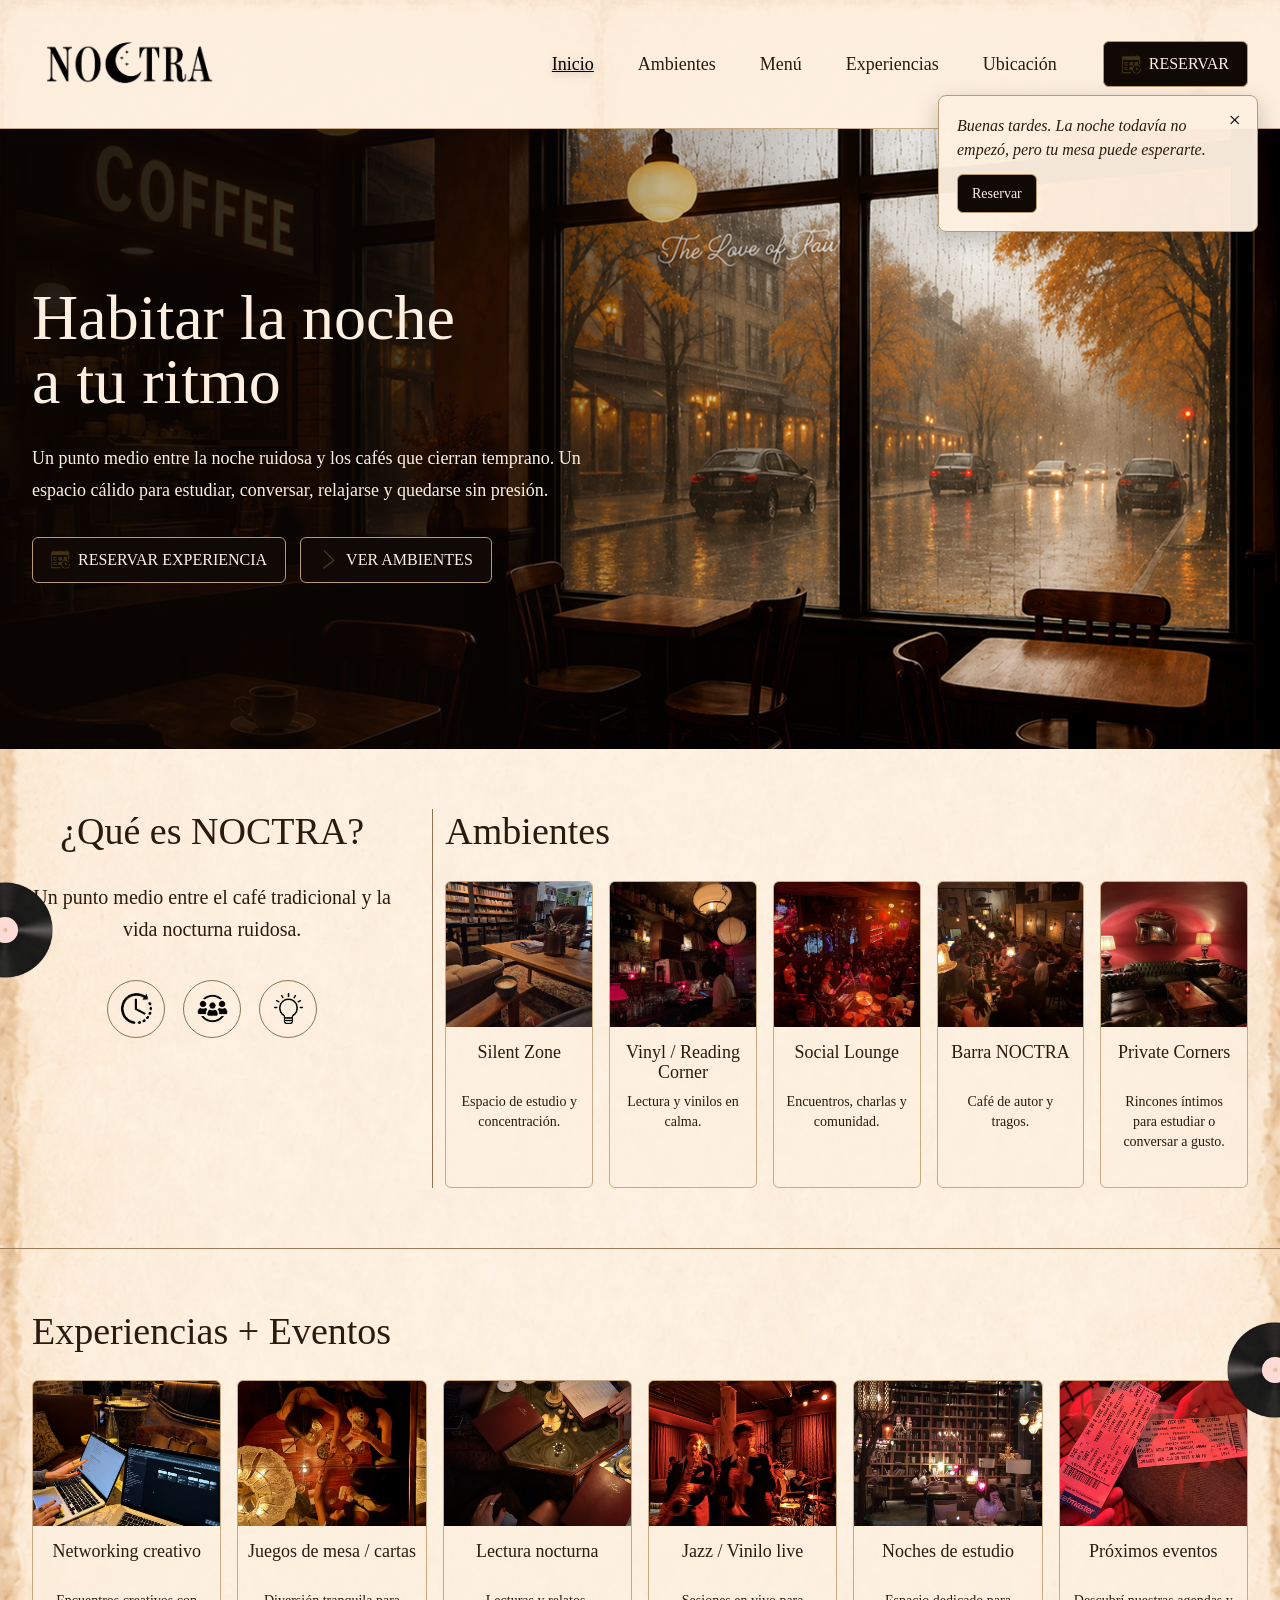
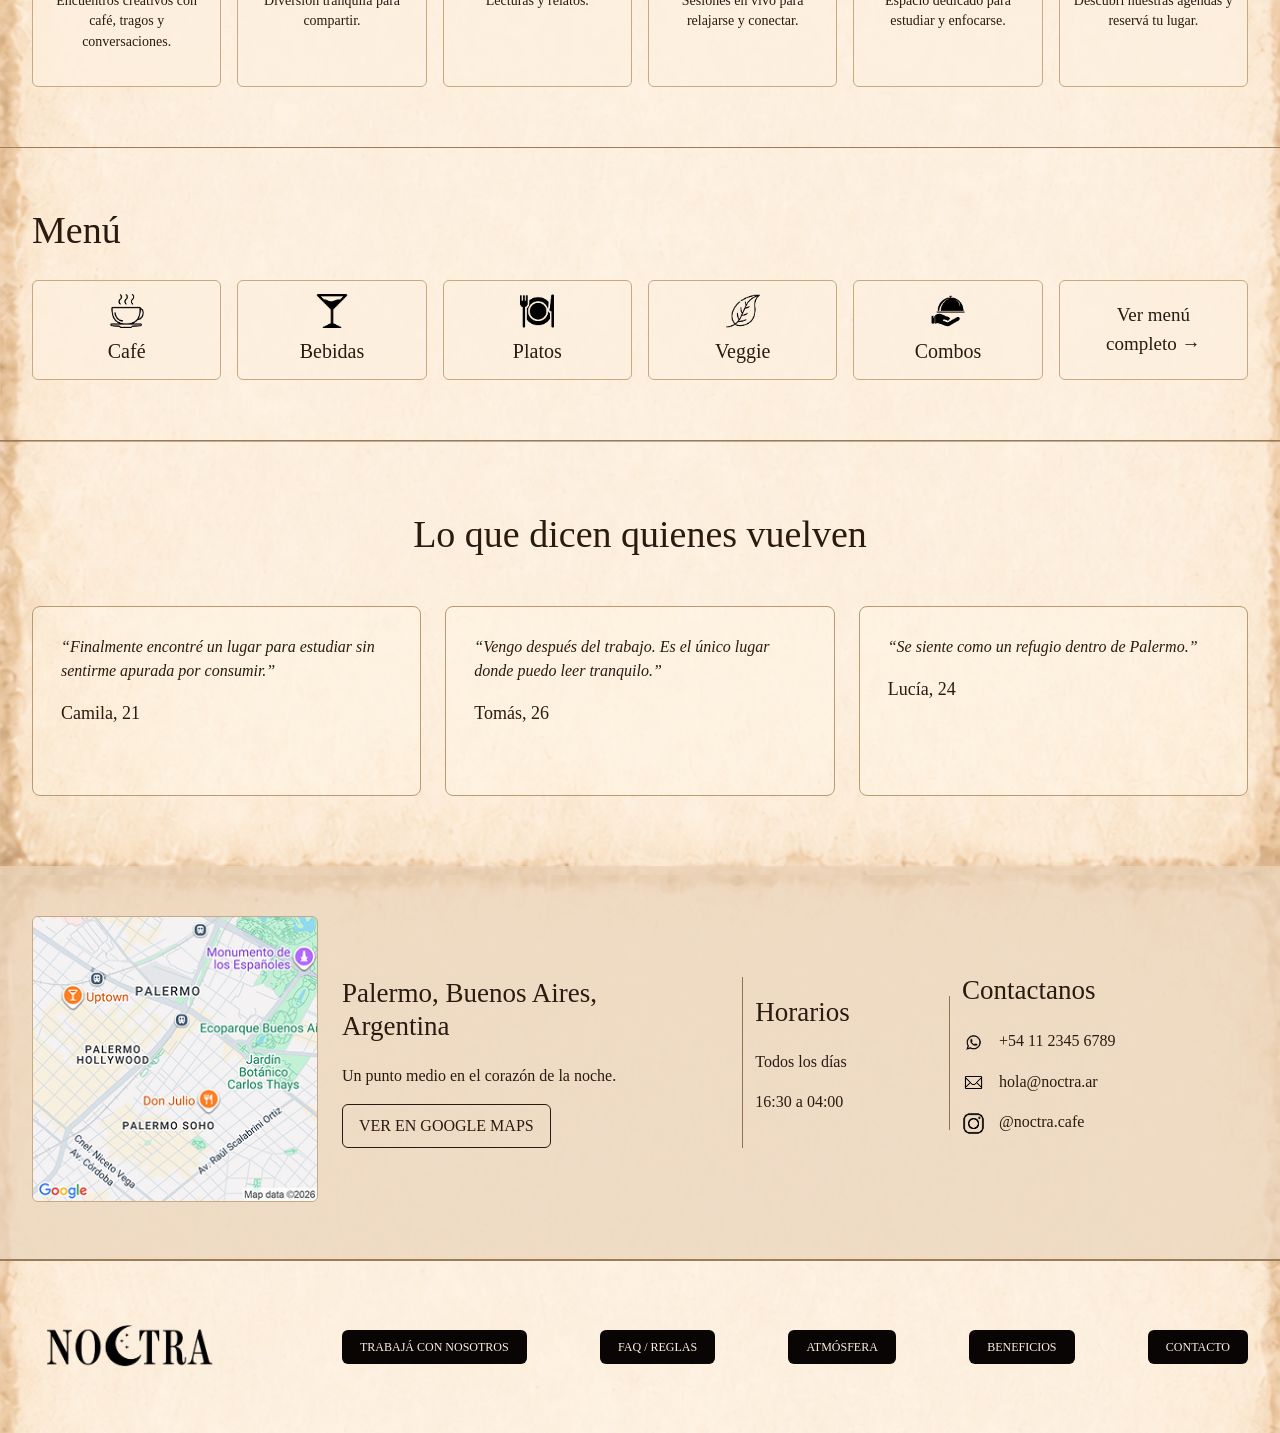
<file: index.html>
<!DOCTYPE html>
<html lang="es">
<head>
  <meta charset="UTF-8">
  <meta name="viewport" content="width=device-width, initial-scale=1.0">
  <title>NOCTRA | Inicio</title>

  <link href="https://cdn.jsdelivr.net/npm/bootstrap@5.3.3/dist/css/bootstrap.min.css" rel="stylesheet">
  <link rel="stylesheet" href="style.css">
</head>

<body>

  <img src="img/disco1.png" alt="" class="vinilo vinilo-izq">
  <img src="img/disco1.png" alt="" class="vinilo vinilo-der">

  <header class="header-noctra">
    <nav class="navbar navbar-expand-lg">
      <div class="contenedor-noctra nav-contenido">

        <a class="navbar-brand logo-link" href="index.html">
          <img src="img/logo-noctra.png" alt="NOCTRA" class="logo-img">
        </a>

        <button class="navbar-toggler" type="button" data-bs-toggle="collapse" data-bs-target="#menuPrincipal">
          <span class="navbar-toggler-icon"></span>
        </button>

        <div class="collapse navbar-collapse justify-content-end" id="menuPrincipal">
          <ul class="navbar-nav">
            <li class="nav-item"><a class="nav-link active" href="index.html">Inicio</a></li>
            <li class="nav-item"><a class="nav-link" href="ambientes.html">Ambientes</a></li>
            <li class="nav-item"><a class="nav-link" href="menu.html">Menú</a></li>
            <li class="nav-item"><a class="nav-link" href="experiencias.html">Experiencias</a></li>
            <li class="nav-item"><a class="nav-link" href="ubicacion.html">Ubicación</a></li>
          </ul>

          <a class="btn btn-reservar ms-lg-4 mt-3 mt-lg-0" href="contacto.html">
            <img src="img/calendario.png" alt="" class="icono-btn">
            RESERVAR
          </a>
        </div>

      </div>
    </nav>
  </header>

  <main>

    <section class="hero">
  <div class="contenedor-noctra hero-contenedor">

    <div class="hero-capa">
      <div class="hero-texto">
        <h1>Habitar la noche<br>a tu ritmo</h1>

        <p>
          Un punto medio entre la noche ruidosa y los cafés que cierran temprano.
          Un espacio cálido para estudiar, conversar, relajarse y quedarse sin presión.
        </p>

        <a href="contacto.html" class="btn btn-noctra-accion">
          <img src="img/calendario.png" alt="" class="icono-btn">
          RESERVAR EXPERIENCIA
        </a>

        <a href="ambientes.html" class="btn btn-noctra-accion">
          <img src="img/flecha.png" alt="" class="icono-btn">
          VER AMBIENTES
        </a>
      </div>
    </div>

  </div>
</section>

    <section class="seccion">
      <div class="contenedor-noctra">
        <div class="row">

          <div class="col-lg-4 que-es">
            <h2>¿Qué es NOCTRA?</h2>
            <p>Un punto medio entre el café tradicional y la vida nocturna ruidosa.</p>

            <div class="iconos-info">
              <div class="icono-circulo"><img src="img/icono-tiempo.png" alt="Sin apuro"></div>
              <div class="icono-circulo"><img src="img/icono-comunidad.png" alt="Comunidad"></div>
              <div class="icono-circulo"><img src="img/icono-luz.png" alt="Espacios pensados"></div>
            </div>
          </div>

          <div class="col-lg-8">
            <h2>Ambientes</h2>

            <div class="row g-3">
              <div class="col-6 col-md">
                <a href="ambientes.html" class="card-noctra">
                  <img src="img/ambiente1.jpg" alt="Silent Zone">
                  <h3>Silent Zone</h3>
                  <p>Espacio de estudio y concentración.</p>
                </a>
              </div>

              <div class="col-6 col-md">
                <a href="ambientes.html" class="card-noctra">
                  <img src="img/ambiente2.jpg" alt="Vinyl Reading Corner">
                  <h3>Vinyl / Reading Corner</h3>
                  <p>Lectura y vinilos en calma.</p>
                </a>
              </div>

              <div class="col-6 col-md">
                <a href="ambientes.html" class="card-noctra">
                  <img src="img/ambiente3.jpg" alt="Social Lounge">
                  <h3>Social Lounge</h3>
                  <p>Encuentros, charlas y comunidad.</p>
                </a>
              </div>

              <div class="col-6 col-md">
                <a href="ambientes.html" class="card-noctra">
                  <img src="img/ambiente4.jpg" alt="Barra NOCTRA">
                  <h3>Barra NOCTRA</h3>
                  <p>Café de autor y tragos.</p>
                </a>
              </div>

              <div class="col-6 col-md">
                <a href="ambientes.html" class="card-noctra">
                  <img src="img/ambiente5.jpg" alt="Private Corners">
                  <h3>Private Corners</h3>
                  <p>Rincones íntimos para estudiar o conversar a gusto.</p>
                </a>
              </div>
            </div>

          </div>

        </div>
      </div>
    </section>

    <section class="seccion">
      <div class="contenedor-noctra">
        <h2>Experiencias + Eventos</h2>

        <div class="row g-3">

          <div class="col-6 col-md-4 col-lg-2">
            <a href="experiencias.html" class="card-noctra">
              <img src="img/experiencia1.jpg" alt="Networking creativo">
              <h3>Networking creativo</h3>
              <p>Encuentros creativos con café, tragos y conversaciones.</p>
            </a>
          </div>

          <div class="col-6 col-md-4 col-lg-2">
            <a href="experiencias.html" class="card-noctra">
              <img src="img/experiencia2.jpg" alt="Juegos de mesa">
              <h3>Juegos de mesa / cartas</h3>
              <p>Diversión tranquila para compartir.</p>
            </a>
          </div>

          <div class="col-6 col-md-4 col-lg-2">
            <a href="experiencias.html" class="card-noctra">
              <img src="img/experiencia3.jpg" alt="Lectura nocturna">
              <h3>Lectura nocturna</h3>
              <p>Lecturas y relatos.</p>
            </a>
          </div>

          <div class="col-6 col-md-4 col-lg-2">
            <a href="experiencias.html" class="card-noctra">
              <img src="img/experiencia4.jpg" alt="Jazz Vinilo">
              <h3>Jazz / Vinilo live</h3>
              <p>Sesiones en vivo para relajarse y conectar.</p>
            </a>
          </div>

          <div class="col-6 col-md-4 col-lg-2">
            <a href="experiencias.html" class="card-noctra">
              <img src="img/experiencia5.jpg" alt="Noches de estudio">
              <h3>Noches de estudio</h3>
              <p>Espacio dedicado para estudiar y enfocarse.</p>
            </a>
          </div>

          <div class="col-6 col-md-4 col-lg-2">
            <a href="experiencias.html" class="card-noctra">
              <img src="img/experiencia6.jpg" alt="Próximos eventos">
              <h3>Próximos eventos</h3>
              <p>Descubrí nuestras agendas y reservá tu lugar.</p>
            </a>
          </div>

        </div>
      </div>
    </section>

    <section class="seccion">
      <div class="contenedor-noctra">
        <h2>Menú</h2>

        <div class="row g-3">
          <div class="col-6 col-md-2">
            <a href="menu.html" class="menu-box">
              <img src="img/icono-cafe.png" alt="">
              <span>Café</span>
            </a>
          </div>

          <div class="col-6 col-md-2">
            <a href="menu.html" class="menu-box">
              <img src="img/icono-bebidas.png" alt="">
              <span>Bebidas</span>
            </a>
          </div>

          <div class="col-6 col-md-2">
            <a href="menu.html" class="menu-box">
              <img src="img/icono-platos.png" alt="">
              <span>Platos</span>
            </a>
          </div>

          <div class="col-6 col-md-2">
            <a href="menu.html" class="menu-box">
              <img src="img/icono-veggie.png" alt="">
              <span>Veggie</span>
            </a>
          </div>

          <div class="col-6 col-md-2">
            <a href="menu.html" class="menu-box">
              <img src="img/icono-combos.png" alt="">
              <span>Combos</span>
            </a>
          </div>

          <div class="col-6 col-md-2">
            <a href="menu.html" class="menu-box menu-completo">
              Ver menú<br>completo →
            </a>
          </div>
        </div>
      </div>
    </section>
<section class="seccion-opiniones">
  <div class="contenedor-noctra">
    <h2>Lo que dicen quienes vuelven</h2>

    <div class="row g-4 mt-3">
      <div class="col-md-4">
        <div class="opinion-card">
          <p>“Finalmente encontré un lugar para estudiar sin sentirme apurada por consumir.”</p>
          <h4>Camila, 21</h4>
        </div>
      </div>

      <div class="col-md-4">
        <div class="opinion-card">
          <p>“Vengo después del trabajo. Es el único lugar donde puedo leer tranquilo.”</p>
          <h4>Tomás, 26</h4>
        </div>
      </div>

      <div class="col-md-4">
        <div class="opinion-card">
          <p>“Se siente como un refugio dentro de Palermo.”</p>
          <h4>Lucía, 24</h4>
        </div>
      </div>
    </div>
  </div>
</section>
    <section class="ubicacion">
      <div class="contenedor-noctra">
        <div class="row g-4 align-items-center">

          <div class="col-md-3">
            <a class="mapa-link-noctra" href="https://www.google.com/maps/search/Palermo,+Buenos+Aires,+Argentina" target="_blank">
  <img src="img/mapa.jpg" alt="Mapa de Palermo" class="mapa">
</a>
          </div>

          <div class="col-md-4 info-ubi">
            <h3>Palermo, Buenos Aires,<br>Argentina</h3>
            <p>Un punto medio en el corazón de la noche.</p>
            <a class="btn btn-mapa" href="https://www.google.com/maps/search/Palermo,+Buenos+Aires,+Argentina" target="_blank">
              VER EN GOOGLE MAPS
            </a>
          </div>

          <div class="col-md-2 info-ubi">
            <h3>Horarios</h3>
            <p>Todos los días</p>
            <p>16:30 a 04:00</p>
          </div>

          <div class="col-md-3 info-contacto">
  <h3>Contactanos</h3>

  <a class="link-contacto-noctra" href="https://wa.me/541123456789" target="_blank">
    <p><img src="img/icono-whatsapp.png" alt=""> +54 11 2345 6789</p>
  </a>

  <a class="link-contacto-noctra" href="https://www.google.com">
    <p><img src="img/icono-mail.png" alt=""> hola@noctra.ar</p>
  </a>

  <a class="link-contacto-noctra" href="https://www.instagram.com" target="_blank">
    <p><img src="img/icono-instagram.png" alt=""> @noctra.cafe</p>
  </a>
</div>

        </div>
      </div>
    </section>

  </main>

  <footer class="footer-noctra">
  <div class="contenedor-noctra">
    <div class="row align-items-center">

      <div class="col-lg-3">
        <a href="index.html">
          <img src="img/logo-noctra.png" alt="NOCTRA" class="footer-logo">
        </a>
      </div>

      <div class="col-lg-9 footer-links">
        <a href="contacto.html#trabaja">TRABAJÁ CON NOSOTROS</a>
        <a href="contacto.html#faq">FAQ / REGLAS</a>
        <a href="contacto.html#atmosfera">ATMÓSFERA</a>
        <a href="contacto.html#beneficios">BENEFICIOS</a>
        <a href="contacto.html#reservas">CONTACTO</a>
        
      </div>

    </div>
  </div>
</footer>

  <script src="https://cdn.jsdelivr.net/npm/bootstrap@5.3.3/dist/js/bootstrap.bundle.min.js"></script>
  <script src="script.js"></script>

</body>
</html>
</file>
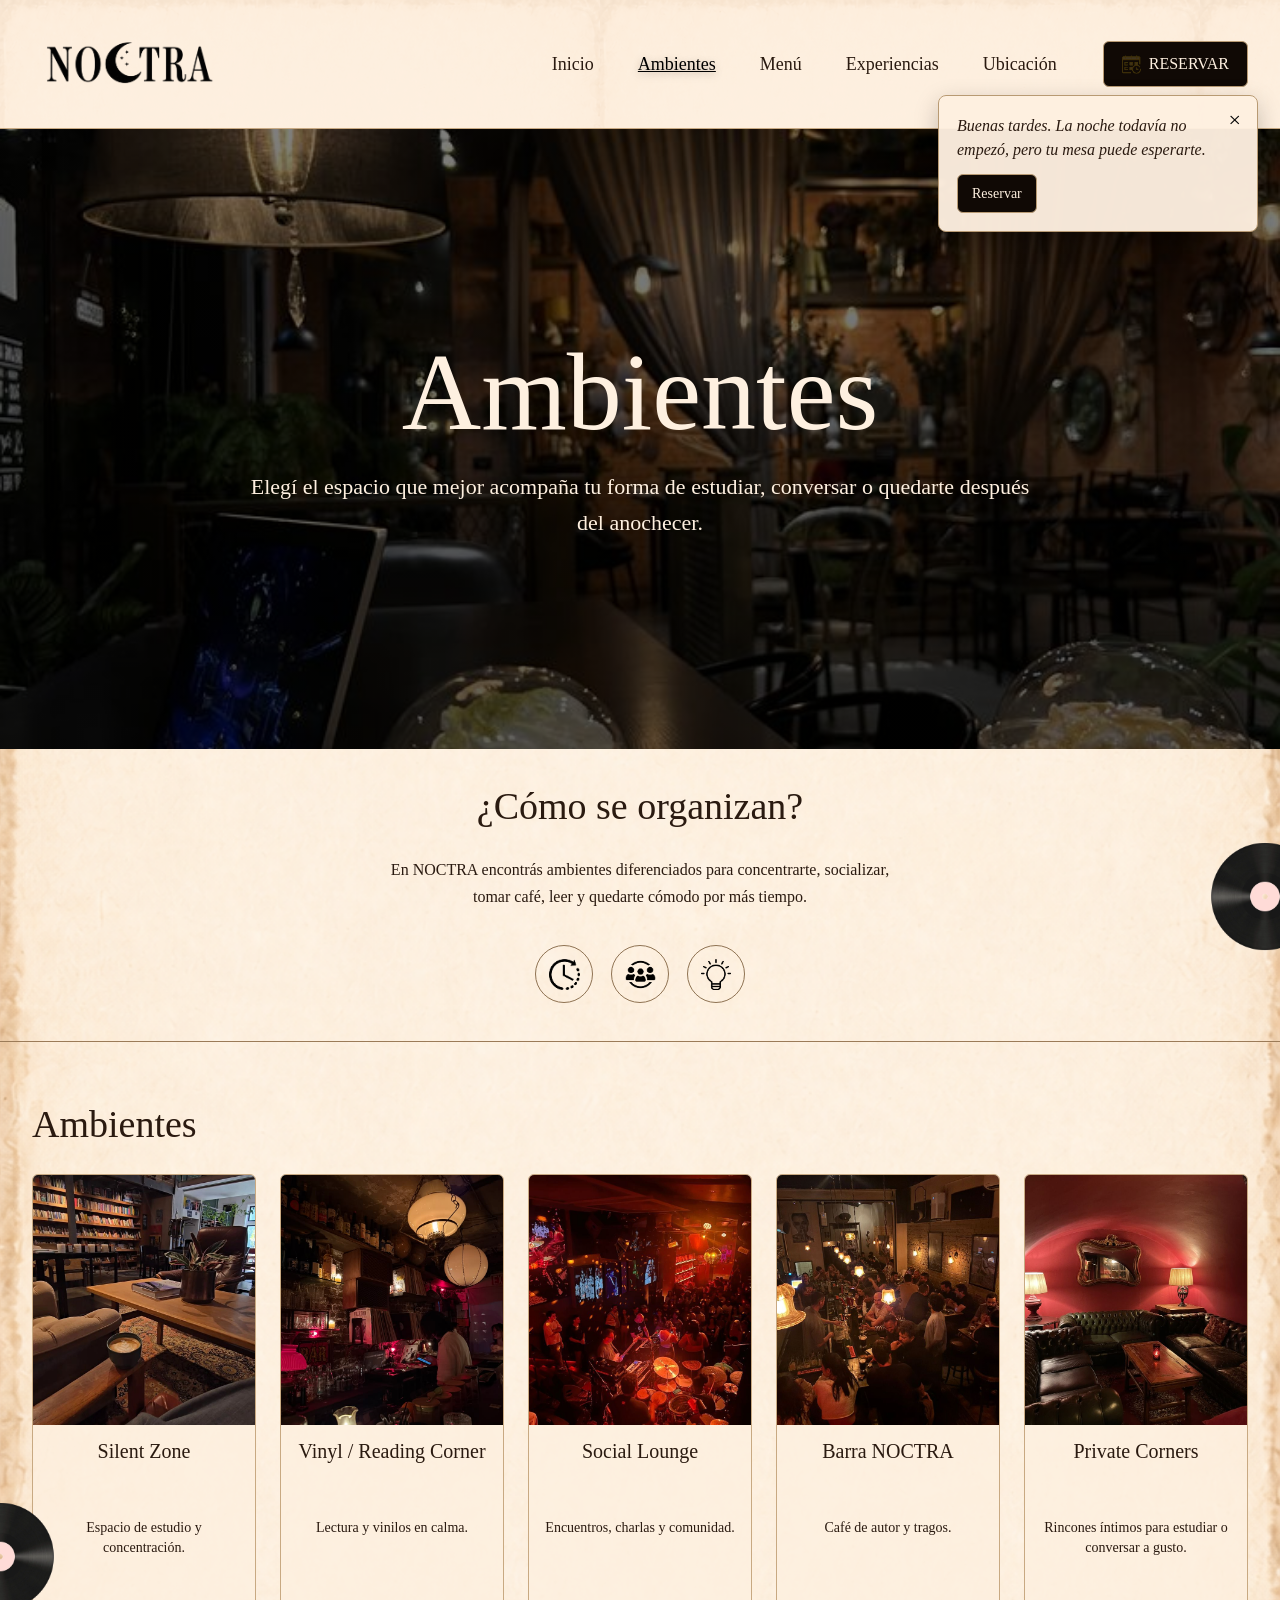
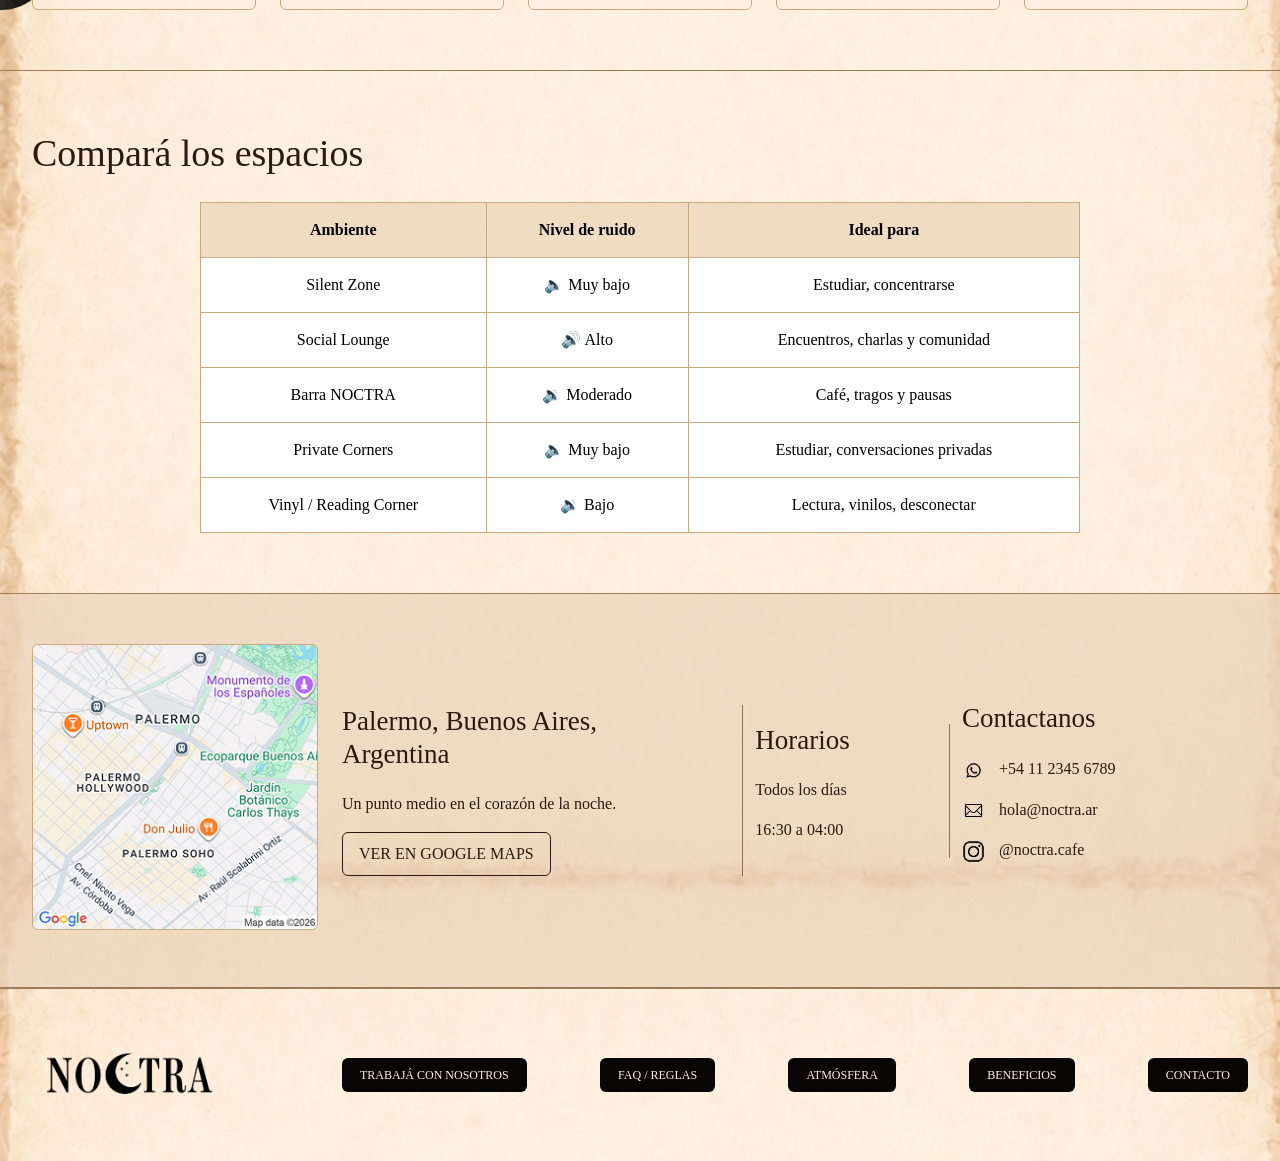
<file: ambientes.html>
<!DOCTYPE html>
<html lang="es">
<head>
  <meta charset="UTF-8">
  <meta name="viewport" content="width=device-width, initial-scale=1.0">
  <title>NOCTRA | Ambientes</title>

  <link href="https://cdn.jsdelivr.net/npm/bootstrap@5.3.3/dist/css/bootstrap.min.css" rel="stylesheet">
  <link rel="stylesheet" href="style.css">
</head>

<body>

  <img src="img/disco1.png" alt="" class="vinilo vinilo-ambientes-arriba">
  <img src="img/disco1.png" alt="" class="vinilo vinilo-ambientes-abajo">

  <header class="header-noctra">
    <nav class="navbar navbar-expand-lg">
      <div class="contenedor-noctra nav-contenido">

        <a class="navbar-brand logo-link" href="index.html">
          <img src="img/logo-noctra.png" alt="NOCTRA" class="logo-img">
        </a>

        <button class="navbar-toggler" type="button" data-bs-toggle="collapse" data-bs-target="#menuPrincipal">
          <span class="navbar-toggler-icon"></span>
        </button>

        <div class="collapse navbar-collapse justify-content-end" id="menuPrincipal">
          <ul class="navbar-nav">
            <li class="nav-item"><a class="nav-link" href="index.html">Inicio</a></li>
            <li class="nav-item"><a class="nav-link active" href="ambientes.html">Ambientes</a></li>
            <li class="nav-item"><a class="nav-link" href="menu.html">Menú</a></li>
            <li class="nav-item"><a class="nav-link" href="experiencias.html">Experiencias</a></li>
            <li class="nav-item"><a class="nav-link" href="ubicacion.html">Ubicación</a></li>
          </ul>

          <a class="btn btn-reservar ms-lg-4 mt-3 mt-lg-0" href="contacto.html">
            <img src="img/calendario.png" alt="" class="icono-btn">
            RESERVAR
          </a>
        </div>

      </div>
    </nav>
  </header>

  <main>

    <section class="hero-ambientes">
      <div class="contenedor-noctra hero-ambientes-contenido">
        <h1>Ambientes</h1>
        <p>Elegí el espacio que mejor acompaña tu forma de estudiar, conversar o quedarte después del anochecer.</p>
      </div>
    </section>

    <section class="seccion">
      <div class="contenedor-noctra text-center">

        <h2>¿Cómo se organizan?</h2>
        <p class="texto-corto">
          En NOCTRA encontrás ambientes diferenciados para concentrarte, socializar, tomar café,
          leer y quedarte cómodo por más tiempo.
        </p>

        <div class="iconos-info justify-content-center">
          <div class="icono-circulo"><img src="img/icono-tiempo.png" alt="Sin apuro"></div>
          <div class="icono-circulo"><img src="img/icono-comunidad.png" alt="Comunidad"></div>
          <div class="icono-circulo"><img src="img/icono-luz.png" alt="Espacios pensados"></div>
        </div>

      </div>
    </section>

    <section class="seccion">
      <div class="contenedor-noctra">

        <h2>Ambientes</h2>

        <div class="row g-4">

          <div class="col-12 col-md">
            <div class="card-noctra card-ambiente-grande">
              <img src="img/ambiente1.jpg" alt="Silent Zone">
              <h3>Silent Zone</h3>
              <p>Espacio de estudio y concentración.</p>
            </div>
          </div>

          <div class="col-12 col-md">
            <div class="card-noctra card-ambiente-grande">
              <img src="img/ambiente2.jpg" alt="Vinyl Reading Corner">
              <h3>Vinyl / Reading Corner</h3>
              <p>Lectura y vinilos en calma.</p>
            </div>
          </div>

          <div class="col-12 col-md">
            <div class="card-noctra card-ambiente-grande">
              <img src="img/ambiente3.jpg" alt="Social Lounge">
              <h3>Social Lounge</h3>
              <p>Encuentros, charlas y comunidad.</p>
            </div>
          </div>

          <div class="col-12 col-md">
            <div class="card-noctra card-ambiente-grande">
              <img src="img/ambiente4.jpg" alt="Barra NOCTRA">
              <h3>Barra NOCTRA</h3>
              <p>Café de autor y tragos.</p>
            </div>
          </div>

          <div class="col-12 col-md">
            <div class="card-noctra card-ambiente-grande">
              <img src="img/ambiente5.jpg" alt="Private Corners">
              <h3>Private Corners</h3>
              <p>Rincones íntimos para estudiar o conversar a gusto.</p>
            </div>
          </div>

        </div>

      </div>
    </section>

    <section class="seccion">
      <div class="contenedor-noctra">

        <h2>Compará los espacios</h2>

        <div class="table-responsive">
          <table class="table tabla-noctra">
            <thead>
              <tr>
                <th>Ambiente</th>
                <th>Nivel de ruido</th>
                <th>Ideal para</th>
              </tr>
            </thead>

            <tbody>
              <tr>
                <td>Silent Zone</td>
                <td>🔈 Muy bajo</td>
                <td>Estudiar, concentrarse</td>
              </tr>

              <tr>
                <td>Social Lounge</td>
                <td>🔊 Alto</td>
                <td>Encuentros, charlas y comunidad</td>
              </tr>

              <tr>
                <td>Barra NOCTRA</td>
                <td>🔉 Moderado</td>
                <td>Café, tragos y pausas</td>
              </tr>

              <tr>
                <td>Private Corners</td>
                <td>🔈 Muy bajo</td>
                <td>Estudiar, conversaciones privadas</td>
              </tr>

              <tr>
                <td>Vinyl / Reading Corner</td>
                <td>🔉 Bajo</td>
                <td>Lectura, vinilos, desconectar</td>
              </tr>
            </tbody>
          </table>
        </div>

      </div>
    </section>

    <section class="ubicacion">
      <div class="contenedor-noctra">
        <div class="row g-4 align-items-center">

          <div class="col-md-3">
            <a class="mapa-link-noctra" href="https://www.google.com/maps/search/Palermo,+Buenos+Aires,+Argentina" target="_blank">
  <img src="img/mapa.jpg" alt="Mapa de Palermo" class="mapa">
</a>
          </div>

          <div class="col-md-4 info-ubi">
            <h3>Palermo, Buenos Aires,<br>Argentina</h3>
            <p>Un punto medio en el corazón de la noche.</p>
            <a class="btn btn-mapa" href="https://www.google.com/maps/search/Palermo,+Buenos+Aires,+Argentina" target="_blank">
              VER EN GOOGLE MAPS
            </a>
          </div>

          <div class="col-md-2 info-ubi">
            <h3>Horarios</h3>
            <p>Todos los días</p>
            <p>16:30 a 04:00</p>
          </div>

          <div class="col-md-3 info-contacto">
  <h3>Contactanos</h3>

 <a class="link-contacto-noctra" href="https://wa.me/541123456789" target="_blank">
    <p><img src="img/icono-whatsapp.png" alt=""> +54 11 2345 6789</p>
  </a>

  <a class="link-contacto-noctra" href="https://www.google.com">
    <p><img src="img/icono-mail.png" alt=""> hola@noctra.ar</p>
  </a>

  <a class="link-contacto-noctra" href="https://www.instagram.com" target="_blank">
    <p><img src="img/icono-instagram.png" alt=""> @noctra.cafe</p>
  </a>
</div>

        </div>
      </div>
    </section>

  </main>

  <footer class="footer-noctra">
  <div class="contenedor-noctra">
    <div class="row align-items-center">

      <div class="col-lg-3">
        <a href="index.html">
          <img src="img/logo-noctra.png" alt="NOCTRA" class="footer-logo">
        </a>
      </div>

      <div class="col-lg-9 footer-links">
        <a href="contacto.html#trabaja">TRABAJÁ CON NOSOTROS</a>
        <a href="contacto.html#faq">FAQ / REGLAS</a>
        <a href="contacto.html#atmosfera">ATMÓSFERA</a>
        <a href="contacto.html#beneficios">BENEFICIOS</a>
        <a href="contacto.html#reservas">CONTACTO</a>
      </div>

    </div>
  </div>
</footer>
<script src="script.js"></script>

  <script src="https://cdn.jsdelivr.net/npm/bootstrap@5.3.3/dist/js/bootstrap.bundle.min.js"></script>

</body>
</html>
</file>
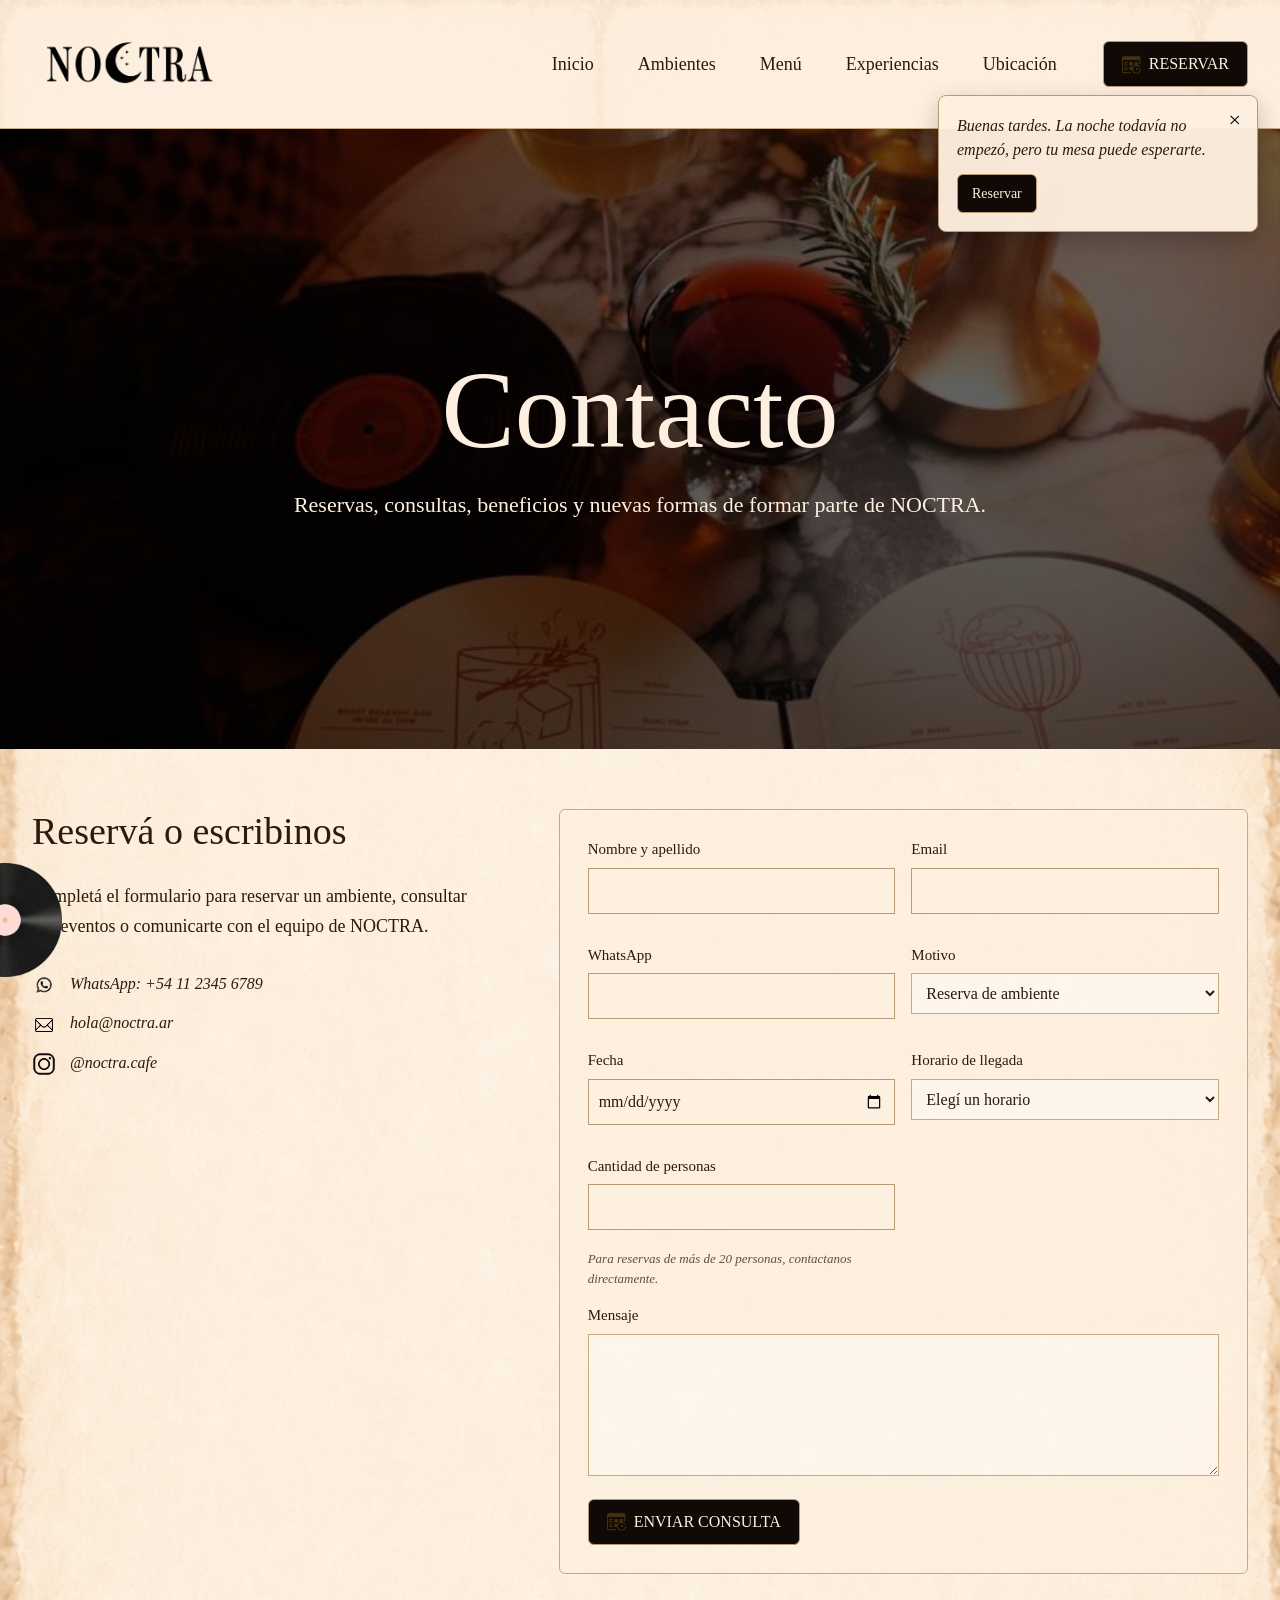
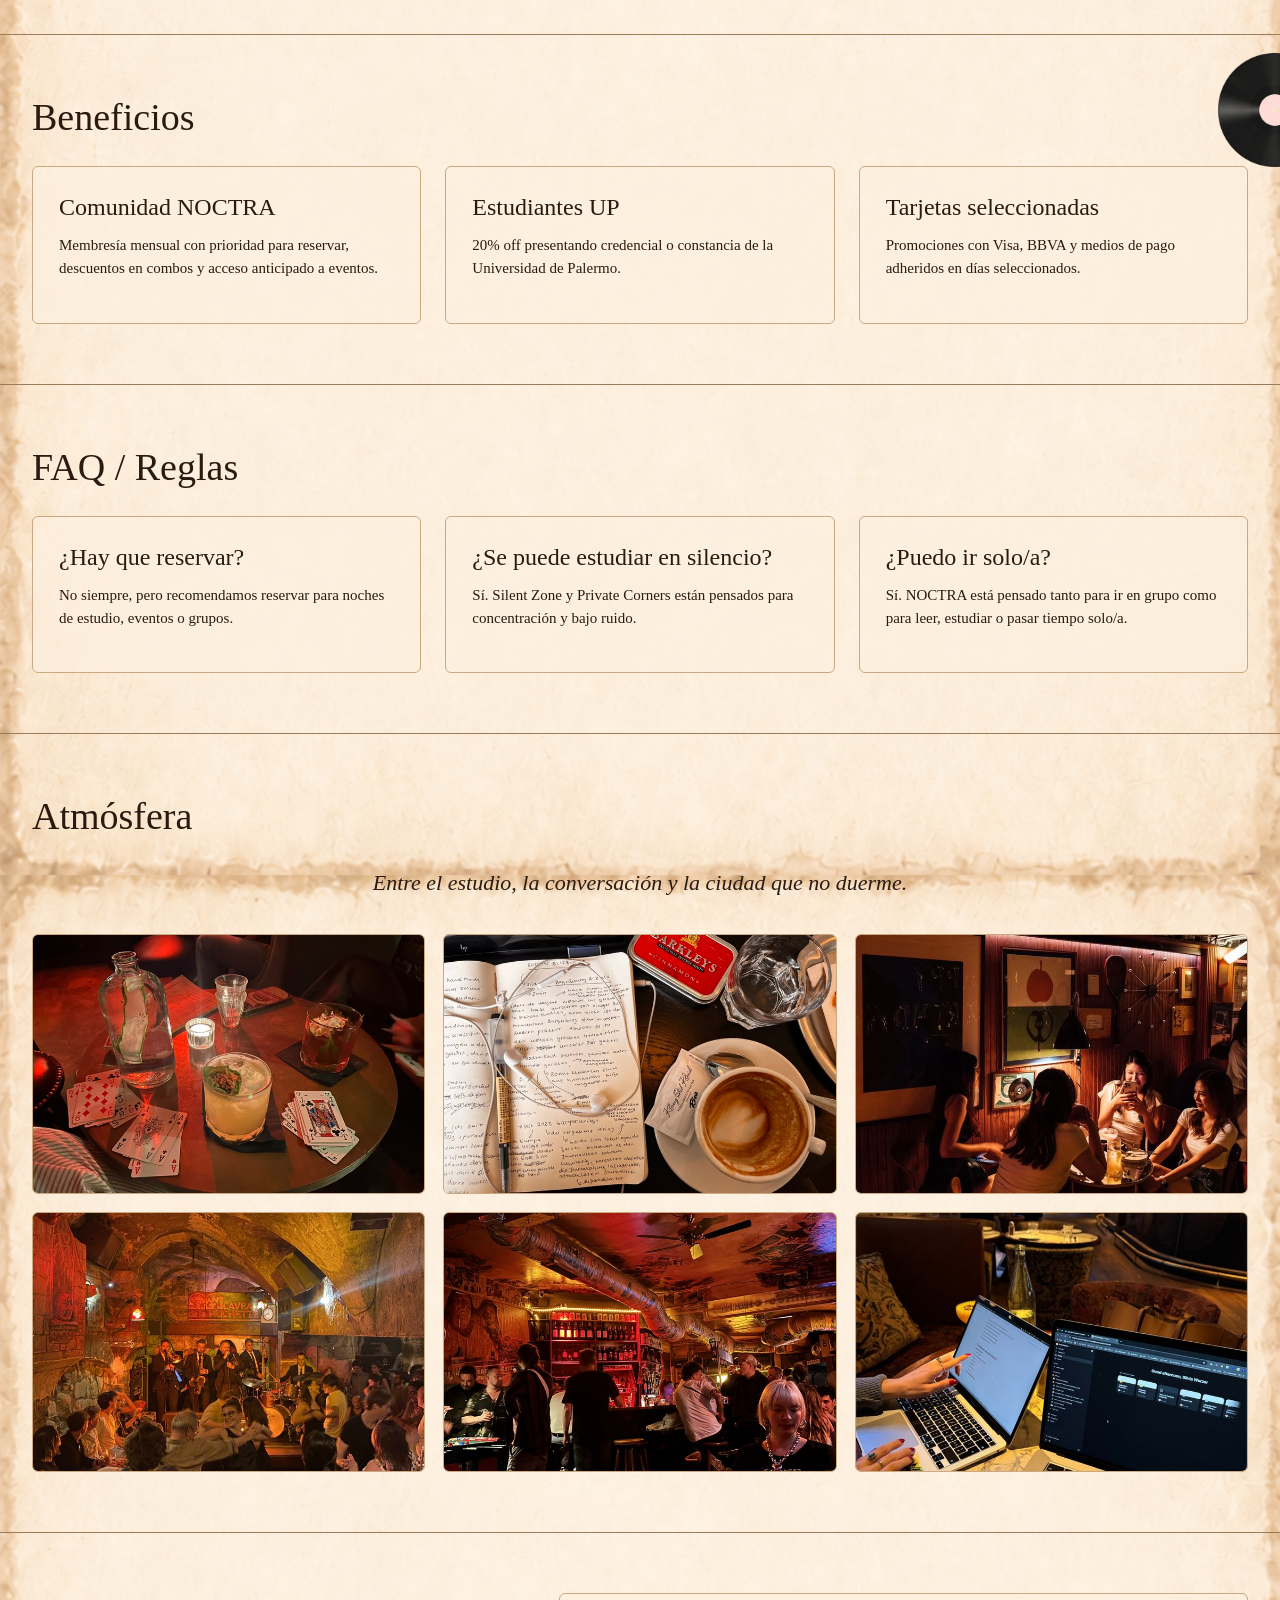
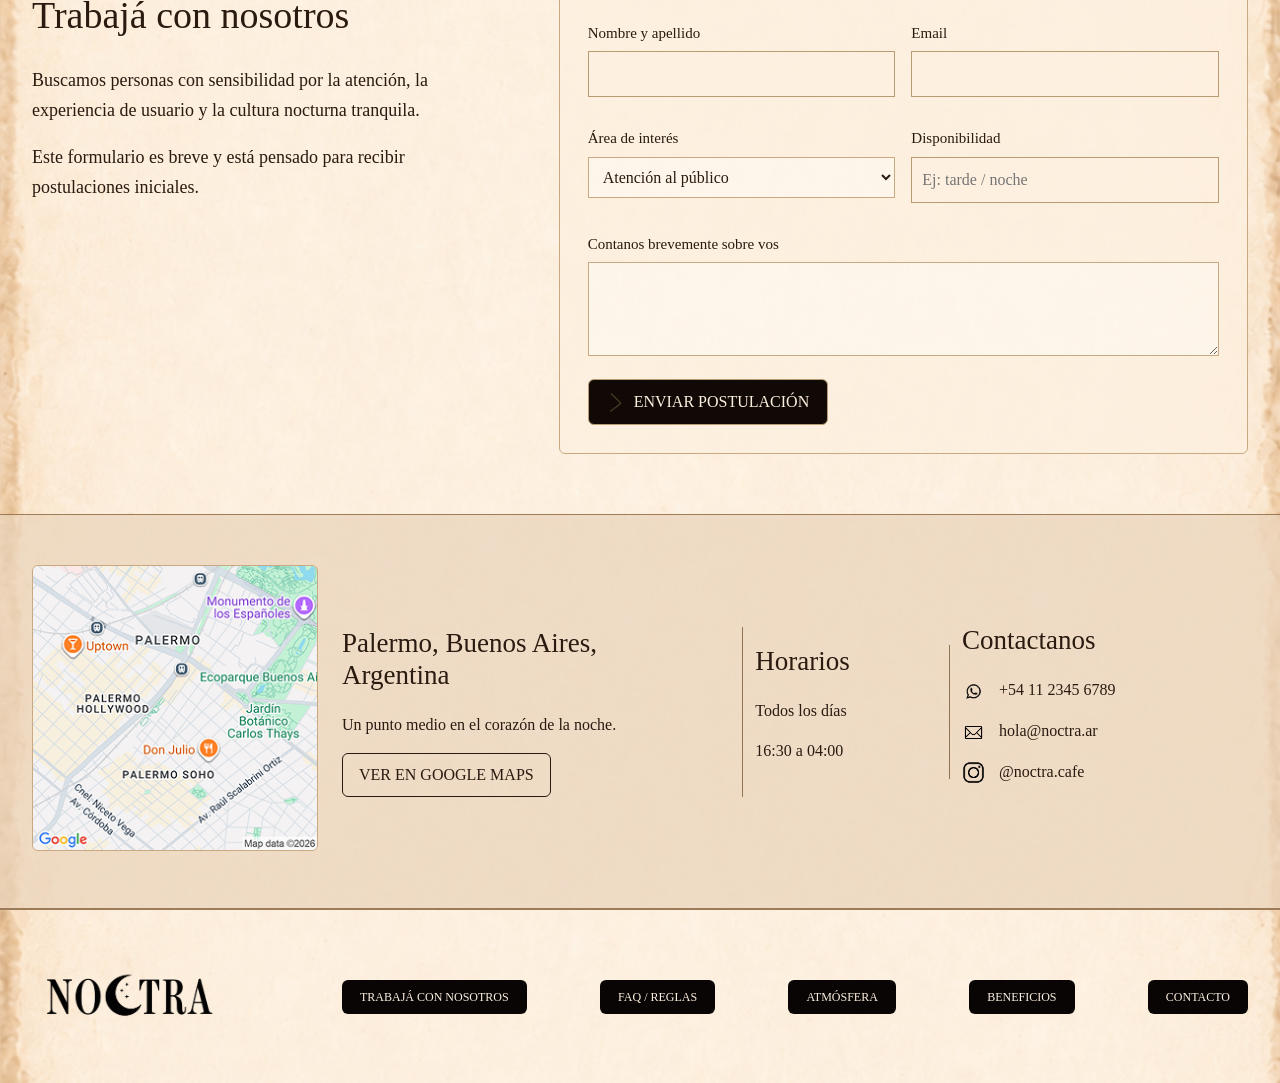
<file: contacto.html>
<!DOCTYPE html>
<html lang="es">
<head>
  <meta charset="UTF-8">
  <meta name="viewport" content="width=device-width, initial-scale=1.0">
  <title>NOCTRA | Contacto</title>

  <link href="https://cdn.jsdelivr.net/npm/bootstrap@5.3.3/dist/css/bootstrap.min.css" rel="stylesheet">
  <link rel="stylesheet" href="style.css">
</head>

<body>

  <img src="img/disco1.png" alt="" class="vinilo vinilo-contacto-izq">
  <img src="img/disco1.png" alt="" class="vinilo vinilo-contacto-der">

  <header class="header-noctra">
    <nav class="navbar navbar-expand-lg">
      <div class="contenedor-noctra nav-contenido">

        <a class="navbar-brand logo-link" href="index.html">
          <img src="img/logo-noctra.png" alt="NOCTRA" class="logo-img">
        </a>

        <button class="navbar-toggler" type="button" data-bs-toggle="collapse" data-bs-target="#menuPrincipal">
          <span class="navbar-toggler-icon"></span>
        </button>

        <div class="collapse navbar-collapse justify-content-end" id="menuPrincipal">
          <ul class="navbar-nav">
            <li class="nav-item"><a class="nav-link" href="index.html">Inicio</a></li>
            <li class="nav-item"><a class="nav-link" href="ambientes.html">Ambientes</a></li>
            <li class="nav-item"><a class="nav-link" href="menu.html">Menú</a></li>
            <li class="nav-item"><a class="nav-link" href="experiencias.html">Experiencias</a></li>
            <li class="nav-item"><a class="nav-link" href="ubicacion.html">Ubicación</a></li>
          </ul>

          <a class="btn btn-reservar ms-lg-4 mt-3 mt-lg-0" href="contacto.html#reservas">
            <img src="img/calendario.png" alt="" class="icono-btn">
            RESERVAR
          </a>
        </div>

      </div>
    </nav>
  </header>

  <main>

    <section class="hero-contacto">
      <div class="contenedor-noctra hero-contacto-contenido">
        <h1>Contacto</h1>
        <p>Reservas, consultas, beneficios y nuevas formas de formar parte de NOCTRA.</p>
      </div>
    </section>

    <section class="seccion contacto-principal" id="reservas">
      <div class="contenedor-noctra">

        <div class="row g-5 align-items-start">

          <div class="col-lg-5">
            <h2>Reservá o escribinos</h2>
            <p class="texto-contacto">
              Completá el formulario para reservar un ambiente, consultar por eventos o comunicarte con el equipo de NOCTRA.
            </p>

            <div class="contacto-datos">

  <a class="link-contacto-noctra" href="https://wa.me/541123456789" target="_blank">
    <p><img src="img/icono-whatsapp.png" alt=""> WhatsApp: +54 11 2345 6789</p>
  </a>

  <a class="link-contacto-noctra" href="mailto:hola@noctra.ar">
    <p><img src="img/icono-mail.png" alt=""> hola@noctra.ar</p>
  </a>

  <a class="link-contacto-noctra" href="https://www.instagram.com/noctra.cafe/" target="_blank">
    <p><img src="img/icono-instagram.png" alt=""> @noctra.cafe</p>
  </a>

</div>
          </div>

          <div class="col-lg-7">
            <form class="formulario-noctra" id="form-reserva-noctra">

              <div class="row g-3">

                <div class="col-md-6">
                  <label for="nombre">Nombre y apellido</label>
                  <input type="text" id="nombre" name="nombre" required>
                </div>

                <div class="col-md-6">
                  <label for="email">Email</label>
                  <input type="email" id="email" name="email" required>
                </div>

                <div class="col-md-6">
                  <label for="telefono">WhatsApp</label>
                  <input type="text" id="telefono" name="telefono">
                </div>

                <div class="col-md-6">
                  <label for="motivo">Motivo</label>
                  <select id="motivo" name="motivo">
                    <option>Reserva de ambiente</option>
                    <option>Reserva de experiencia</option>
                    <option>Beneficios / membresía</option>
                    <option>Consulta general</option>
                  </select>
                </div>

                <div class="col-md-6">
                  <label for="fecha">Fecha</label>
                  <input type="date" id="fecha" name="fecha">
                </div>
                <div class="col-md-6">
  <label for="horario">Horario de llegada</label>
  <select id="horario" name="horario" required>
    <option value="">Elegí un horario</option>
    <option value="16:30">16:30</option>
    <option value="17:00">17:00</option>
    <option value="17:30">17:30</option>
    <option value="18:00">18:00</option>
    <option value="18:30">18:30</option>
    <option value="19:00">19:00</option>
    <option value="19:30">19:30</option>
    <option value="20:00">20:00</option>
    <option value="20:30">20:30</option>
    <option value="21:00">21:00</option>
    <option value="21:30">21:30</option>
    <option value="22:00">22:00</option>
    <option value="22:30">22:30</option>
    <option value="23:00">23:00</option>
    <option value="23:30">23:30</option>
    <option value="00:00">00:00</option>
    <option value="00:30">00:30</option>
    <option value="01:00">01:00</option>
    <option value="01:30">01:30</option>
    <option value="02:00">02:00</option>
    <option value="02:30">02:30</option>
    <option value="03:00">03:00</option>
    <option value="03:30">03:30</option>
  </select>
</div>
                

                <div class="col-md-6">
                  <label for="personas">Cantidad de personas</label>
                  <input type="number" id="personas" name="personas" min="1" max="20" required>
<small class="aviso-formulario">Para reservas de más de 20 personas, contactanos directamente.</small>
                </div>

                <div class="col-12">
                  <label for="mensaje">Mensaje</label>
                  <textarea id="mensaje" name="mensaje" rows="5"></textarea>
                </div>

                <div class="col-12">
                  <button type="submit" class="btn btn-noctra-accion">
                    <img src="img/calendario.png" alt="" class="icono-btn">
                    ENVIAR CONSULTA
                  </button>
                </div>

              </div>

            </form>
          </div>

        </div>

      </div>
    </section>

    <section class="seccion" id="beneficios">
      <div class="contenedor-noctra">
        <h2>Beneficios</h2>

        <div class="row g-4">

          <div class="col-md-4">
            <div class="beneficio-card">
              <h3>Comunidad NOCTRA</h3>
              <p>Membresía mensual con prioridad para reservar, descuentos en combos y acceso anticipado a eventos.</p>
            </div>
          </div>

          <div class="col-md-4">
            <div class="beneficio-card">
              <h3>Estudiantes UP</h3>
              <p>20% off presentando credencial o constancia de la Universidad de Palermo.</p>
            </div>
          </div>

          <div class="col-md-4">
            <div class="beneficio-card">
              <h3>Tarjetas seleccionadas</h3>
              <p>Promociones con Visa, BBVA y medios de pago adheridos en días seleccionados.</p>
            </div>
          </div>

        </div>
      </div>
    </section>

    

    <section class="seccion" id="faq">
      <div class="contenedor-noctra">
        <h2>FAQ / Reglas</h2>

        <div class="row g-4">

          <div class="col-md-4">
            <div class="faq-card">
              <h3>¿Hay que reservar?</h3>
              <p>No siempre, pero recomendamos reservar para noches de estudio, eventos o grupos.</p>
            </div>
          </div>

          <div class="col-md-4">
            <div class="faq-card">
              <h3>¿Se puede estudiar en silencio?</h3>
              <p>Sí. Silent Zone y Private Corners están pensados para concentración y bajo ruido.</p>
            </div>
          </div>

          <div class="col-md-4">
            <div class="faq-card">
              <h3>¿Puedo ir solo/a?</h3>
              <p>Sí. NOCTRA está pensado tanto para ir en grupo como para leer, estudiar o pasar tiempo solo/a.</p>
            </div>
          </div>

        </div>
      </div>
    </section>

    <section class="seccion" id="atmosfera">
      <div class="contenedor-noctra">
        <h2>Atmósfera</h2>
<p class="frase-atmosfera">
  Entre el estudio, la conversación y la ciudad que no duerme.
</p>
        <div class="galeria-noctra">
          <img src="img/galeria1.jpg" alt="Atmósfera NOCTRA">
          <img src="img/galeria2.jpg" alt="Atmósfera NOCTRA">
          <img src="img/galeria3.jpg" alt="Atmósfera NOCTRA">
          <img src="img/galeria4.jpg" alt="Atmósfera NOCTRA">
          <img src="img/galeria5.jpg" alt="Atmósfera NOCTRA">
          <img src="img/galeria6.jpg" alt="Atmósfera NOCTRA">
        </div>
      </div>
    </section>
<section class="seccion" id="trabaja">
      <div class="contenedor-noctra">

        <div class="row g-5 align-items-start">

          <div class="col-lg-5">
            <h2>Trabajá con nosotros</h2>
            <p class="texto-contacto">
              Buscamos personas con sensibilidad por la atención, la experiencia de usuario y la cultura nocturna tranquila.
            </p>
            <p class="texto-contacto">
              Este formulario es breve y está pensado para recibir postulaciones iniciales.
            </p>
          </div>

          <div class="col-lg-7">
            <form class="formulario-noctra formulario-trabajo" id="form-postulacion">

              <div class="row g-3">

                <div class="col-md-6">
                  <label for="nombre-trabajo">Nombre y apellido</label>
                  <input type="text" id="nombre-trabajo" name="nombre-trabajo" required>
                </div>

                <div class="col-md-6">
                  <label for="email-trabajo">Email</label>
                  <input type="email" id="email-trabajo" name="email-trabajo" required>
                </div>

                <div class="col-md-6">
                  <label for="area">Área de interés</label>
                  <select id="area" name="area">
                    <option>Atención al público</option>
                    <option>Barra / café</option>
                    <option>Eventos</option>
                    <option>Comunicación / redes</option>
                  </select>
                </div>

                <div class="col-md-6">
                  <label for="disponibilidad">Disponibilidad</label>
                  <input type="text" id="disponibilidad" name="disponibilidad" placeholder="Ej: tarde / noche">
                </div>

                <div class="col-12">
                  <label for="mensaje-trabajo">Contanos brevemente sobre vos</label>
                  <textarea id="mensaje-trabajo" name="mensaje-trabajo" rows="3"></textarea>
                </div>

                <div class="col-12">
                  <button type="submit" class="btn btn-noctra-accion">
                    <img src="img/flecha.png" alt="" class="icono-btn">
                    ENVIAR POSTULACIÓN
                  </button>
                </div>

              </div>

            </form>
          </div>

        </div>

      </div>
    </section>
    <section class="ubicacion">
  <div class="contenedor-noctra">
    <div class="row g-4 align-items-center">

      <div class="col-md-3">
        <a class="mapa-link-noctra" href="https://www.google.com/maps/search/Palermo,+Buenos+Aires,+Argentina" target="_blank">
  <img src="img/mapa.jpg" alt="Mapa de Palermo" class="mapa">
</a>
      </div>

      <div class="col-md-4 info-ubi">
        <h3>Palermo, Buenos Aires,<br>Argentina</h3>
        <p>Un punto medio en el corazón de la noche.</p>
        <a class="btn btn-mapa" href="https://www.google.com/maps/search/Palermo,+Buenos+Aires,+Argentina" target="_blank">
          VER EN GOOGLE MAPS
        </a>
      </div>

      <div class="col-md-2 info-ubi">
        <h3>Horarios</h3>
        <p>Todos los días</p>
        <p>16:30 a 04:00</p>
      </div>

      <div class="col-md-3 info-contacto">
  <h3>Contactanos</h3>

 <a class="link-contacto-noctra" href="https://wa.me/541123456789" target="_blank">
    <p><img src="img/icono-whatsapp.png" alt=""> +54 11 2345 6789</p>
  </a>

  <a class="link-contacto-noctra" href="https://www.google.com">
    <p><img src="img/icono-mail.png" alt=""> hola@noctra.ar</p>
  </a>

  <a class="link-contacto-noctra" href="https://www.instagram.com" target="_blank">
    <p><img src="img/icono-instagram.png" alt=""> @noctra.cafe</p>
  </a>
</div>

    </div>
  </div>
</section>
<form action="gracias.html" method="get"></form>
  </main>

  <footer class="footer-noctra">
  <div class="contenedor-noctra">
    <div class="row align-items-center">

      <div class="col-lg-3">
        <a href="index.html">
          <img src="img/logo-noctra.png" alt="NOCTRA" class="footer-logo">
        </a>
      </div>

      <div class="col-lg-9 footer-links">
        <a href="contacto.html#trabaja">TRABAJÁ CON NOSOTROS</a>
        <a href="contacto.html#faq">FAQ / REGLAS</a>
        <a href="contacto.html#atmosfera">ATMÓSFERA</a>
        <a href="contacto.html#beneficios">BENEFICIOS</a>
        <a href="contacto.html#reservas">CONTACTO</a>
      </div>

    </div>
  </div>
</footer>
<script src="script.js"></script>
  <script src="https://cdn.jsdelivr.net/npm/bootstrap@5.3.3/dist/js/bootstrap.bundle.min.js"></script>

</body>
</html>
</file>
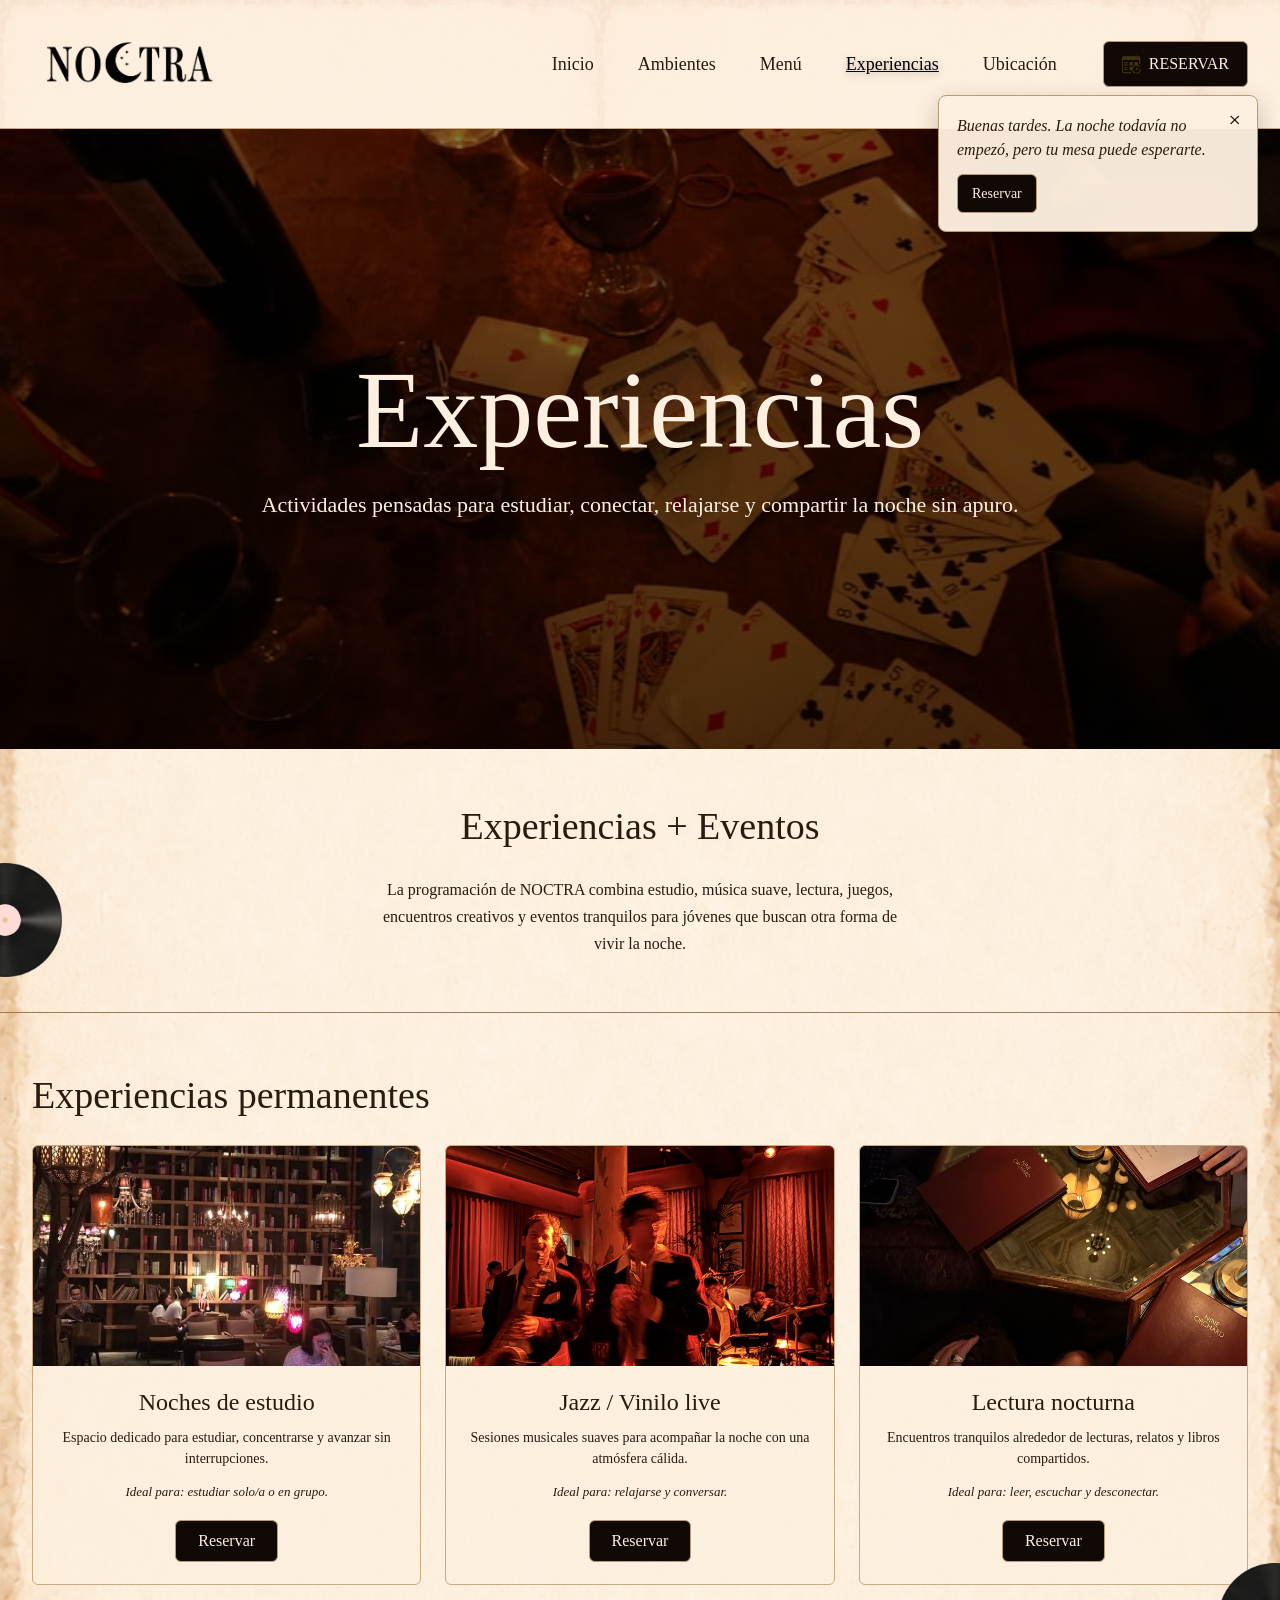
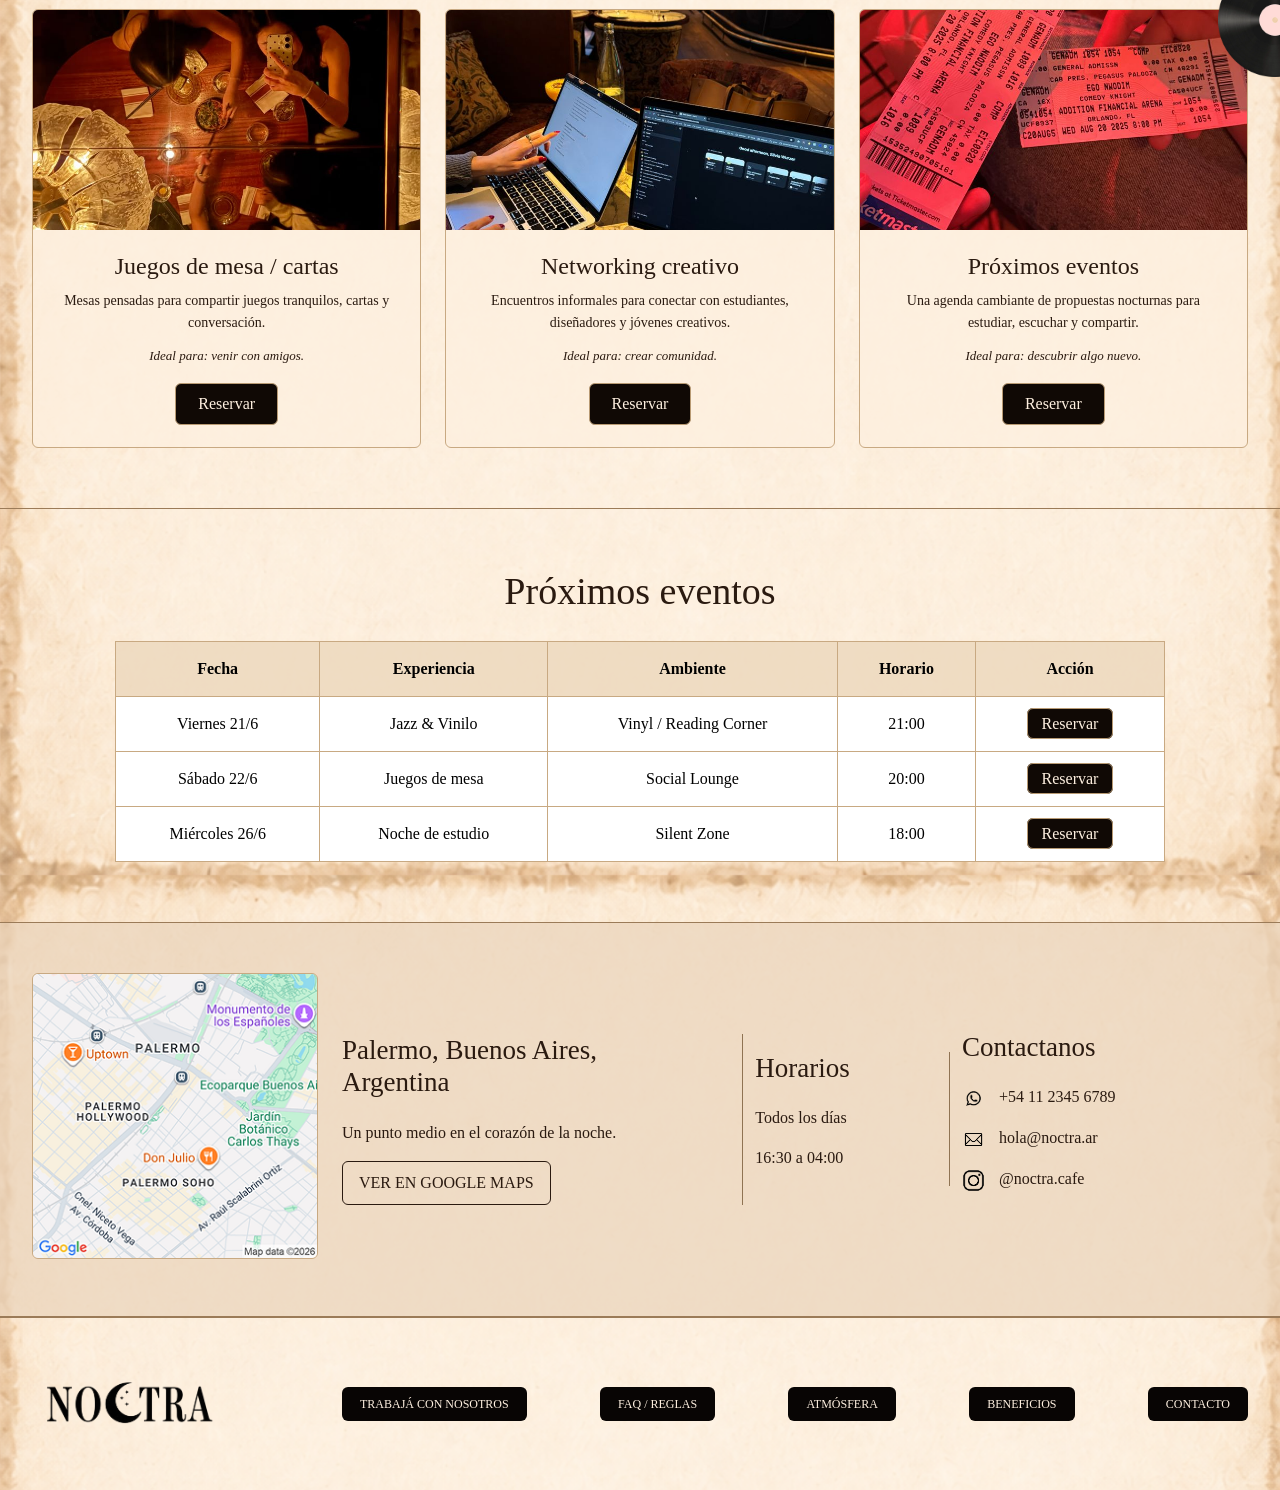
<file: experiencias.html>
<!DOCTYPE html>
<html lang="es">
<head>
  <meta charset="UTF-8">
  <meta name="viewport" content="width=device-width, initial-scale=1.0">
  <title>NOCTRA | Experiencias</title>

  <link href="https://cdn.jsdelivr.net/npm/bootstrap@5.3.3/dist/css/bootstrap.min.css" rel="stylesheet">
  <link rel="stylesheet" href="style.css">
</head>

<body>

  <img src="img/disco1.png" alt="" class="vinilo vinilo-experiencias-izq">
  <img src="img/disco1.png" alt="" class="vinilo vinilo-experiencias-der">

  <header class="header-noctra">
    <nav class="navbar navbar-expand-lg">
      <div class="contenedor-noctra nav-contenido">

        <a class="navbar-brand logo-link" href="index.html">
          <img src="img/logo-noctra.png" alt="NOCTRA" class="logo-img">
        </a>

        <button class="navbar-toggler" type="button" data-bs-toggle="collapse" data-bs-target="#menuPrincipal">
          <span class="navbar-toggler-icon"></span>
        </button>

        <div class="collapse navbar-collapse justify-content-end" id="menuPrincipal">
          <ul class="navbar-nav">
            <li class="nav-item"><a class="nav-link" href="index.html">Inicio</a></li>
            <li class="nav-item"><a class="nav-link" href="ambientes.html">Ambientes</a></li>
            <li class="nav-item"><a class="nav-link" href="menu.html">Menú</a></li>
            <li class="nav-item"><a class="nav-link active" href="experiencias.html">Experiencias</a></li>
            <li class="nav-item"><a class="nav-link" href="ubicacion.html">Ubicación</a></li>
          </ul>

          <a class="btn btn-reservar ms-lg-4 mt-3 mt-lg-0" href="contacto.html">
            <img src="img/calendario.png" alt="" class="icono-btn">
            RESERVAR
          </a>
        </div>

      </div>
    </nav>
  </header>

  <main>

    <section class="hero-experiencias">
      <div class="contenedor-noctra hero-experiencias-contenido">
        <h1>Experiencias</h1>
        <p>
          Actividades pensadas para estudiar, conectar, relajarse y compartir la noche sin apuro.
        </p>
      </div>
    </section>

    <section class="seccion intro-experiencias">
      <div class="contenedor-noctra text-center">
        <h2>Experiencias + Eventos</h2>
        <p class="texto-corto">
          La programación de NOCTRA combina estudio, música suave, lectura, juegos,
          encuentros creativos y eventos tranquilos para jóvenes que buscan otra forma de vivir la noche.
        </p>
      </div>
    </section>

    <section class="seccion">
      <div class="contenedor-noctra">

        <h2>Experiencias permanentes</h2>

        <div class="row g-4">

          <div class="col-md-4">
            <div class="experiencia-card">
              <img src="img/experiencia5.jpg" alt="Noches de estudio">
              <div class="experiencia-texto">
                <h3>Noches de estudio</h3>
                <p>Espacio dedicado para estudiar, concentrarse y avanzar sin interrupciones.</p>
                <span>Ideal para: estudiar solo/a o en grupo.</span>
                <a href="contacto.html" class="btn btn-experiencia">Reservar</a>
              </div>
            </div>
          </div>

          <div class="col-md-4">
            <div class="experiencia-card">
              <img src="img/experiencia4.jpg" alt="Jazz y vinilo live">
              <div class="experiencia-texto">
                <h3>Jazz / Vinilo live</h3>
                <p>Sesiones musicales suaves para acompañar la noche con una atmósfera cálida.</p>
                <span>Ideal para: relajarse y conversar.</span>
                <a href="contacto.html" class="btn btn-experiencia">Reservar</a>
              </div>
            </div>
          </div>

          <div class="col-md-4">
            <div class="experiencia-card">
              <img src="img/experiencia3.jpg" alt="Lectura nocturna">
              <div class="experiencia-texto">
                <h3>Lectura nocturna</h3>
                <p>Encuentros tranquilos alrededor de lecturas, relatos y libros compartidos.</p>
                <span>Ideal para: leer, escuchar y desconectar.</span>
                <a href="contacto.html" class="btn btn-experiencia">Reservar</a>
              </div>
            </div>
          </div>

          <div class="col-md-4">
            <div class="experiencia-card">
              <img src="img/experiencia2.jpg" alt="Juegos de mesa">
              <div class="experiencia-texto">
                <h3>Juegos de mesa / cartas</h3>
                <p>Mesas pensadas para compartir juegos tranquilos, cartas y conversación.</p>
                <span>Ideal para: venir con amigos.</span>
                <a href="contacto.html" class="btn btn-experiencia">Reservar</a>
              </div>
            </div>
          </div>

          <div class="col-md-4">
            <div class="experiencia-card">
              <img src="img/experiencia1.jpg" alt="Networking creativo">
              <div class="experiencia-texto">
                <h3>Networking creativo</h3>
                <p>Encuentros informales para conectar con estudiantes, diseñadores y jóvenes creativos.</p>
                <span>Ideal para: crear comunidad.</span>
                <a href="contacto.html" class="btn btn-experiencia">Reservar</a>
              </div>
            </div>
          </div>

          <div class="col-md-4">
            <div class="experiencia-card">
              <img src="img/experiencia6.jpg" alt="Próximos eventos">
              <div class="experiencia-texto">
                <h3>Próximos eventos</h3>
                <p>Una agenda cambiante de propuestas nocturnas para estudiar, escuchar y compartir.</p>
                <span>Ideal para: descubrir algo nuevo.</span>
                <a href="contacto.html" class="btn btn-experiencia">Reservar</a>
              </div>
            </div>
          </div>

        </div>

      </div>
    </section>

    <section class="seccion eventos-proximos">
      <div class="contenedor-noctra">

        <h2>Próximos eventos</h2>

        <div class="table-responsive">
          <table class="table tabla-noctra tabla-eventos">
            <thead>
              <tr>
                <th>Fecha</th>
                <th>Experiencia</th>
                <th>Ambiente</th>
                <th>Horario</th>
                <th>Acción</th>
              </tr>
            </thead>

            <tbody>
              <tr>
                <td>Viernes 21/6</td>
                <td>Jazz & Vinilo</td>
                <td>Vinyl / Reading Corner</td>
                <td>21:00</td>
                <td><a href="contacto.html">Reservar</a></td>
              </tr>

              <tr>
                <td>Sábado 22/6</td>
                <td>Juegos de mesa</td>
                <td>Social Lounge</td>
                <td>20:00</td>
                <td><a href="contacto.html">Reservar</a></td>
              </tr>

              <tr>
                <td>Miércoles 26/6</td>
                <td>Noche de estudio</td>
                <td>Silent Zone</td>
                <td>18:00</td>
                <td><a href="contacto.html">Reservar</a></td>
              </tr>
            </tbody>
          </table>
        </div>

      </div>
    </section>

    <section class="ubicacion">
      <div class="contenedor-noctra">
        <div class="row g-4 align-items-center">

          <div class="col-md-3">
           <a class="mapa-link-noctra" href="https://www.google.com/maps/search/Palermo,+Buenos+Aires,+Argentina" target="_blank">
  <img src="img/mapa.jpg" alt="Mapa de Palermo" class="mapa">
</a>
          </div>

          <div class="col-md-4 info-ubi">
            <h3>Palermo, Buenos Aires,<br>Argentina</h3>
            <p>Un punto medio en el corazón de la noche.</p>
            <a class="btn btn-mapa" href="https://www.google.com/maps/search/Palermo,+Buenos+Aires,+Argentina" target="_blank">
              VER EN GOOGLE MAPS
            </a>
          </div>

          <div class="col-md-2 info-ubi">
            <h3>Horarios</h3>
            <p>Todos los días</p>
            <p>16:30 a 04:00</p>
          </div>

          <div class="col-md-3 info-contacto">
  <h3>Contactanos</h3>

 <a class="link-contacto-noctra" href="https://wa.me/541123456789" target="_blank">
    <p><img src="img/icono-whatsapp.png" alt=""> +54 11 2345 6789</p>
  </a>

  <a class="link-contacto-noctra" href="https://www.google.com">
    <p><img src="img/icono-mail.png" alt=""> hola@noctra.ar</p>
  </a>

  <a class="link-contacto-noctra" href="https://www.instagram.com" target="_blank">
    <p><img src="img/icono-instagram.png" alt=""> @noctra.cafe</p>
  </a>
</div>

        </div>
      </div>
    </section>

  </main>

  <footer class="footer-noctra">
  <div class="contenedor-noctra">
    <div class="row align-items-center">

      <div class="col-lg-3">
        <a href="index.html">
          <img src="img/logo-noctra.png" alt="NOCTRA" class="footer-logo">
        </a>
      </div>

      <div class="col-lg-9 footer-links">
        <a href="contacto.html#trabaja">TRABAJÁ CON NOSOTROS</a>
        <a href="contacto.html#faq">FAQ / REGLAS</a>
        <a href="contacto.html#atmosfera">ATMÓSFERA</a>
        <a href="contacto.html#beneficios">BENEFICIOS</a>
        <a href="contacto.html#reservas">CONTACTO</a>
      </div>

    </div>
  </div>
</footer>
<script src="script.js"></script>

  <script src="https://cdn.jsdelivr.net/npm/bootstrap@5.3.3/dist/js/bootstrap.bundle.min.js"></script>

</body>
</html>
</file>
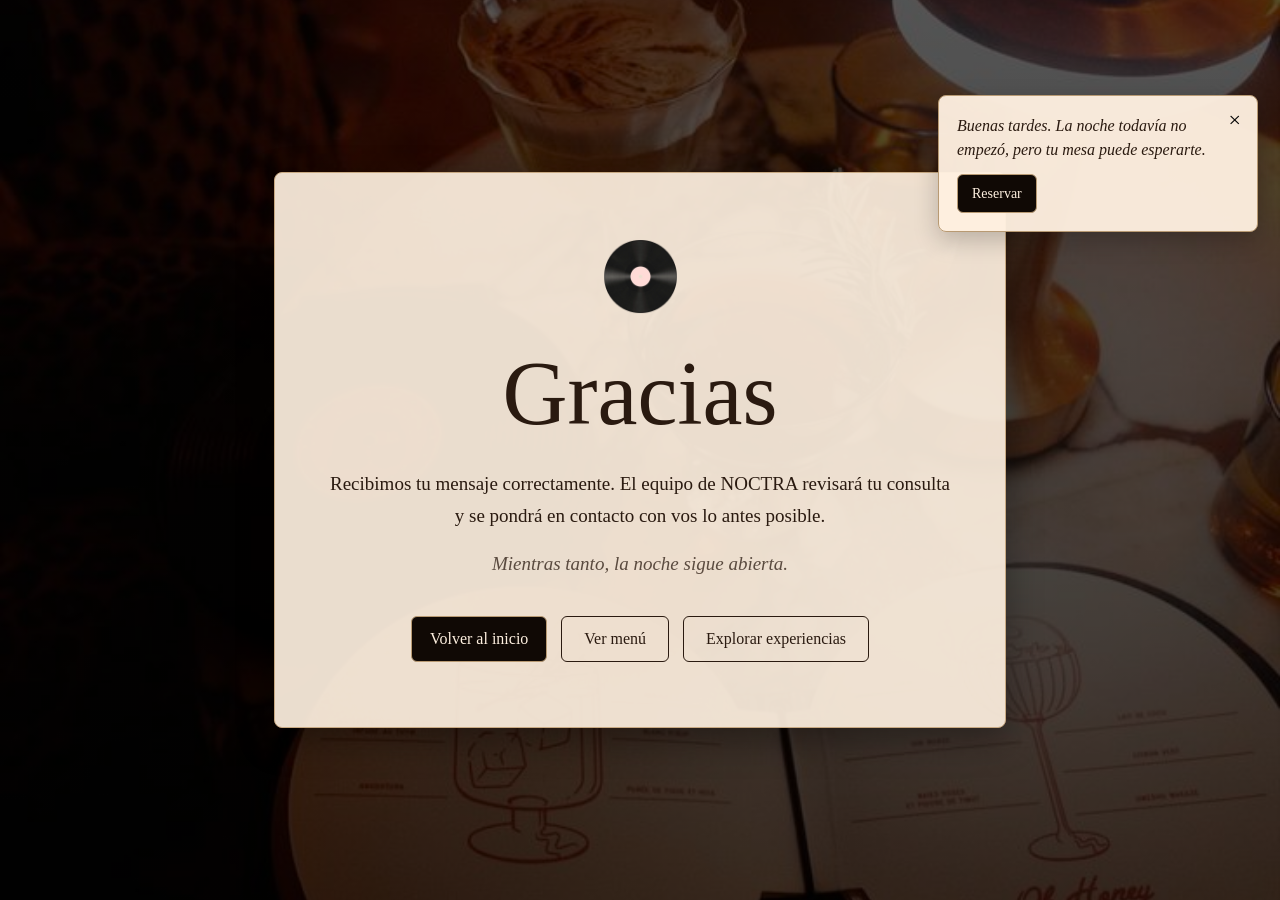
<file: gracias.html>
<!DOCTYPE html>
<html lang="es">
<head>
  <meta charset="UTF-8">
  <meta name="viewport" content="width=device-width, initial-scale=1.0">
  <title>NOCTRA | Gracias</title>

  <link href="https://cdn.jsdelivr.net/npm/bootstrap@5.3.3/dist/css/bootstrap.min.css" rel="stylesheet">
  <link rel="stylesheet" href="style.css">
</head>

<body class="pagina-gracias">

  <section class="gracias-fondo">
   <div class="gracias-caja">

  <img src="img/disco1.png" alt="" class="gracias-disco">

  <div id="contenido-gracias">
    <h1>Gracias</h1>

    <p>
      Recibimos tu mensaje correctamente.
      El equipo de NOCTRA revisará tu consulta y se pondrá en contacto con vos lo antes posible.
    </p>

    <p class="gracias-frase">
      Mientras tanto, la noche sigue abierta.
    </p>
  </div>

  <div id="resumen-gracias" class="resumen-gracias"></div>

  <div id="botones-gracias" class="botones-gracias">
    <a href="index.html" class="btn btn-noctra-accion">Volver al inicio</a>
    <a href="menu.html" class="btn btn-gracias-secundario">Ver menú</a>
    <a href="experiencias.html" class="btn btn-gracias-secundario">Explorar experiencias</a>
  </div>

</div>
<script src="script.js"></script>
    </div>
  </section>

</body>
</html>
</file>
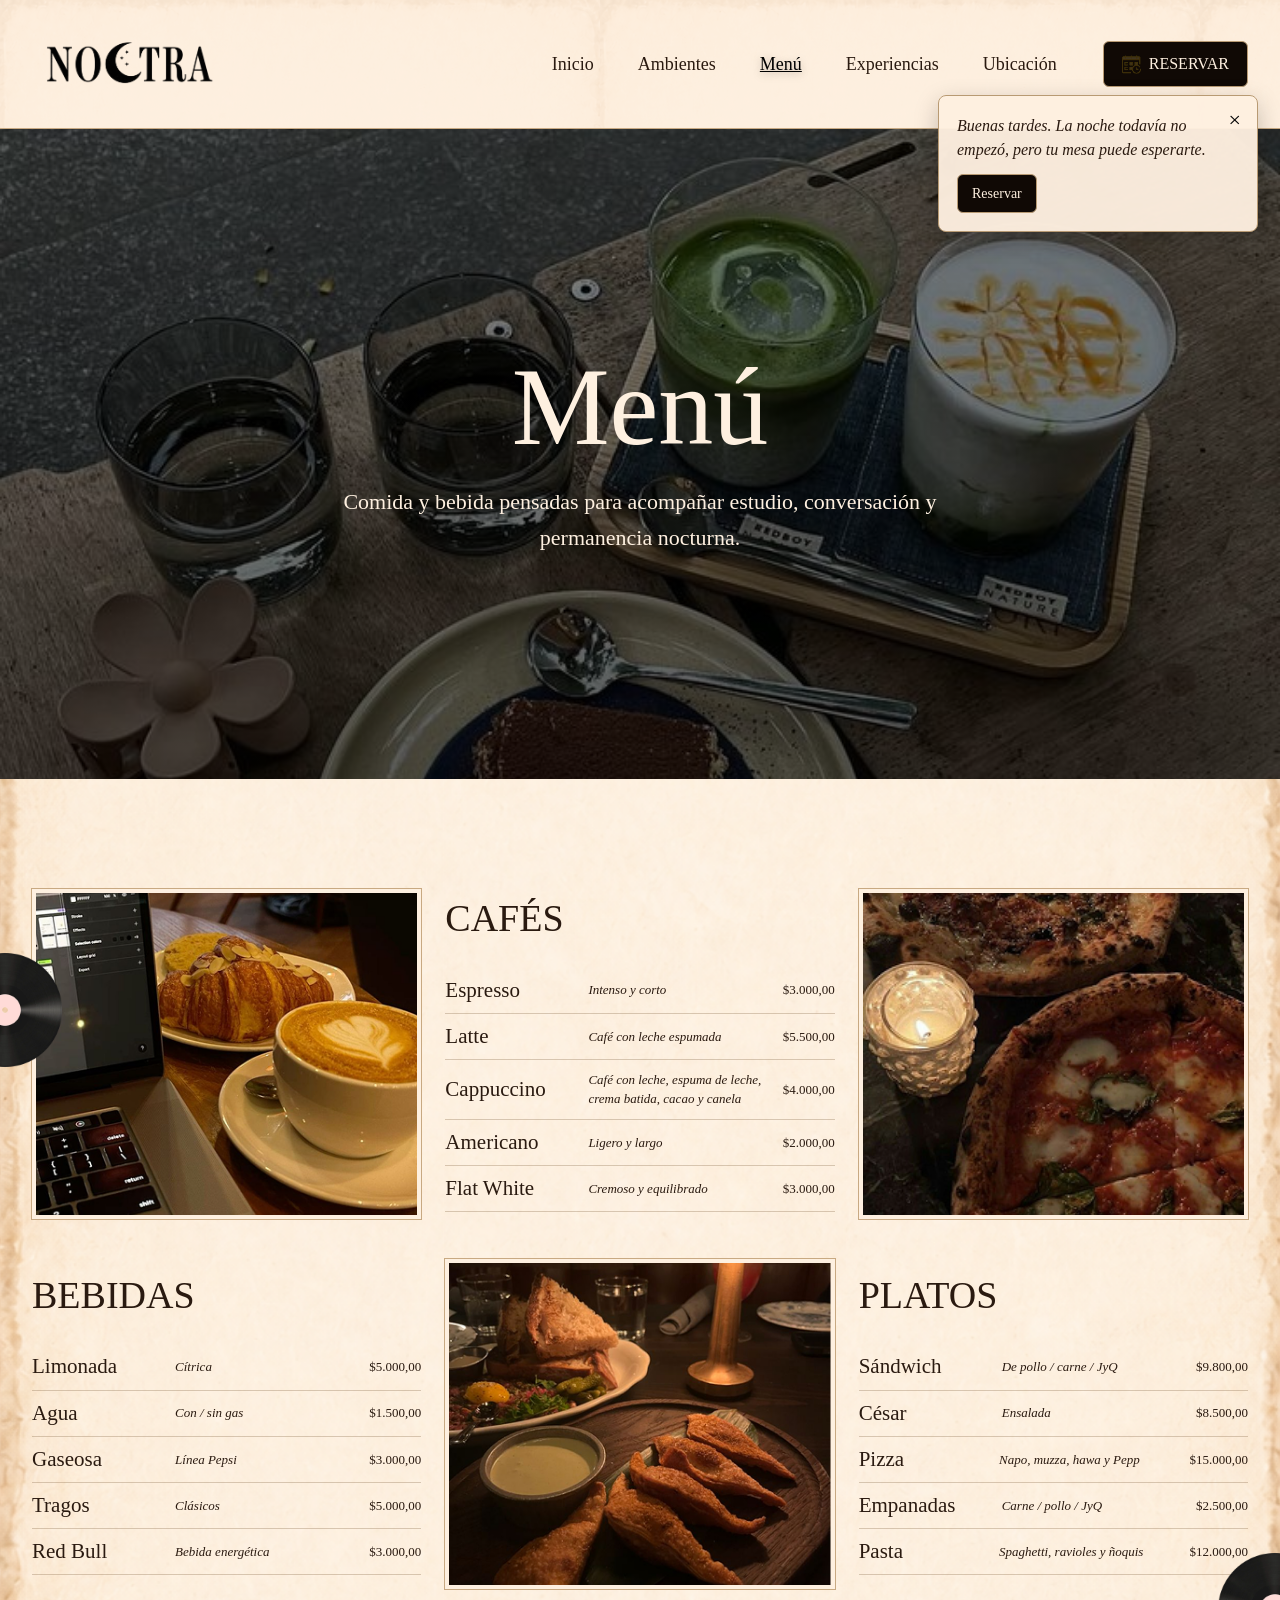
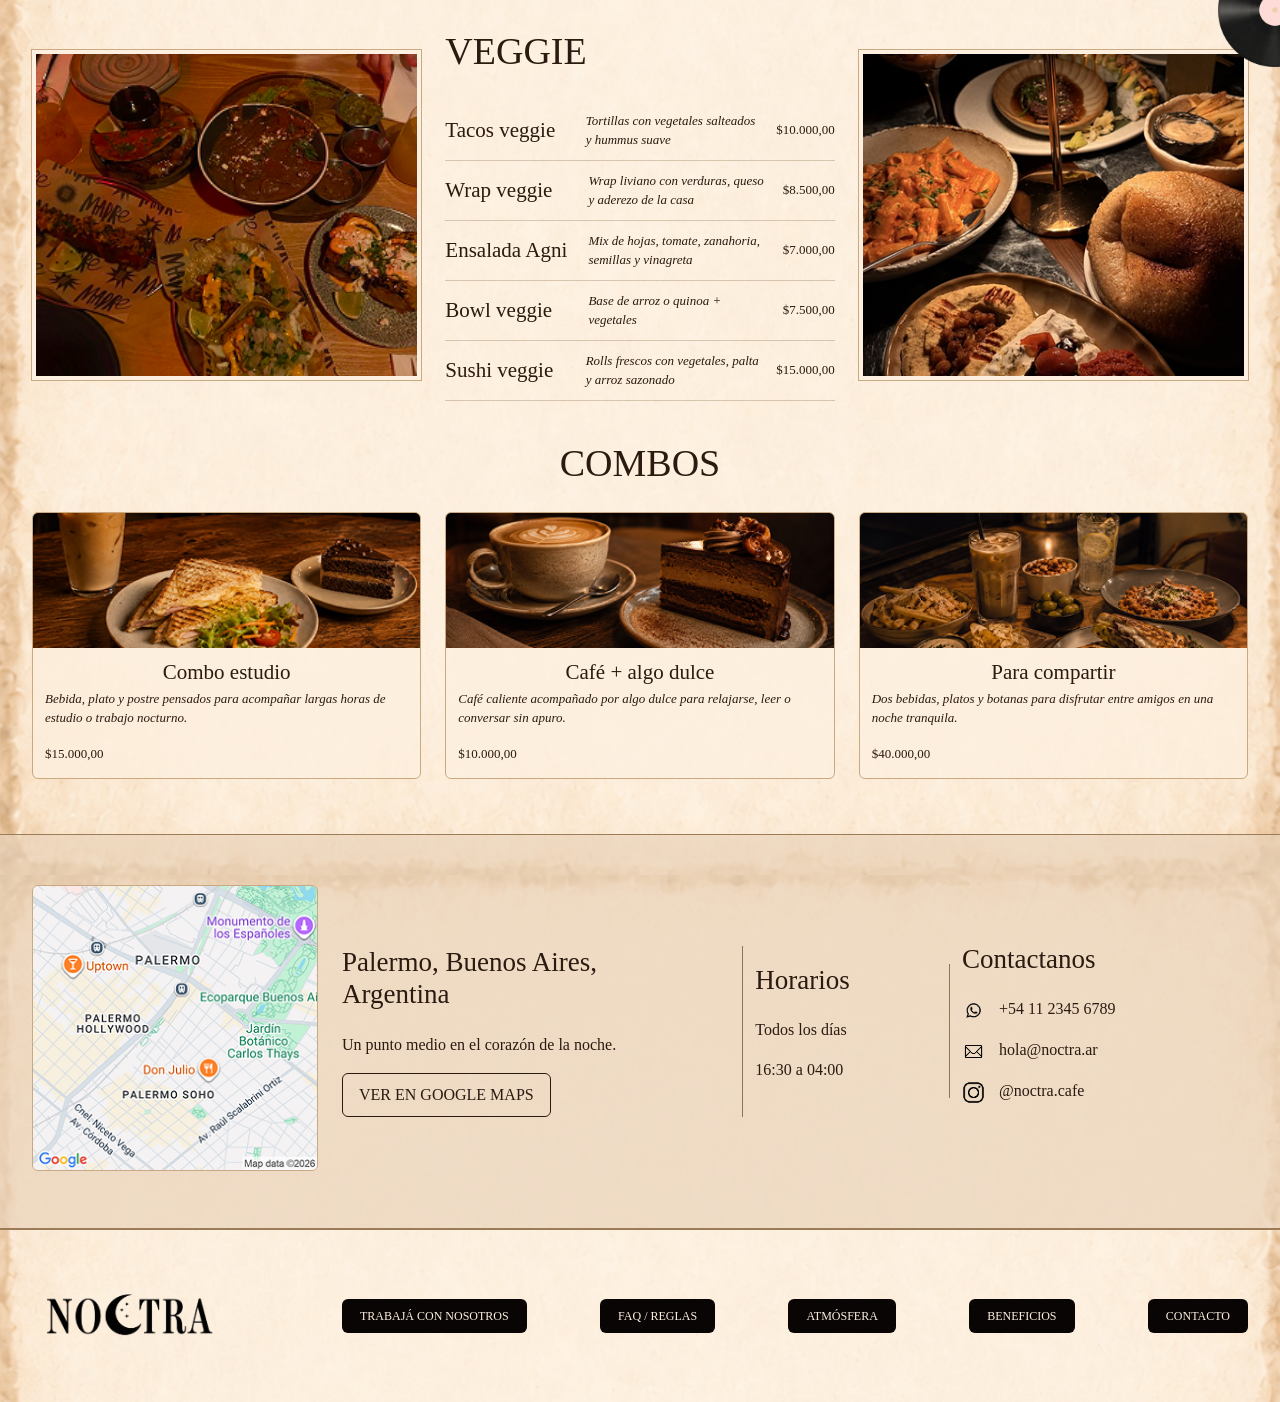
<file: menu.html>
<!DOCTYPE html>
<html lang="es">
<head>
  <meta charset="UTF-8">
  <meta name="viewport" content="width=device-width, initial-scale=1.0">
  <title>NOCTRA | Menú</title>

  <link href="https://cdn.jsdelivr.net/npm/bootstrap@5.3.3/dist/css/bootstrap.min.css" rel="stylesheet">
  <link rel="stylesheet" href="style.css">
</head>

<body>

  <img src="img/disco1.png" alt="" class="vinilo vinilo-menu-izq">
  <img src="img/disco1.png" alt="" class="vinilo vinilo-menu-der">

  <header class="header-noctra">
    <nav class="navbar navbar-expand-lg">
      <div class="contenedor-noctra nav-contenido">

        <a class="navbar-brand logo-link" href="index.html">
          <img src="img/logo-noctra.png" alt="NOCTRA" class="logo-img">
        </a>

        <button class="navbar-toggler" type="button" data-bs-toggle="collapse" data-bs-target="#menuPrincipal">
          <span class="navbar-toggler-icon"></span>
        </button>

        <div class="collapse navbar-collapse justify-content-end" id="menuPrincipal">
          <ul class="navbar-nav">
            <li class="nav-item"><a class="nav-link" href="index.html">Inicio</a></li>
            <li class="nav-item"><a class="nav-link" href="ambientes.html">Ambientes</a></li>
            <li class="nav-item"><a class="nav-link active" href="menu.html">Menú</a></li>
            <li class="nav-item"><a class="nav-link" href="experiencias.html">Experiencias</a></li>
            <li class="nav-item"><a class="nav-link" href="ubicacion.html">Ubicación</a></li>
          </ul>

          <a class="btn btn-reservar ms-lg-4 mt-3 mt-lg-0" href="contacto.html">
            <img src="img/calendario.png" alt="" class="icono-btn">
            RESERVAR
          </a>
        </div>

      </div>
    </nav>
  </header>

  <main>

    <section class="hero-menu">
      <div class="contenedor-noctra hero-menu-contenido">
        <h1>Menú</h1>
        <p>Comida y bebida pensadas para acompañar estudio, conversación y permanencia nocturna.</p>
      </div>
    </section>

    <section class="seccion-menu">
      <div class="contenedor-noctra">

        <div class="row g-4 align-items-center bloque-menu">
          <div class="col-md-4">
            <img src="img/menu-cafe.jpg" alt="Café" class="foto-menu">
          </div>

          <div class="col-md-4">
            <h2>CAFÉS</h2>

            <div class="item-menu">
              <h3>Espresso</h3>
              <p>Intenso y corto</p>
              <span>$3.000,00</span>
            </div>

            <div class="item-menu">
              <h3>Latte</h3>
              <p>Café con leche espumada</p>
              <span>$5.500,00</span>
            </div>

            <div class="item-menu">
              <h3>Cappuccino</h3>
              <p>Café con leche, espuma de leche, crema batida, cacao y canela</p>
              <span>$4.000,00</span>
            </div>

            <div class="item-menu">
              <h3>Americano</h3>
              <p>Ligero y largo</p>
              <span>$2.000,00</span>
            </div>

            <div class="item-menu">
              <h3>Flat White</h3>
              <p>Cremoso y equilibrado</p>
              <span>$3.000,00</span>
            </div>
          </div>

          <div class="col-md-4">
            <img src="img/menu-pizza.jpg" alt="Pizza" class="foto-menu">
          </div>
        </div>

        <div class="row g-4 align-items-center bloque-menu">
          <div class="col-md-4">
            <h2>BEBIDAS</h2>

            <div class="item-menu">
              <h3>Limonada</h3>
              <p>Cítrica</p>
              <span>$5.000,00</span>
            </div>

            <div class="item-menu">
              <h3>Agua</h3>
              <p>Con / sin gas</p>
              <span>$1.500,00</span>
            </div>

            <div class="item-menu">
              <h3>Gaseosa</h3>
              <p>Línea Pepsi</p>
              <span>$3.000,00</span>
            </div>

            <div class="item-menu">
              <h3>Tragos</h3>
              <p>Clásicos</p>
              <span>$5.000,00</span>
            </div>

            <div class="item-menu">
              <h3>Red Bull</h3>
              <p>Bebida energética</p>
              <span>$3.000,00</span>
            </div>
          </div>

          <div class="col-md-4">
            <img src="img/menu-platos.jpg" alt="Platos" class="foto-menu">
          </div>

          <div class="col-md-4">
            <h2>PLATOS</h2>

            <div class="item-menu">
              <h3>Sándwich</h3>
              <p>De pollo / carne / JyQ</p>
              <span>$9.800,00</span>
            </div>

            <div class="item-menu">
              <h3>César</h3>
              <p>Ensalada</p>
              <span>$8.500,00</span>
            </div>

            <div class="item-menu">
              <h3>Pizza</h3>
              <p>Napo, muzza, hawa y Pepp</p>
              <span>$15.000,00</span>
            </div>

            <div class="item-menu">
              <h3>Empanadas</h3>
              <p>Carne / pollo / JyQ</p>
              <span>$2.500,00</span>
            </div>

            <div class="item-menu">
              <h3>Pasta</h3>
              <p>Spaghetti, ravioles y ñoquis</p>
              <span>$12.000,00</span>
            </div>
          </div>
        </div>

        <div class="row g-4 align-items-center bloque-menu">
          <div class="col-md-4">
            <img src="img/menu-veggie.jpg" alt="Veggie" class="foto-menu">
          </div>

          <div class="col-md-4">
            <h2>VEGGIE</h2>

            <div class="item-menu">
              <h3>Tacos veggie</h3>
              <p>Tortillas con vegetales salteados y hummus suave</p>
              <span>$10.000,00</span>
            </div>

            <div class="item-menu">
              <h3>Wrap veggie</h3>
              <p>Wrap liviano con verduras, queso y aderezo de la casa</p>
              <span>$8.500,00</span>
            </div>

            <div class="item-menu">
              <h3>Ensalada Agni</h3>
              <p>Mix de hojas, tomate, zanahoria, semillas y vinagreta</p>
              <span>$7.000,00</span>
            </div>

            <div class="item-menu">
              <h3>Bowl veggie</h3>
              <p>Base de arroz o quinoa + vegetales</p>
              <span>$7.500,00</span>
            </div>

            <div class="item-menu">
              <h3>Sushi veggie</h3>
              <p>Rolls frescos con vegetales, palta y arroz sazonado</p>
              <span>$15.000,00</span>
            </div>
          </div>

          <div class="col-md-4">
            <img src="img/menu-mesa.jpg" alt="Mesa nocturna" class="foto-menu">
          </div>
        </div>

        <div class="combos-menu">
          <h2>COMBOS</h2>

          <div class="row g-4">
            <div class="col-md-4">
              <div class="combo-card">
                <img src="img/combo1.jpg" alt="Combo estudio">
                <h3>Combo estudio</h3>
                <p>Bebida, plato y postre pensados para acompañar largas horas de estudio o trabajo nocturno.</p>
                <span>$15.000,00</span>
              </div>
            </div>

            <div class="col-md-4">
              <div class="combo-card">
                <img src="img/combo2.jpg" alt="Café y algo dulce">
                <h3>Café + algo dulce</h3>
                <p>Café caliente acompañado por algo dulce para relajarse, leer o conversar sin apuro.</p>
                <span>$10.000,00</span>
              </div>
            </div>

            <div class="col-md-4">
              <div class="combo-card">
                <img src="img/combo3.jpg" alt="Para compartir">
                <h3>Para compartir</h3>
                <p>Dos bebidas, platos y botanas para disfrutar entre amigos en una noche tranquila.</p>
                <span>$40.000,00</span>
              </div>
            </div>
          </div>
        </div>

      </div>
    </section>

    <section class="ubicacion">
      <div class="contenedor-noctra">
        <div class="row g-4 align-items-center">

          <div class="col-md-3">
           <a class="mapa-link-noctra" href="https://www.google.com/maps/search/Palermo,+Buenos+Aires,+Argentina" target="_blank">
  <img src="img/mapa.jpg" alt="Mapa de Palermo" class="mapa">
</a>
          </div>

          <div class="col-md-4 info-ubi">
            <h3>Palermo, Buenos Aires,<br>Argentina</h3>
            <p>Un punto medio en el corazón de la noche.</p>
            <a class="btn btn-mapa" href="https://www.google.com/maps/search/Palermo,+Buenos+Aires,+Argentina" target="_blank">
              VER EN GOOGLE MAPS
            </a>
          </div>

          <div class="col-md-2 info-ubi">
            <h3>Horarios</h3>
            <p>Todos los días</p>
            <p>16:30 a 04:00</p>
          </div>

          <div class="col-md-3 info-contacto">
  <h3>Contactanos</h3>

  <a class="link-contacto-noctra" href="https://wa.me/541123456789" target="_blank">
    <p><img src="img/icono-whatsapp.png" alt=""> +54 11 2345 6789</p>
  </a>

  <a class="link-contacto-noctra" href="https://www.google.com">
    <p><img src="img/icono-mail.png" alt=""> hola@noctra.ar</p>
  </a>

  <a class="link-contacto-noctra" href="https://www.instagram.com" target="_blank">
    <p><img src="img/icono-instagram.png" alt=""> @noctra.cafe</p>
  </a>
</div>

        </div>
      </div>
    </section>

  </main>

  <footer class="footer-noctra">
  <div class="contenedor-noctra">
    <div class="row align-items-center">

      <div class="col-lg-3">
        <a href="index.html">
          <img src="img/logo-noctra.png" alt="NOCTRA" class="footer-logo">
        </a>
      </div>

      <div class="col-lg-9 footer-links">
        <a href="contacto.html#trabaja">TRABAJÁ CON NOSOTROS</a>
        <a href="contacto.html#faq">FAQ / REGLAS</a>
        <a href="contacto.html#atmosfera">ATMÓSFERA</a>
        <a href="contacto.html#beneficios">BENEFICIOS</a>
        <a href="contacto.html#reservas">CONTACTO</a>
      </div>

    </div>
  </div>
</footer>
<script src="script.js"></script>

  <script src="https://cdn.jsdelivr.net/npm/bootstrap@5.3.3/dist/js/bootstrap.bundle.min.js"></script>

</body>
</html>
</file>
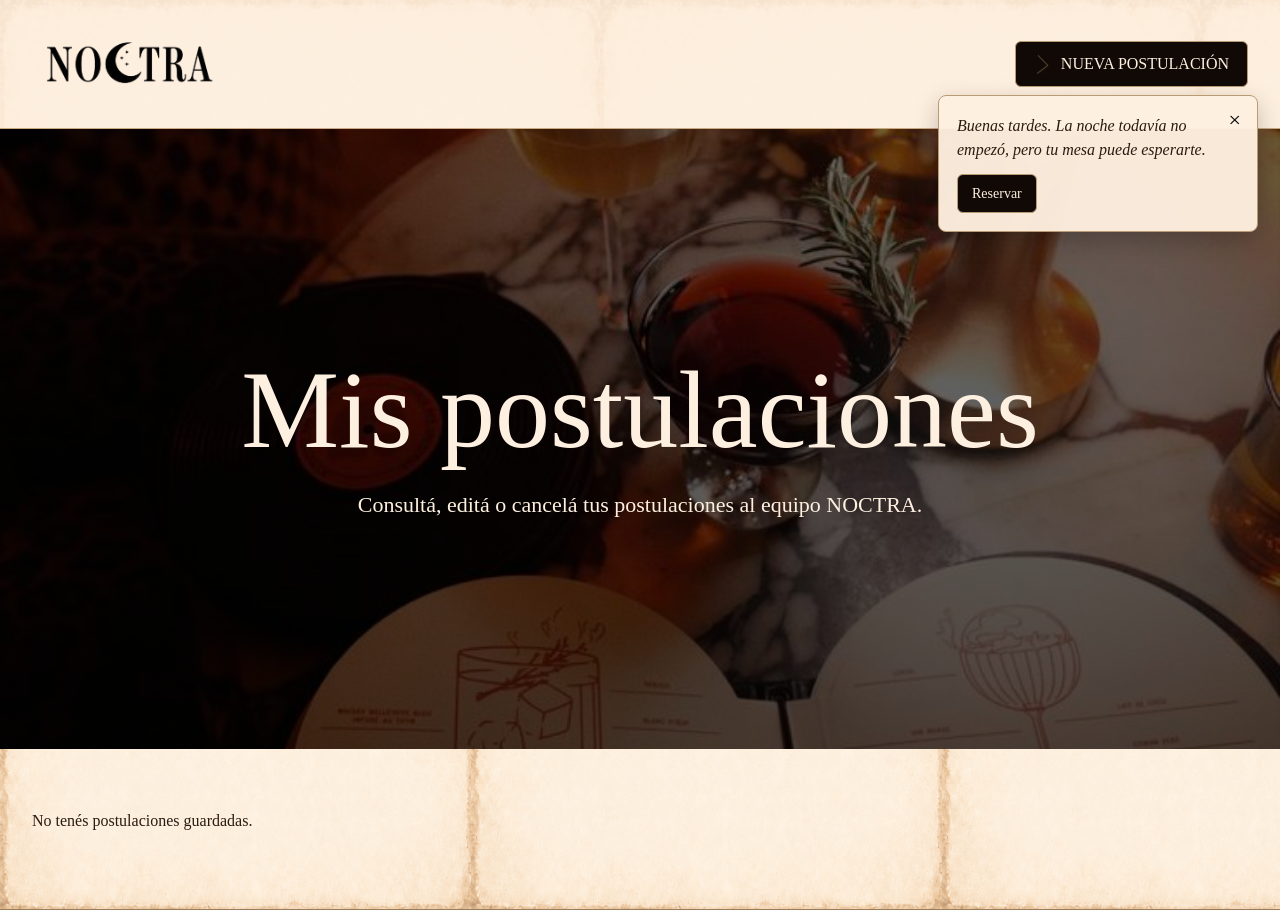
<file: mis-postulaciones.html>
<!DOCTYPE html>
<html lang="es">
<head>
  <meta charset="UTF-8">
  <meta name="viewport" content="width=device-width, initial-scale=1.0">
  <title>NOCTRA | Mis postulaciones</title>

  <link href="https://cdn.jsdelivr.net/npm/bootstrap@5.3.3/dist/css/bootstrap.min.css" rel="stylesheet">
  <link rel="stylesheet" href="style.css">
</head>

<body>

  <header class="header-noctra">
    <nav class="navbar navbar-expand-lg">
      <div class="contenedor-noctra nav-contenido">

        <a class="navbar-brand logo-link" href="index.html">
          <img src="img/logo-noctra.png" alt="NOCTRA" class="logo-img">
        </a>

        <a class="btn btn-reservar ms-auto" href="contacto.html#trabaja">
          <img src="img/flecha.png" alt="" class="icono-btn">
          NUEVA POSTULACIÓN
        </a>

      </div>
    </nav>
  </header>

  <main>
    <section class="hero-contacto">
      <div class="contenedor-noctra hero-contacto-contenido">
        <h1>Mis postulaciones</h1>
        <p>Consultá, editá o cancelá tus postulaciones al equipo NOCTRA.</p>
      </div>
    </section>

    <section class="seccion">
      <div class="contenedor-noctra">
        <div id="lista-postulaciones" class="lista-gestion"></div>
      </div>
    </section>
  </main>

  <script src="script.js"></script>
</body>
</html>
</file>
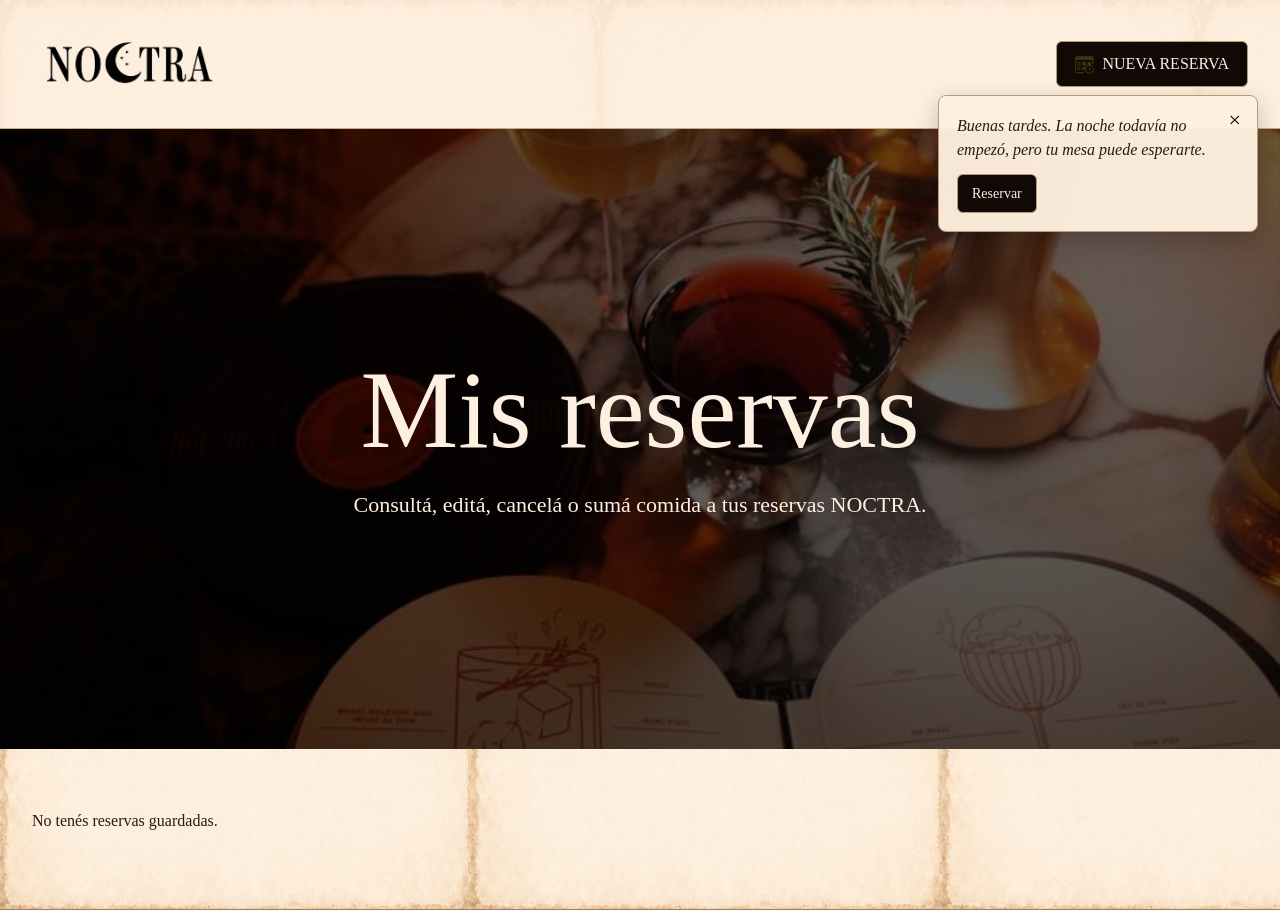
<file: mis-reservas.html>
<!DOCTYPE html>
<html lang="es">
<head>
  <meta charset="UTF-8">
  <meta name="viewport" content="width=device-width, initial-scale=1.0">
  <title>NOCTRA | Mis reservas</title>

  <link href="https://cdn.jsdelivr.net/npm/bootstrap@5.3.3/dist/css/bootstrap.min.css" rel="stylesheet">
  <link rel="stylesheet" href="style.css">
</head>

<body>

  <header class="header-noctra">
    <nav class="navbar navbar-expand-lg">
      <div class="contenedor-noctra nav-contenido">

        <a class="navbar-brand logo-link" href="index.html">
          <img src="img/logo-noctra.png" alt="NOCTRA" class="logo-img">
        </a>

        <a class="btn btn-reservar ms-auto" href="contacto.html#reservas">
          <img src="img/calendario.png" alt="" class="icono-btn">
          NUEVA RESERVA
        </a>

      </div>
    </nav>
  </header>

  <main>
    <section class="hero-contacto">
      <div class="contenedor-noctra hero-contacto-contenido">
        <h1>Mis reservas</h1>
        <p>Consultá, editá, cancelá o sumá comida a tus reservas NOCTRA.</p>
      </div>
    </section>

    <section class="seccion">
      <div class="contenedor-noctra">
        <div id="lista-reservas" class="lista-gestion"></div>
      </div>
    </section>
  </main>

  <script src="script.js"></script>
</body>
</html>
</file>
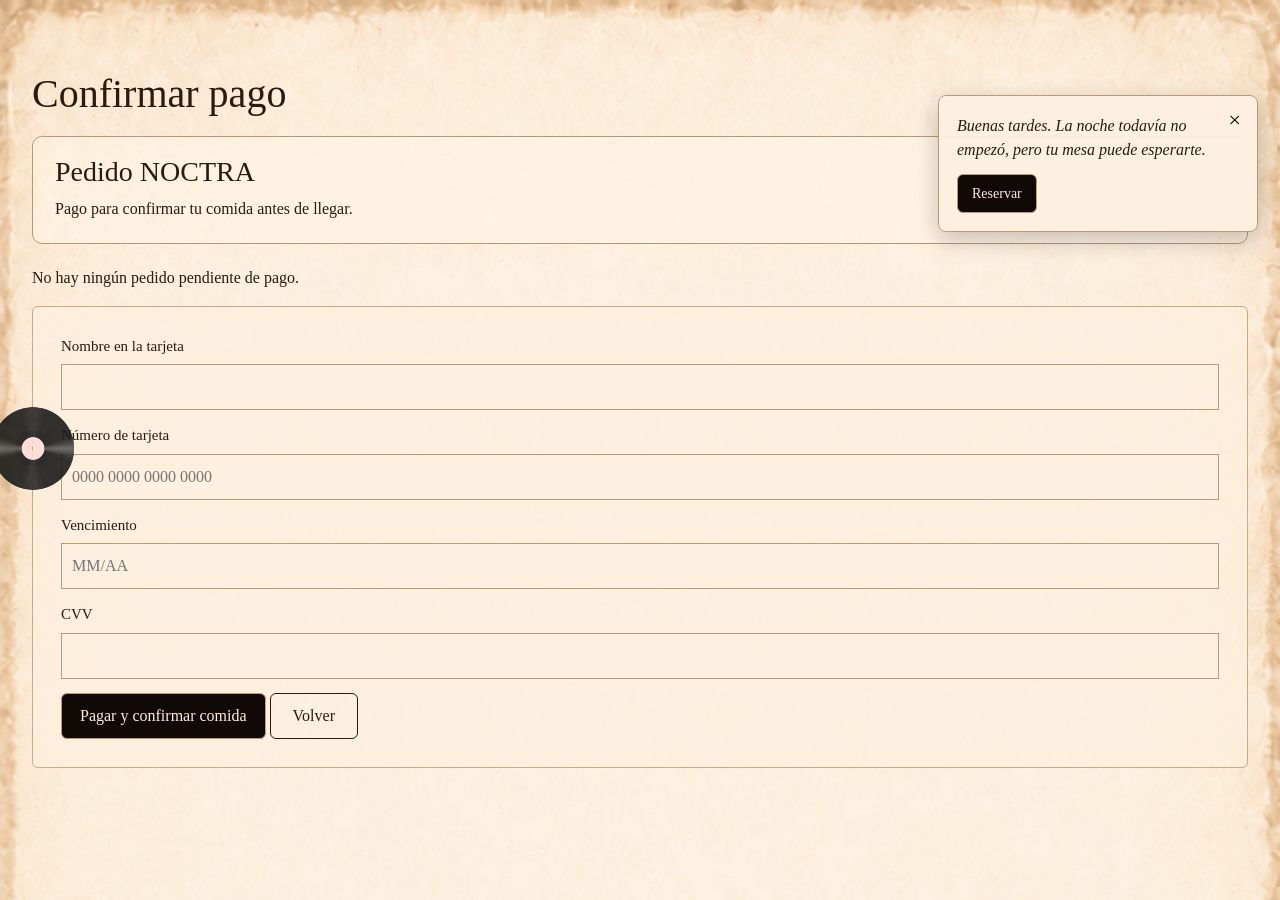
<file: pago-comida.html>
<!DOCTYPE html>
<html lang="es">
<head>
  <meta charset="UTF-8">
  <meta name="viewport" content="width=device-width, initial-scale=1.0">
  <title>NOCTRA | Pago de comida</title>
  <link href="https://cdn.jsdelivr.net/npm/bootstrap@5.3.3/dist/css/bootstrap.min.css" rel="stylesheet">
  <link rel="stylesheet" href="style.css">
</head>

<body>
  <main class="pagina-pedido">
    <section class="contenedor-noctra">
      <h1>Confirmar pago</h1>
      <div class="resumen-pago-noctra">
  <h2>Pedido NOCTRA</h2>
  <p>Pago para confirmar tu comida antes de llegar.</p>
</div>

<img src="img/disco1.png" alt="" class="vinilo-pago">
      <p id="pago-info"></p>

      <form id="form-pago-comida" class="formulario-noctra">
        <label>Nombre en la tarjeta</label>
        <input type="text" id="titular-pago" required>

        <label>Número de tarjeta</label>
        <input type="text" id="numero-pago" maxlength="19" placeholder="0000 0000 0000 0000" required>

        <label>Vencimiento</label>
        <input type="text" id="vencimiento-pago" placeholder="MM/AA" required>

        <label>CVV</label>
        <input type="text" id="cvv-pago" maxlength="4" required>

        <button type="submit" class="btn btn-noctra-accion">Pagar y confirmar comida</button>
        <a href="pedido-comida.html" class="btn btn-gracias-secundario">Volver</a>
      </form>
    </section>
  </main>

  <script src="script.js"></script>
</body>
</html>
</file>
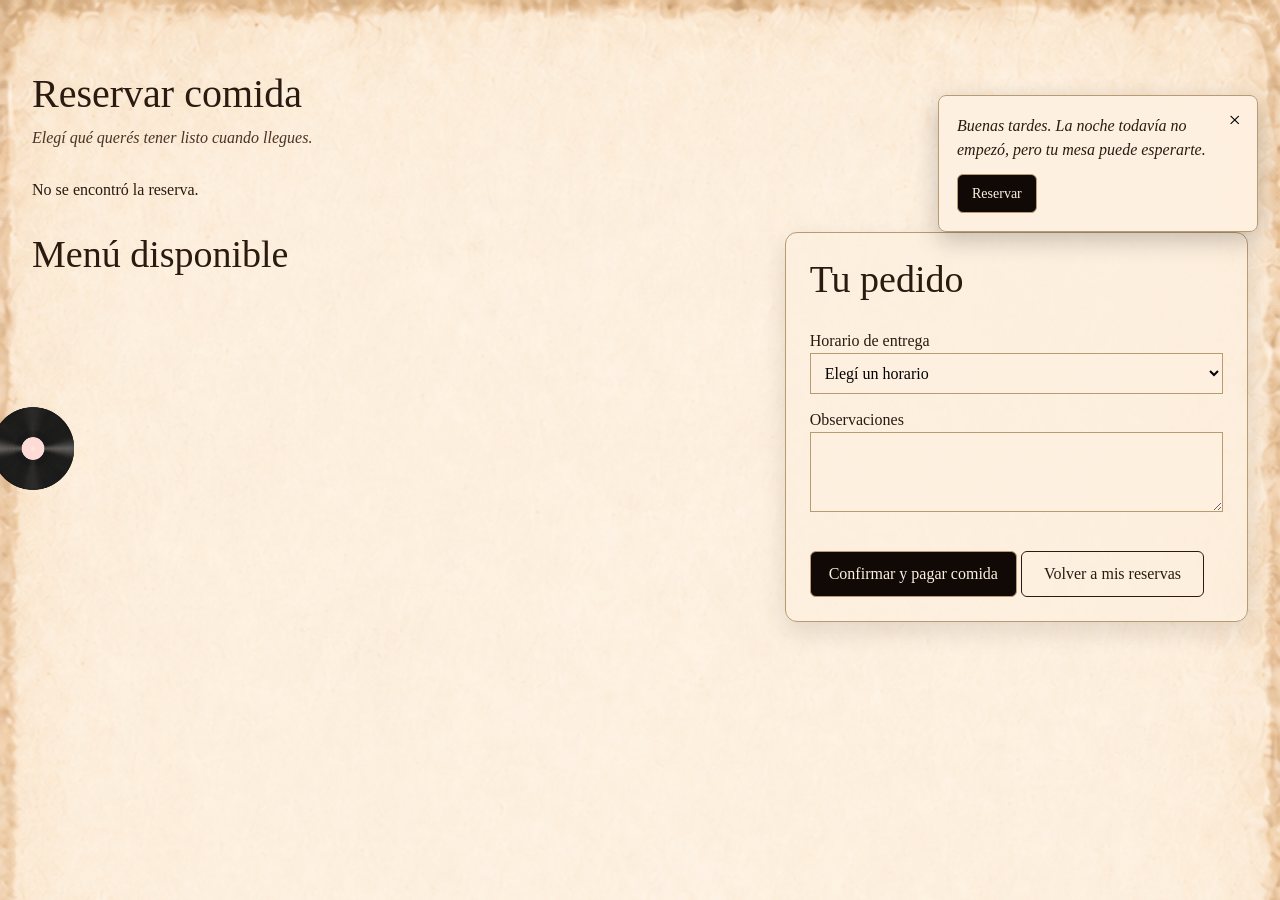
<file: pedido-comida.html>
<!DOCTYPE html>
<html lang="es">
<head>
  <meta charset="UTF-8">
  <meta name="viewport" content="width=device-width, initial-scale=1.0">
  <title>NOCTRA | Pedido de comida</title>
  <link href="https://cdn.jsdelivr.net/npm/bootstrap@5.3.3/dist/css/bootstrap.min.css" rel="stylesheet">
  <link rel="stylesheet" href="style.css">
</head>

<body>
  <main class="pagina-pedido">
    <section class="contenedor-noctra">
      <h1>Reservar comida</h1>
      <p class="subtitulo-pedido">
  Elegí qué querés tener listo cuando llegues.
</p>

<img src="img/disco1.png" alt="" class="vinilo-pedido vinilo-pedido-uno">
<img src="img/disco1.png" alt="" class="vinilo-pedido vinilo-pedido-dos">
      <p id="pedido-info"></p>

      <div class="pedido-layout">
        <div>
          <h2>Menú disponible</h2>
          <div id="menu-pedido" class="menu-pedido"></div>
        </div>

        <div class="carrito-caja">
          <h2>Tu pedido</h2>
          <div id="carrito-pedido"></div>

          <label for="horario-comida">Horario de entrega</label>
          <select id="horario-comida">
            <option value="">Elegí un horario</option>
            <option value="16:30">16:30</option>
            <option value="17:00">17:00</option>
            <option value="17:30">17:30</option>
            <option value="18:00">18:00</option>
            <option value="18:30">18:30</option>
            <option value="19:00">19:00</option>
            <option value="19:30">19:30</option>
            <option value="20:00">20:00</option>
            <option value="20:30">20:30</option>
            <option value="21:00">21:00</option>
            <option value="21:30">21:30</option>
            <option value="22:00">22:00</option>
            <option value="22:30">22:30</option>
            <option value="23:00">23:00</option>
            <option value="23:30">23:30</option>
            <option value="00:00">00:00</option>
            <option value="00:30">00:30</option>
            <option value="01:00">01:00</option>
            <option value="01:30">01:30</option>
            <option value="02:00">02:00</option>
            <option value="02:30">02:30</option>
            <option value="03:00">03:00</option>
            <option value="03:30">03:30</option>
            <option value="04:00">04:00</option>
          </select>

          <label for="observaciones-comida">Observaciones</label>
          <textarea id="observaciones-comida"></textarea>

          <p id="total-pedido" class="total-pedido"></p>

          <button onclick="irAPagarComida()" class="btn btn-noctra-accion">Confirmar y pagar comida</button>
          <a href="mis-reservas.html" class="btn btn-gracias-secundario">Volver a mis reservas</a>
        </div>
      </div>
    </section>
  </main>

  <script src="script.js"></script>
</body>
</html>
</file>
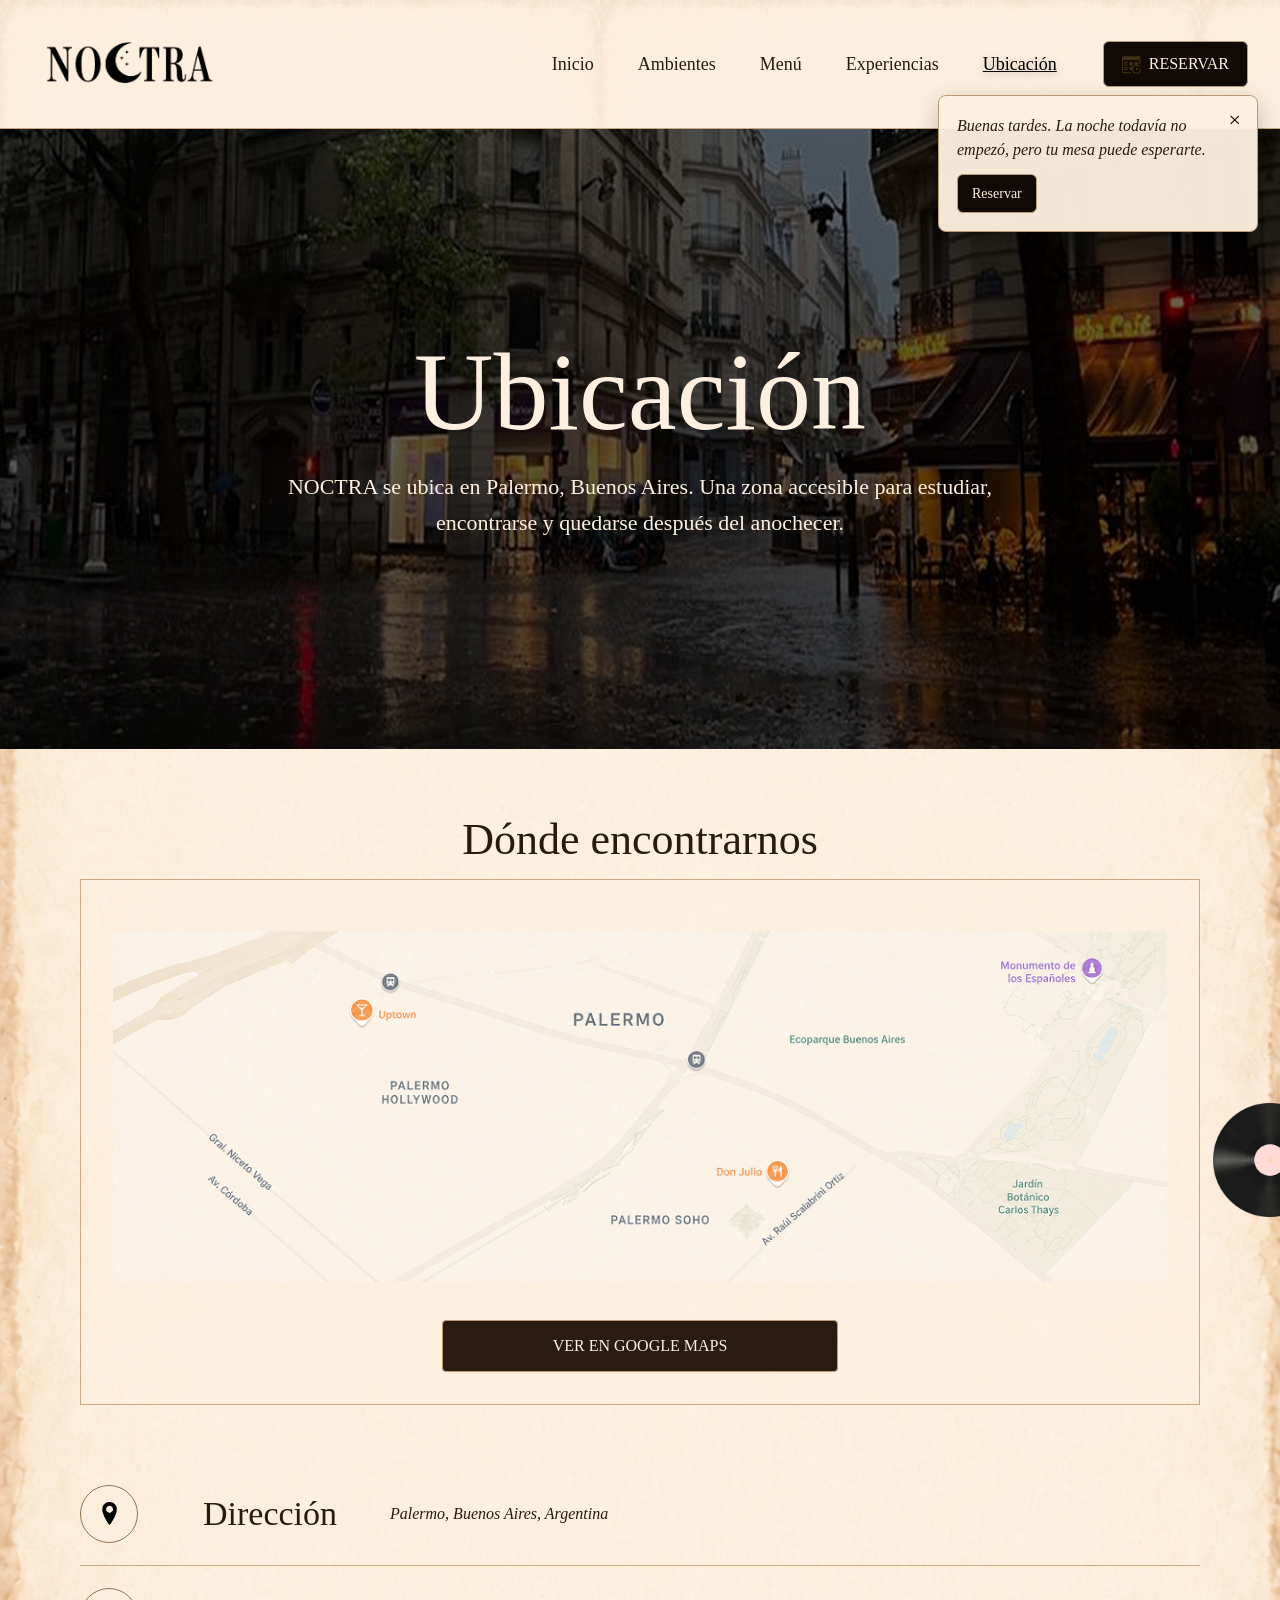
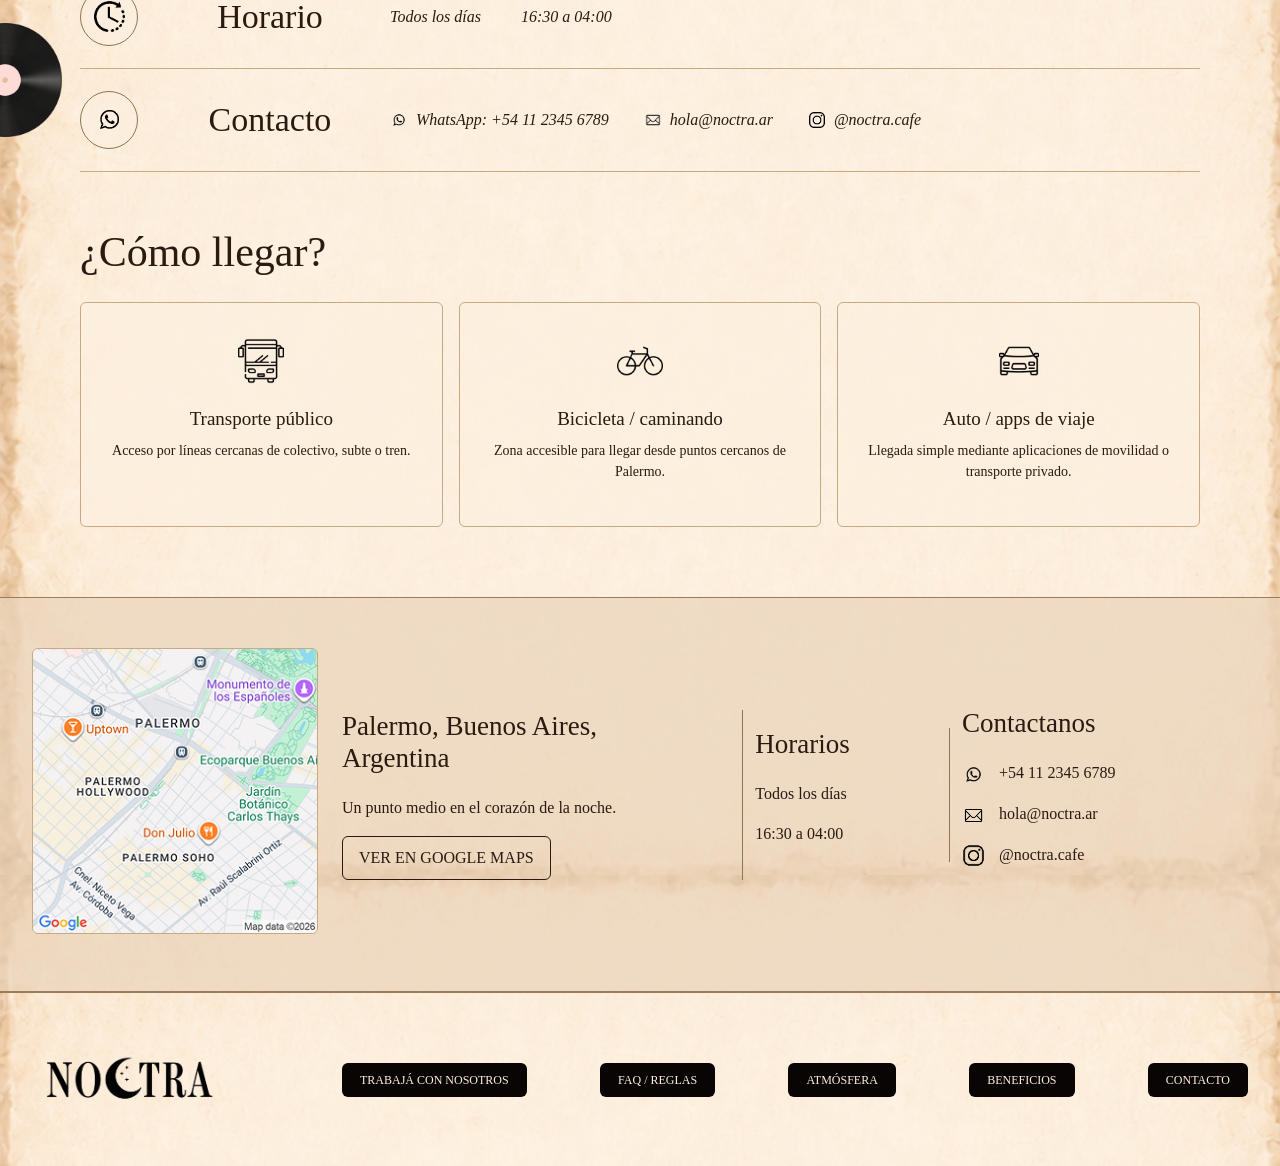
<file: ubicacion.html>
<!DOCTYPE html>
<html lang="es">
<head>
  <meta charset="UTF-8">
  <meta name="viewport" content="width=device-width, initial-scale=1.0">
  <title>NOCTRA | Ubicación</title>

  <link href="https://cdn.jsdelivr.net/npm/bootstrap@5.3.3/dist/css/bootstrap.min.css" rel="stylesheet">
  <link rel="stylesheet" href="style.css">
</head>

<body>

  <img src="img/disco1.png" alt="" class="vinilo vinilo-ubicacion-arriba">
  <img src="img/disco1.png" alt="" class="vinilo vinilo-ubicacion-abajo">

  <header class="header-noctra">
    <nav class="navbar navbar-expand-lg">
      <div class="contenedor-noctra nav-contenido">

        <a class="navbar-brand logo-link" href="index.html">
          <img src="img/logo-noctra.png" alt="NOCTRA" class="logo-img">
        </a>

        <button class="navbar-toggler" type="button" data-bs-toggle="collapse" data-bs-target="#menuPrincipal">
          <span class="navbar-toggler-icon"></span>
        </button>

        <div class="collapse navbar-collapse justify-content-end" id="menuPrincipal">
          <ul class="navbar-nav">
            <li class="nav-item"><a class="nav-link" href="index.html">Inicio</a></li>
            <li class="nav-item"><a class="nav-link" href="ambientes.html">Ambientes</a></li>
            <li class="nav-item"><a class="nav-link" href="menu.html">Menú</a></li>
            <li class="nav-item"><a class="nav-link" href="experiencias.html">Experiencias</a></li>
            <li class="nav-item"><a class="nav-link active" href="ubicacion.html">Ubicación</a></li>
          </ul>

          <a class="btn btn-reservar ms-lg-4 mt-3 mt-lg-0" href="contacto.html">
            <img src="img/calendario.png" alt="" class="icono-btn">
            RESERVAR
          </a>
        </div>

      </div>
    </nav>
  </header>

  <main>

    <section class="hero-ubicacion">
      <div class="contenedor-noctra hero-ubicacion-contenido">
        <h1>Ubicación</h1>
        <p>
          NOCTRA se ubica en Palermo, Buenos Aires. Una zona accesible para estudiar,
          encontrarse y quedarse después del anochecer.
        </p>
      </div>
    </section>

    <section class="seccion-ubicacion-principal">
      <div class="contenedor-noctra">

        <div class="titulo-decorado text-center">
  <h2>Dónde encontrarnos</h2>
  

        <div class="mapa-grande-box">
          <img src="img/mapa-grande.jpg" alt="Mapa de ubicación de NOCTRA">
          <a href="https://www.google.com/maps/search/Palermo,+Buenos+Aires,+Argentina" target="_blank" class="btn btn-mapa-grande">
            VER EN GOOGLE MAPS
          </a>
        </div>

        <div class="datos-ubicacion">

          <div class="dato-linea">
            <div class="dato-icono">
              <img src="img/icono-ubicacion.png" alt="">
            </div>

            <h3>Dirección</h3>

            <div class="dato-texto">
              <p>Palermo, Buenos Aires, Argentina</p>
            </div>
          </div>

          <div class="dato-linea">
            <div class="dato-icono">
              <img src="img/icono-tiempo.png" alt="">
            </div>

            <h3>Horario</h3>

            <div class="dato-texto dato-doble">
              <p>Todos los días</p>
              <p>16:30 a 04:00</p>
            </div>
          </div>

          <div class="dato-linea">
  <div class="dato-icono">
    <img src="img/icono-whatsapp.png" alt="">
  </div>

  <h3>Contacto</h3>

  <div class="contacto-ubicacion-links">

    <a href="https://wa.me/541123456789" target="_blank">
      <img src="img/icono-whatsapp.png" alt="">
      <span>WhatsApp: +54 11 2345 6789</span>
    </a>

    <a href="https://www.google.com">
      <img src="img/icono-mail.png" alt="">
      <span>hola@noctra.ar</span>
    </a>

    <a href="https://www.instagram.com" target="_blank">
      <img src="img/icono-instagram.png" alt="">
      <span>@noctra.cafe</span>
    </a>

  </div>
</div>
</div>
</div>
            </div>
          </div>

        </div>

        <div class="como-llegar">
          <h2>¿Cómo llegar?</h2>

          <div class="row g-3">

            <div class="col-md-4">
              <div class="llegar-card">
                <div class="llegar-icono">
                  <img src="img/icono-bus.png" alt="">
                </div>
                <h3>Transporte público</h3>
                <p>Acceso por líneas cercanas de colectivo, subte o tren.</p>
              </div>
            </div>

            <div class="col-md-4">
              <div class="llegar-card">
                <div class="llegar-icono">
                  <img src="img/icono-bici.png" alt="">
                </div>
                <h3>Bicicleta / caminando</h3>
                <p>Zona accesible para llegar desde puntos cercanos de Palermo.</p>
              </div>
            </div>

            <div class="col-md-4">
              <div class="llegar-card">
                <div class="llegar-icono">
                  <img src="img/icono-auto.png" alt="">
                </div>
                <h3>Auto / apps de viaje</h3>
                <p>Llegada simple mediante aplicaciones de movilidad o transporte privado.</p>
              </div>
            </div>

          </div>
        </div>

      </div>
    </section>

    <section class="ubicacion">
      <div class="contenedor-noctra">
        <div class="row g-4 align-items-center">

          <div class="col-md-3">
           <a class="mapa-link-noctra" href="https://www.google.com/maps/search/Palermo,+Buenos+Aires,+Argentina" target="_blank">
  <img src="img/mapa.jpg" alt="Mapa de Palermo" class="mapa">
</a>
          </div>

          <div class="col-md-4 info-ubi">
            <h3>Palermo, Buenos Aires,<br>Argentina</h3>
            <p>Un punto medio en el corazón de la noche.</p>
            <a class="btn btn-mapa" href="https://www.google.com/maps/search/Palermo,+Buenos+Aires,+Argentina" target="_blank">
              VER EN GOOGLE MAPS
            </a>
          </div>

          <div class="col-md-2 info-ubi">
            <h3>Horarios</h3>
            <p>Todos los días</p>
            <p>16:30 a 04:00</p>
          </div>

          <div class="col-md-3 info-contacto">
  <h3>Contactanos</h3>

  <a class="link-contacto-noctra" href="https://wa.me/541123456789" target="_blank">
    <p><img src="img/icono-whatsapp.png" alt=""> +54 11 2345 6789</p>
  </a>

  <a class="link-contacto-noctra" href="https://www.google.com">
    <p><img src="img/icono-mail.png" alt=""> hola@noctra.ar</p>
  </a>

  <a class="link-contacto-noctra" href="https://www.instagram.com" target="_blank">
    <p><img src="img/icono-instagram.png" alt=""> @noctra.cafe</p>
  </a>
</div>

        </div>
      </div>
    </section>

  </main>

  <footer class="footer-noctra">
  <div class="contenedor-noctra">
    <div class="row align-items-center">

      <div class="col-lg-3">
        <a href="index.html">
          <img src="img/logo-noctra.png" alt="NOCTRA" class="footer-logo">
        </a>
      </div>

      <div class="col-lg-9 footer-links">
        <a href="contacto.html#trabaja">TRABAJÁ CON NOSOTROS</a>
        <a href="contacto.html#faq">FAQ / REGLAS</a>
        <a href="contacto.html#atmosfera">ATMÓSFERA</a>
        <a href="contacto.html#beneficios">BENEFICIOS</a>
        <a href="contacto.html#reservas">CONTACTO</a>
      </div>

    </div>
  </div>
</footer>
<script src="script.js"></script>

  <script src="https://cdn.jsdelivr.net/npm/bootstrap@5.3.3/dist/js/bootstrap.bundle.min.js"></script>

</body>
</html>
</file>
<file: style.css>
* {
  box-sizing: border-box;
}

body {
  margin: 0;
  background-color: #FEF0E0;
  background-image: url("img/papel.jpg");
  background-size: contain;
  background-repeat: repeat;
  color: #2a1a10;
  font-family: Georgia, serif;
  overflow-x: hidden;
}

a {
  text-decoration: none;
}

.contenedor-noctra {
  max-width: 1280px;
  margin: 0 auto;
  padding-left: 32px;
  padding-right: 32px;
}

/* DECORACION */

.vinilo {
  position: absolute;
  width: 150px;
  z-index: 2;
  pointer-events: none;
}

.vinilo-izq {
  left: -70px;
  top: 880px;
  animation: girarVinilo 5s linear infinite;
}

.vinilo-der {
  right: -70px;
  top: 1320px;
  animation: girarVinilo 5s linear infinite;
}

/* HEADER */

.header-noctra {
  background-color: rgba(254, 240, 224, 0.82);
  background-image: url("img/papel.jpg");
  background-size: 600px;
  border-bottom: 1px solid #c8a982;
  position: sticky;
  top: 0;
  z-index: 10;
  backdrop-filter: blur(8px);
}

.header-noctra .navbar {
  background-color: rgba(254, 240, 224, 0.82);
}

.nav-contenido {
  display: flex;
  align-items: center;
  width: 100%;
}

.logo-img {
  width: 190px;
  transition: 0.3s;
}

.logo-img:hover {
  transform: scale(1.03);
  filter: drop-shadow(0 3px 6px rgba(0,0,0,0.25));
}

.nav-link {
  color: #2a1a10;
  margin: 0 14px;
  font-size: 18px;
  transition: 0.3s;
}

.nav-link:hover,
.nav-link.active {
  color: #000;
  text-decoration: underline;
  text-shadow: 0 2px 8px rgba(0,0,0,0.25);
}

/* BOTONES */

.btn-reservar,
.btn-noctra-accion{
    background:#100905;
    color:#FEF0E0;

    border:1px solid #b89a73;

    padding:10px 18px;
    border-radius:6px;

    display:inline-flex;
    align-items:center;
    justify-content:center;
    gap:8px;

    text-decoration:none;
    transition:0.3s ease;
}

.btn-reservar:hover,
.btn-noctra-accion:hover{
    background:#2a1a10;
    border-color:#d6b48c;

    transform:translateY(-2px);

    box-shadow:0 4px 12px rgba(0,0,0,0.25);
}

.btn-reservar:hover,
.btn-noctra-accion:hover {
  background-color: #2a1a10;
  color: white;
  transform: translateY(-2px);
  box-shadow: 0 5px 15px rgba(0,0,0,0.35);
}

.icono-btn {
  width: 19px;
  height: 19px;
  object-fit: contain;
}

/* HERO */

/* HERO */

.hero {
  min-height: 620px;
  background-image: linear-gradient(
      90deg,
      rgba(10, 5, 3, 0.92) 0%,
      rgba(10, 5, 3, 0.78) 30%,
      rgba(10, 5, 3, 0.25) 52%,
      rgba(10, 5, 3, 0) 75%
    ),
    url("img/hero.jpg");

  background-size: cover;
  background-position: center center;
  background-repeat: no-repeat;
}

.hero-contenedor {
  min-height: 620px;
  display: flex;
  align-items: center;
}

.hero-capa {
  width: 100%;
}

.hero-texto {
  color: #FEF0E0;
  max-width: 560px;
  padding-left: 0;
}

.hero h1 {
  font-size: 64px;
  line-height: 1;
  margin-bottom: 28px;
}

.hero p {
  line-height: 1.8;
  font-size: 18px;
  margin-bottom: 30px;
}

.hero-texto .btn {
  margin-right: 10px;
  margin-bottom: 10px;
}

/* SECCIONES */

.seccion {
  padding: 60px 0;
  border-bottom: 1px solid #9b7b58;
}

h2 {
  font-size: 38px;
  margin-bottom: 26px;
}

.que-es {
  border-right: 1px solid #8f7353;
  padding-right: 40px;
  text-align: center;
}

.que-es p {
  font-size: 20px;
  line-height: 1.6;
}

.iconos-info {
  display: flex;
  justify-content: center;
  gap: 18px;
  margin-top: 35px;
}

.icono-circulo {
  width: 58px;
  height: 58px;
  border: 1px solid #8f7353;
  border-radius: 50%;
  display: flex;
  align-items: center;
  justify-content: center;
  transition: 0.3s;
}

.icono-circulo img {
  width: 31px;
  height: 31px;
  object-fit: contain;
}

.icono-circulo:hover {
  background-color: #2a1a10;
  transform: translateY(-3px);
  box-shadow: 0 5px 14px rgba(0,0,0,0.25);
}

/* CARDS */

.card-noctra {
  display: block;
  height: 100%;
  color: #2a1a10;
  border: 1px solid #c8a982;
  background-color: rgba(254, 240, 224, 0.72);
  text-align: center;
  transition: 0.3s;
  border-radius: 6px;
  overflow: hidden;
}

.card-noctra:hover {
  color: #2a1a10;
  transform: translateY(-5px);
  border-color: #4b2c18;
  box-shadow: 0 8px 18px rgba(0,0,0,0.2);
}

.card-noctra img {
  width: 100%;
  height: 145px;
  object-fit: cover;
  display: block;
}

.card-noctra h3 {
  font-size: 18px;
  line-height: 1.15;
  min-height: 42px;
  margin: 15px 8px 8px;
}

.card-noctra p {
  font-size: 14px;
  line-height: 1.45;
  padding: 0 12px 18px;
}

/* MENU */

.menu-box {
  height: 100px;
  border: 1px solid #c8a982;
  background-color: rgba(254, 240, 224, 0.72);
  color: #2a1a10;
  display: flex;
  flex-direction: column;
  align-items: center;
  justify-content: center;
  transition: 0.3s;
  text-align: center;
  border-radius: 6px;
}

.menu-box img {
  width: 34px;
  height: 34px;
  object-fit: contain;
  margin-bottom: 8px;
}

.menu-box span {
  font-size: 20px;
}

.menu-box:hover {
  background-color: #2a1a10;
  color: #FEF0E0;
  transform: translateY(-3px);
  box-shadow: 0 6px 15px rgba(0,0,0,0.22);
}

.menu-completo {
  font-size: 19px;
}

/* UBICACION */

.ubicacion {
  background-color: rgba(234, 213, 187, 0.72);
  padding: 50px 0;
  border-bottom: 1px solid #9b7b58;
}

.mapa {
  width: 100%;
  border: 1px solid #c8a982;
  border-radius: 6px;
}

.info-ubi {
  border-right: 1px solid #8f7353;
  padding-right: 30px;
}

.info-ubi h3,
.info-contacto h3 {
  font-size: 27px;
  margin-bottom: 22px;
}

.btn-mapa {
  border: 1px solid #2a1a10;
  color: #2a1a10;
  padding: 9px 16px;
  transition: 0.3s;
  border-radius: 6px;
}

.btn-mapa:hover {
  background-color: #2a1a10;
  color: #FEF0E0;
}

.info-contacto img {
  width: 23px;
  margin-right: 10px;
}

/* FOOTER */

.footer-noctra {
  padding: 35px 0;
  border-top: 1px solid #9b7b58;
}

.footer-logo {
  width: 190px;
  transition: 0.3s;
}

.footer-logo:hover {
  transform: scale(1.03);
  filter: drop-shadow(0 3px 6px rgba(0,0,0,0.25));
}

.footer-links {
  display: flex;
  justify-content: space-between;
  gap: 12px;
  flex-wrap: wrap;
}

.footer-links a {
  background-color: #080504;
  color: #FEF0E0;
  padding: 8px 18px;
  font-size: 12px;
  transition: 0.3s;
  border-radius: 6px;
}

.footer-links a:hover {
  background-color: #2a1a10;
  transform: translateY(-2px);
  box-shadow: 0 5px 13px rgba(0,0,0,0.3);
}

/* MOBILE */

@media (max-width: 768px) {

  .contenedor-noctra {
    padding-left: 20px;
    padding-right: 20px;
  }

  .logo-img {
    width: 145px;
  }

  .hero-texto {
    text-align: center;
    padding-top: 60px;
    padding-bottom: 45px;
  }

  .hero h1 {
    font-size: 42px;
  }

  .hero p {
    font-size: 16px;
    line-height: 1.6;
  }

  .btn-noctra-accion {
    margin-bottom: 10px;
  }

  .hero-foto img {
    height: 330px;
  }

  .que-es {
    border-right: none;
    border-bottom: 1px solid #8f7353;
    padding-right: 0;
    padding-bottom: 35px;
    margin-bottom: 35px;
  }

  h2 {
    font-size: 31px;
    text-align: center;
  }

  .seccion {
    padding: 45px 0;
  }

  .info-ubi {
    border-right: none;
    border-bottom: 1px solid #8f7353;
    padding-right: 0;
    padding-bottom: 25px;
    text-align: center;
  }

  .info-contacto {
    text-align: center;
  }

  .footer-logo {
    display: block;
    margin: 0 auto 25px;
  }

  .footer-links {
    justify-content: center;
  }

  .footer-links a {
    width: 45%;
    text-align: center;
  }

  .vinilo {
    width: 110px;
  }

  .vinilo-izq {
    left: -60px;
  }

  .vinilo-der {
    right: -60px;
  }
}

AMBIENTES

/* PAGINA AMBIENTES */

.hero-ambientes {
  min-height: 520px;
  background-image:
    linear-gradient(
      rgba(0, 0, 0, 0.45),
      rgba(0, 0, 0, 0.55)
    ),
    url("./img/ambiente1.jpg");

  background-size: cover;
  background-position: center center;
  background-repeat: no-repeat;

  display: flex;
  align-items: center;
  text-align: center;

}

.hero-ambientes-contenido {
  color: #FEF0E0;
}

.hero-ambientes h1 {
  font-size: 110px;
  line-height: 1;
  margin-bottom: 25px;
}

.hero-ambientes p {
  max-width: 760px;
  margin: 0 auto;
  font-size: 22px;
  line-height: 1.7;
}

.texto-corto {
  max-width: 520px;
  margin: 0 auto;
  line-height: 1.7;
}

.card-ambiente-grande img {
  height: 250px;
}

.card-ambiente-grande h3 {
  font-size: 20px;
  min-height: 70px;
}

.card-ambiente-grande p {
  min-height: 75px;
}

.tabla-noctra {
  max-width: 880px;
  margin: 0 auto;
  border: 1px solid #c8a982;
  background-color: rgba(254, 240, 224, 0.72);
  color: #2a1a10;
}

.tabla-noctra th {
  background-color: rgba(222, 196, 159, 0.45);
  font-weight: bold;
}

.tabla-noctra th,
.tabla-noctra td {
  border: 1px solid #c8a982;
  text-align: center;
  padding: 15px;
}

.vinilo-ambientes-arriba {
  position: absolute;
  right: -70px;
  top: 840px;
  width: 170px;
  z-index: 2;
  pointer-events: none;
   animation: girarVinilo 5s linear infinite;
}

.vinilo-ambientes-abajo {
  position: absolute;
  left: -85px;
  top: 1500px;
  width: 170px;
  z-index: 2;
  pointer-events: none;
   animation: girarVinilo 5s linear infinite;
}

@media (max-width: 768px) {

  .hero-ambientes {
    min-height: 420px;
  }

  .hero-ambientes h1 {
    font-size: 58px;
  }

  .hero-ambientes p {
    font-size: 17px;
  }

  .card-ambiente-grande img {
    height: 220px;
  }

  .vinilo-ambientes-arriba,
  .vinilo-ambientes-abajo {
    width: 120px;
  }

  .vinilo-ambientes-arriba {
    right: -65px;
    top: 360px;
  }

  .vinilo-ambientes-abajo {
    left: -65px;
    top: 1700px;
  }
}

/* ARREGLO HERO AMBIENTES */

.hero-ambientes {
  height: 520px !important;
  min-height: 430px; !important;

  background-color: #120b07 !important;
   background-image:
    linear-gradient(rgba(0,0,0,0.55), rgba(0,0,0,0.65)),
    url("img/ambientes-hero.jpg");!important;

  background-size: cover;  !important;

  background-position: center 42%;  !important;

  background-repeat: no-repeat; !important;
   !important;
  !important;

  display: flex !important;
  align-items: center !important;
  justify-content: center !important;
 display: flex;
  align-items: center;
  text-align: center;
  color: #FEF0E0 !important;
}

.hero-ambientes h1 {
  color: #FEF0E0 !important;
}

.hero-ambientes p {!important;
 .hero-ambientes p !important;
  max-width: 720px;!important;
  margin: 0 auto;!important;
  font-size: 20px;!important;
  line-height: 1.6;!important;
  color: #FEF0E0;!important;
!important;
}

.hero-ambientes + .seccion {
  padding: 35px 0 38px;
}
/* AJUSTE FINAL HERO AMBIENTES */

.hero-ambientes {
  min-height: 620px !important;

  background-image:
    linear-gradient(rgba(0,0,0,0.50), rgba(0,0,0,0.62)),
    url("img/ambientes-hero.jpg") !important;

  background-size: cover !important;
  background-position: center center !important;
  background-repeat: no-repeat !important;

  display: flex !important;
  align-items: center !important;
  text-align: center !important;
}

.hero-ambientes h1 {
  font-size: 105px !important;
  margin-bottom: 22px !important;
}

.hero-ambientes p {
  font-size: 21px !important;
  max-width: 780px !important;
  line-height: 1.65 !important;
}

/* AJUSTE CENTRADO AMBIENTES */

.hero-ambientes {
  justify-content: center !important;
}

.hero-ambientes-contenido {
  max-width: 900px;
  margin: 0 auto;
  padding-left: 0;
  padding-right: 0;
  text-align: center;
}

.hero-ambientes h1,
.hero-ambientes p {
  text-align: center;
  margin-left: auto;
  margin-right: auto;
}

.hero-ambientes p {
  max-width: 760px;
}

/* CENTRAR SECCION COMO SE ORGANIZAN */

.hero-ambientes + .seccion .contenedor-noctra {
  max-width: 760px;
  margin: 0 auto;
  text-align: center;
}

.hero-ambientes + .seccion h2,
.hero-ambientes + .seccion p {
  text-align: center;
  margin-left: auto;
  margin-right: auto;
}

.hero-ambientes + .seccion .iconos-info {
  justify-content: center;
}

/* PAGINA MENU */

.hero-menu {
  min-height: 650px;
  background-image:
    linear-gradient(rgba(0,0,0,0.45), rgba(0,0,0,0.62)),
    url("img/menu-hero.jpg");

  background-size: cover;
  background-position: center center;
  background-repeat: no-repeat;

  display: flex;
  align-items: center;
  text-align: center;
}

.hero-menu-contenido {
  color: #FEF0E0;
  max-width: 850px;
  margin: 0 auto;
}

.hero-menu h1 {
  font-size: 110px;
  line-height: 1;
  margin-bottom: 22px;
  color: #FEF0E0;
}

.hero-menu p {
  max-width: 620px;
  margin: 0 auto;
  font-size: 22px;
  line-height: 1.65;
  color: #FEF0E0;
}

.seccion-menu {
  padding: 0 0 55px;
  border-bottom: 1px solid #9b7b58;
}

.bloque-menu {
  margin-bottom: 40px;
}

.foto-menu {
  width: 100%;
  height: 330px;
  object-fit: cover;
  border: 4px solid #FEF0E0;
  box-shadow: 0 0 0 1px #c8a982;
  display: block;
}

.item-menu {
  display: grid;
  grid-template-columns: 1fr 1.4fr auto;
  gap: 15px;
  align-items: center;
  border-bottom: 1px solid rgba(143, 115, 83, 0.35);
  padding: 10px 0;
}

.item-menu h3 {
  font-size: 21px;
  margin: 0;
}

.item-menu p {
  font-size: 13px;
  font-style: italic;
  margin: 0;
}

.item-menu span {
  font-size: 13px;
  white-space: nowrap;
}

.combos-menu {
  text-align: center;
  margin-top: 20px;
}

.combo-card {
  border: 1px solid #c8a982;
  background-color: rgba(254, 240, 224, 0.72);
  text-align: left;
  transition: 0.3s;
  border-radius: 6px;
  overflow: hidden;
  height: 100%;
}

.combo-card:hover {
  transform: translateY(-4px);
  box-shadow: 0 8px 18px rgba(0,0,0,0.2);
}

.combo-card img {
  width: 100%;
  height: 135px;
  object-fit: cover;
  display: block;
}

.combo-card h3 {
  text-align: center;
  font-size: 21px;
  margin: 12px 10px 5px;
}

.combo-card p {
  font-size: 13px;
  font-style: italic;
  line-height: 1.45;
  padding: 0 12px;
}

.combo-card span {
  display: block;
  font-size: 13px;
  padding: 0 12px 14px;
}

.vinilo-menu-izq {
  position: absolute;
  left: -85px;
  top: 950px;
  width: 180px;
  z-index: 2;
  pointer-events: none;
   animation: girarVinilo 5s linear infinite;
}

.vinilo-menu-der {
  position: absolute;
  right: -85px;
  top: 1550px;
  width: 180px;
  z-index: 2;
  pointer-events: none;
   animation: girarVinilo 5s linear infinite;
}

@media (max-width: 768px) {

  .hero-menu {
    min-height: 430px;
  }

  .hero-menu h1 {
    font-size: 64px;
  }

  .hero-menu p {
    font-size: 17px;
  }

  .seccion-menu {
    padding-top: 30px;
  }

  .foto-menu {
    height: 260px;
  }

  .item-menu {
    grid-template-columns: 1fr;
    gap: 4px;
    text-align: center;
  }

  .vinilo-menu-izq,
  .vinilo-menu-der {
    width: 120px;
  }

  .vinilo-menu-izq {
    left: -65px;
    top: 580px;
  }

  .vinilo-menu-der {
    right: -65px;
    top: 1800px;
  }
}
/* ESPACIO ENTRE HERO Y MENU */

.seccion-menu {
  padding-top: 110px !important;
}
/* HOVER IMAGENES MENU */

.foto-menu {
  transition: 0.3s ease;
}

.foto-menu:hover {
  transform: translateY(-5px);
  box-shadow: 0 8px 18px rgba(0,0,0,0.22);
  border-color: #b89a73;
}
.item-menu {
  transition: 0.3s ease;
}

.item-menu:hover {
  transform: translateX(4px);
}

/* PAGINA UBICACION */

.hero-ubicacion {
  min-height: 620px;
  background-image:
    linear-gradient(rgba(0,0,0,0.50), rgba(0,0,0,0.65)),
    url("img/ubicacion-hero.jpg");
  background-size: cover;
  background-position: center center;
  background-repeat: no-repeat;

  display: flex;
  align-items: center;
  text-align: center;
}

.hero-ubicacion-contenido {
  color: #FEF0E0;
  max-width: 980px;
  margin: 0 auto;
}

.hero-ubicacion h1 {
  font-size: 110px;
  line-height: 1;
  margin-bottom: 25px;
  color: #FEF0E0;
}

.hero-ubicacion p {
  max-width: 900px;
  margin: 0 auto;
  font-size: 22px;
  line-height: 1.65;
  color: #FEF0E0;
}

.seccion-ubicacion-principal {
  padding: 65px 0 70px;
  border-bottom: 1px solid #9b7b58;
}

.titulo-decorado h2 {
  font-size: 44px;
  margin-bottom: 45px;
}

.mapa-grande-box {
  max-width: 1040px;
  margin: 0 auto 45px;
  border: 1px solid #c8a982;
  padding: 28px;
  text-align: center;
  background-color: rgba(254, 240, 224, 0.45);
}

.mapa-grande-box img {
  width: 100%;
  height: 320px;
  object-fit: cover;
  opacity: 0.72;
  display: block;
}

.btn-mapa-grande {
  background-color: #2a1a10;
  color: #FEF0E0;
  border: 1px solid #b89a73;
  padding: 13px 110px;
  margin-top: 18px;
  transition: 0.3s ease;
  border-radius: 4px;
}

.btn-mapa-grande:hover {
  background-color: #100905;
  color: white;
  transform: translateY(-2px);
  box-shadow: 0 6px 16px rgba(0,0,0,0.25);
}

.datos-ubicacion {
  max-width: 1040px;
  margin: 0 auto 50px;
}

.dato-linea {
  display: grid;
  grid-template-columns: 70px 180px 1fr 1fr;
  align-items: center;
  border-bottom: 1px solid #c8a982;
  padding: 20px 0;
}

.dato-icono {
  width: 55px;
  height: 55px;
  border: 1px solid #8f7353;
  border-radius: 50%;
  display: flex;
  align-items: center;
  justify-content: center;
  font-size: 28px;
}

.dato-icono img {
  width: 28px;
  height: 28px;
  object-fit: contain;
}

.dato-linea h3 {
  font-size: 34px;
  margin: 0;
}

.dato-linea p {
  margin: 0;
  font-style: italic;
}

.como-llegar {
  max-width: 1040px;
  margin: 0 auto;
}

.como-llegar h2 {
  font-size: 42px;
  margin-bottom: 25px;
}

.llegar-card {
  border: 1px solid #c8a982;
  background-color: rgba(254, 240, 224, 0.72);
  text-align: center;
  padding: 28px 20px;
  height: 100%;
  transition: 0.3s ease;
  border-radius: 6px;
}

.llegar-card:hover {
  transform: translateY(-5px);
  box-shadow: 0 8px 18px rgba(0,0,0,0.2);
}

.llegar-icono {
  font-size: 42px;
  margin-bottom: 12px;
}

.llegar-card h3 {
  font-size: 19px;
  margin-bottom: 10px;
}

.llegar-card p {
  font-size: 14px;
  line-height: 1.5;
}

.vinilo-ubicacion-arriba {
  position: absolute;
  right: -80px;
  top: 1100px;
  width: 180px;
  z-index: 2;
  pointer-events: none;
   animation: girarVinilo 5s linear infinite;
}

.vinilo-ubicacion-abajo {
  position: absolute;
  left: -85px;
  top: 1620px;
  width: 180px;
  z-index: 2;
  pointer-events: none;
   animation: girarVinilo 5s linear infinite;
}

@media (max-width: 768px) {

  .hero-ubicacion {
    min-height: 430px;
  }

  .hero-ubicacion h1 {
    font-size: 62px;
  }

  .hero-ubicacion p {
    font-size: 17px;
  }

  .mapa-grande-box {
    padding: 15px;
  }

  .mapa-grande-box img {
    height: 230px;
  }

  .btn-mapa-grande {
    width: 100%;
    padding: 12px 15px;
  }

  .dato-linea {
    grid-template-columns: 1fr;
    text-align: center;
    gap: 10px;
  }

  .dato-icono {
    margin: 0 auto;
  }

  .dato-linea h3 {
    font-size: 30px;
  }

  .como-llegar h2 {
    text-align: center;
  }

  .vinilo-ubicacion-arriba,
  .vinilo-ubicacion-abajo {
    width: 120px;
  }

  .vinilo-ubicacion-arriba {
    right: -65px;
    top: 600px;
  }

  .vinilo-ubicacion-abajo {
    left: -65px;
    top: 1750px;
  }
}
/* AJUSTE UBICACION */

.detalle-ubicacion {
  width: 300px;
  max-width: 70%;
  margin: 8px auto 30px;
  display: block;
  opacity: 0.55;
}

.mapa-grande-box {
  max-width: 1120px;
  padding: 32px;
  margin-bottom: 55px;
  transition: 0.3s ease;
}

.mapa-grande-box:hover {
  transform: translateY(-4px);
  box-shadow: 0 8px 20px rgba(0,0,0,0.18);
}

.mapa-grande-box img {
  height: 380px;
  object-fit: cover;
}

.dato-linea {
  grid-template-columns: 75px 190px 1fr 1fr;
  gap: 20px;
  transition: 0.3s ease;
}

.dato-linea:hover {
  transform: translateX(6px);
  background-color: rgba(254, 240, 224, 0.35);
}

.dato-icono {
  background-color: rgba(254, 240, 224, 0.55);
}

.dato-icono img {
  width: 31px;
  height: 31px;
  object-fit: contain;
}

.dato-linea p {
  font-style: italic;
  line-height: 1.4;
}
/* PAGINA UBICACION FINAL */

.hero-ubicacion {
  min-height: 620px;
  background-image:
    linear-gradient(rgba(0,0,0,0.50), rgba(0,0,0,0.65)),
    url("img/ubicacion-hero.jpg");
  background-size: cover;
  background-position: center center;
  background-repeat: no-repeat;

  display: flex;
  align-items: center;
  text-align: center;
}

.hero-ubicacion-contenido {
  color: #FEF0E0;
  max-width: 980px;
  margin: 0 auto;
}

.hero-ubicacion h1 {
  font-size: 110px;
  line-height: 1;
  margin-bottom: 25px;
  color: #FEF0E0;
}

.hero-ubicacion p {
  max-width: 900px;
  margin: 0 auto;
  font-size: 22px;
  line-height: 1.65;
  color: #FEF0E0;
}

.seccion-ubicacion-principal {
  padding: 65px 0 70px;
  border-bottom: 1px solid #9b7b58;
}

.titulo-decorado h2 {
  font-size: 44px;
  margin-bottom: 10px;
}

.detalle-ubicacion {
  width: 330px;
  max-width: 75%;
  margin: 8px auto 34px;
  display: block;
  opacity: 0.55;
}

.mapa-grande-box {
  max-width: 1120px;
  margin: 0 auto 58px;
  border: 1px solid #c8a982;
  padding: 32px;
  text-align: center;
  background-color: rgba(254, 240, 224, 0.45);
  transition: 0.3s ease;
}

.mapa-grande-box:hover {
  transform: translateY(-4px);
  box-shadow: 0 8px 20px rgba(0,0,0,0.18);
}

.mapa-grande-box img {
  width: 100%;
  height: 390px;
  object-fit: cover;
  opacity: 0.78;
  display: block;
}

.btn-mapa-grande {
  background-color: #2a1a10;
  color: #FEF0E0;
  border: 1px solid #b89a73;
  padding: 13px 110px;
  margin-top: 18px;
  transition: 0.3s ease;
  border-radius: 4px;
}

.btn-mapa-grande:hover {
  background-color: #100905;
  color: white;
  transform: translateY(-2px);
  box-shadow: 0 6px 16px rgba(0,0,0,0.25);
}

.datos-ubicacion {
  max-width: 1120px;
  margin: 0 auto 55px;
}

.dato-linea {
  display: grid;
  grid-template-columns: 70px 190px 1fr;
  align-items: center;
  gap: 25px;

  border-bottom: 1px solid #c8a982;
  padding: 22px 0;

  transition: 0.3s ease;
}

.dato-linea:hover {
  transform: translateX(6px);
  background-color: rgba(254, 240, 224, 0.35);
}

.dato-icono {
  width: 58px;
  height: 58px;
  border: 1px solid #8f7353;
  border-radius: 50%;
  display: flex;
  align-items: center;
  justify-content: center;
  background-color: rgba(254, 240, 224, 0.55);
}

.dato-icono img {
  width: 31px;
  height: 31px;
  object-fit: contain;
}

.dato-linea h3 {
  font-size: 34px;
  margin: 0;
}

.dato-texto {
  display: flex;
  align-items: center;
  gap: 40px;
  flex-wrap: wrap;
}

.dato-texto p {
  margin: 0;
  font-style: italic;
  line-height: 1.4;
}

.dato-doble {
  justify-content: flex-start;
}

.contacto-lineas {
  display: grid;
  grid-template-columns: repeat(3, auto);
  gap: 35px;
  align-items: center;
}

.como-llegar {
  max-width: 1120px;
  margin: 0 auto;
}

.como-llegar h2 {
  font-size: 42px;
  margin-bottom: 25px;
}

.llegar-card {
  border: 1px solid #c8a982;
  background-color: rgba(254, 240, 224, 0.72);
  text-align: center;
  padding: 28px 20px;
  height: 100%;
  transition: 0.3s ease;
  border-radius: 6px;
}

.llegar-card:hover {
  transform: translateY(-5px);
  box-shadow: 0 8px 18px rgba(0,0,0,0.2);
}

.llegar-icono img {
  width: 46px;
  height: 46px;
  object-fit: contain;
  margin-bottom: 12px;
}

.llegar-card h3 {
  font-size: 19px;
  margin-bottom: 10px;
}

.llegar-card p {
  font-size: 14px;
  line-height: 1.5;
}

.vinilo-ubicacion-arriba {
  position: absolute;
  right: -80px;
  top: 1100px;
  width: 180px;
  z-index: 2;
  pointer-events: none;
   animation: girarVinilo 5s linear infinite;
}

.vinilo-ubicacion-abajo {
  position: absolute;
  left: -85px;
  top: 1620px;
  width: 180px;
  z-index: 2;
  pointer-events: none;
   animation: girarVinilo 5s linear infinite;
}

@media (max-width: 768px) {

  .hero-ubicacion {
    min-height: 430px;
  }

  .hero-ubicacion h1 {
    font-size: 62px;
  }

  .hero-ubicacion p {
    font-size: 17px;
  }

  .mapa-grande-box {
    padding: 15px;
  }

  .mapa-grande-box img {
    height: 230px;
  }

  .btn-mapa-grande {
    width: 100%;
    padding: 12px 15px;
  }

  .dato-linea {
    grid-template-columns: 1fr;
    text-align: center;
    gap: 12px;
  }

  .dato-icono {
    margin: 0 auto;
  }

  .dato-linea h3 {
    font-size: 30px;
  }

  .dato-texto,
  .contacto-lineas {
    display: block;
  }

  .dato-texto p {
    margin-bottom: 8px;
  }

  .como-llegar h2 {
    text-align: center;
  }

  .vinilo-ubicacion-arriba,
  .vinilo-ubicacion-abajo {
    width: 120px;
  }

  .vinilo-ubicacion-arriba {
    right: -65px;
    top: 600px;
  }

  .vinilo-ubicacion-abajo {
    left: -65px;
    top: 1750px;
  }
}
/* ARREGLO DETALLE DONDE ENCONTRARNOS */

.titulo-decorado {
  margin-bottom: 25px !important;
}

.titulo-decorado h2 {
  margin-bottom: 12px !important;
}

/* HEROES SECUNDARIOS COMO MENU */

.hero-ambientes,
.hero-ubicacion {
  min-height: 620px !important;
  height: auto !important;

  display: flex !important;
  align-items: center !important;
  text-align: center !important;

  background-size: cover !important;
  background-position: center center !important;
  background-repeat: no-repeat !important;
}

.hero-ambientes h1,
.hero-ubicacion h1 {
  font-size: 110px !important;
  line-height: 1 !important;
  margin-bottom: 22px !important;
}

.hero-ambientes p,
.hero-ubicacion p {
  max-width: 780px !important;
  margin: 0 auto !important;
  font-size: 22px !important;
  line-height: 1.65 !important;
}

/* PAGINA EXPERIENCIAS */

.hero-experiencias {
  min-height: 620px;
  background-image:
    linear-gradient(rgba(0,0,0,0.50), rgba(0,0,0,0.65)),
    url("img/experiencias-hero.jpg");

  background-size: cover;
  background-position: center center;
  background-repeat: no-repeat;

  display: flex;
  align-items: center;
  text-align: center;
}

.hero-experiencias-contenido {
  color: #FEF0E0;
  max-width: 900px;
  margin: 0 auto;
}

.hero-experiencias h1 {
  font-size: 110px;
  line-height: 1;
  margin-bottom: 22px;
  color: #FEF0E0;
}

.hero-experiencias p {
  max-width: 760px;
  margin: 0 auto;
  font-size: 22px;
  line-height: 1.65;
  color: #FEF0E0;
}

.intro-experiencias {
  padding-top: 55px;
  padding-bottom: 55px;
}

.experiencia-card {
  border: 1px solid #c8a982;
  background-color: rgba(254, 240, 224, 0.72);
  border-radius: 6px;
  overflow: hidden;
  height: 100%;
  transition: 0.3s ease;
}

.experiencia-card:hover {
  transform: translateY(-5px);
  box-shadow: 0 8px 18px rgba(0,0,0,0.20);
}

.experiencia-card img {
  width: 100%;
  height: 220px;
  object-fit: cover;
  display: block;
}

.experiencia-texto {
  padding: 22px;
  text-align: center;
}

.experiencia-texto h3 {
  font-size: 24px;
  margin-bottom: 10px;
}

.experiencia-texto p {
  font-size: 14px;
  line-height: 1.55;
  margin-bottom: 12px;
}

.experiencia-texto span {
  display: block;
  font-size: 13px;
  font-style: italic;
  margin-bottom: 18px;
}

.btn-experiencia {
  background-color: #100905;
  color: #FEF0E0;
  border: 1px solid #b89a73;
  padding: 8px 22px;
  border-radius: 6px;
  transition: 0.3s ease;
}

.btn-experiencia:hover {
  background-color: #2a1a10;
  color: white;
  transform: translateY(-2px);
  box-shadow: 0 5px 14px rgba(0,0,0,0.25);
}

.eventos-proximos h2 {
  text-align: center;
}

.tabla-eventos {
  max-width: 1050px;
}

.tabla-eventos a {
  background-color: #100905;
  color: #FEF0E0;
  border: 1px solid #b89a73;
  padding: 6px 14px;
  border-radius: 6px;
  transition: 0.3s ease;
}

.tabla-eventos a:hover {
  background-color: #2a1a10;
  color: white;
  box-shadow: 0 4px 12px rgba(0,0,0,0.22);
}

.vinilo-experiencias-izq {
  position: absolute;
  left: -85px;
  top: 860px;
  width: 180px;
  z-index: 2;
  pointer-events: none;
   animation: girarVinilo 5s linear infinite;
}

.vinilo-experiencias-der {
  position: absolute;
  right: -85px;
  top: 1560px;
  width: 180px;
  z-index: 2;
  pointer-events: none;
   animation: girarVinilo 5s linear infinite;
}

@media (max-width: 768px) {

  .hero-experiencias {
    min-height: 430px;
  }

  .hero-experiencias h1 {
    font-size: 58px;
  }

  .hero-experiencias p {
    font-size: 17px;
  }

  .experiencia-card img {
    height: 210px;
  }

  .vinilo-experiencias-izq,
  .vinilo-experiencias-der {
    width: 120px;
  }

  .vinilo-experiencias-izq {
    left: -65px;
    top: 750px;
  }

  .vinilo-experiencias-der {
    right: -65px;
    top: 1850px;
  }
}

/* PAGINA CONTACTO FINAL */

.hero-contacto {
  min-height: 620px;
  background-image:
    linear-gradient(rgba(0,0,0,0.50), rgba(0,0,0,0.65)),
    url("img/contacto-hero.jpg");

  background-size: cover;
  background-position: center center;
  background-repeat: no-repeat;

  display: flex;
  align-items: center;
  text-align: center;
}

.hero-contacto-contenido {
  color: #FEF0E0;
  max-width: 900px;
  margin: 0 auto;
}

.hero-contacto h1 {
  font-size: 110px;
  line-height: 1;
  margin-bottom: 22px;
  color: #FEF0E0;
}

.hero-contacto p {
  max-width: 760px;
  margin: 0 auto;
  font-size: 22px;
  line-height: 1.65;
  color: #FEF0E0;
}

.texto-contacto {
  font-size: 18px;
  line-height: 1.7;
  max-width: 450px;
}

.contacto-datos {
  margin-top: 30px;
}

.contacto-datos p {
  font-style: italic;
  margin-bottom: 14px;
}

.contacto-datos img {
  width: 24px;
  margin-right: 10px;
}

.formulario-noctra {
  border: 1px solid #c8a982;
  background-color: rgba(254, 240, 224, 0.72);
  padding: 28px;
  border-radius: 6px;
}

.formulario-noctra label {
  display: block;
  margin-bottom: 7px;
  font-size: 15px;
}

.formulario-noctra input,
.formulario-noctra select,
.formulario-noctra textarea {
  width: 100%;
  border: 1px solid #c8a982;
  background-color: rgba(255,255,255,0.35);
  padding: 10px;
  color: #2a1a10;
  font-family: Georgia, serif;
}

.formulario-noctra input:focus,
.formulario-noctra select:focus,
.formulario-noctra textarea:focus {
  outline: none;
  border-color: #2a1a10;
  box-shadow: 0 0 8px rgba(0,0,0,0.18);
}

.formulario-trabajo {
  max-width: 780px;
}

.beneficio-card,
.faq-card {
  border: 1px solid #c8a982;
  background-color: rgba(254, 240, 224, 0.72);
  border-radius: 6px;
  padding: 26px;
  height: 100%;
  transition: 0.3s ease;
}

.beneficio-card:hover,
.faq-card:hover {
  transform: translateY(-5px);
  box-shadow: 0 8px 18px rgba(0,0,0,0.20);
}

.beneficio-card h3,
.faq-card h3 {
  font-size: 24px;
  margin-bottom: 12px;
}

.beneficio-card p,
.faq-card p {
  line-height: 1.55;
  font-size: 15px;
}

.galeria-noctra {
  display: grid;
  grid-template-columns: repeat(3, 1fr);
  gap: 18px;
}

.galeria-noctra img {
  width: 100%;
  height: 260px;
  object-fit: cover;
  border: 1px solid #c8a982;
  border-radius: 6px;
  transition: 0.3s ease;
}

.galeria-noctra img:hover {
  transform: translateY(-5px);
  box-shadow: 0 8px 18px rgba(0,0,0,0.20);
}

.vinilo-contacto-izq {
  position: absolute;
  left: -85px;
  top: 860px;
  width: 180px;
  z-index: 2;
  pointer-events: none;
   animation: girarVinilo 5s linear infinite;
}

.vinilo-contacto-der {
  position: absolute;
  right: -85px;
  top: 1650px;
  width: 180px;
  z-index: 2;
  pointer-events: none;
   animation: girarVinilo 5s linear infinite;
}

@media (max-width: 768px) {

  .hero-contacto {
    min-height: 430px;
  }

  .hero-contacto h1 {
    font-size: 58px;
  }

  .hero-contacto p {
    font-size: 17px;
  }

  .galeria-noctra {
    grid-template-columns: 1fr;
  }

  .galeria-noctra img {
    height: 230px;
  }

  .vinilo-contacto-izq,
  .vinilo-contacto-der {
    width: 120px;
  }
}

/* PAGINA GRACIAS */

.pagina-gracias {
  margin: 0;
}

.gracias-fondo {
  min-height: 100vh;
  background-image:
    linear-gradient(rgba(0,0,0,0.62), rgba(0,0,0,0.72)),
    url("img/contacto-hero.jpg");

  background-size: cover;
  background-position: center center;
  background-repeat: no-repeat;

  display: flex;
  align-items: center;
  justify-content: center;
  padding: 40px 20px;
}

.gracias-caja {
  max-width: 820px;
  text-align: center;
  background-color: rgba(254, 240, 224, 0.92);
  border: 1px solid #c8a982;
  border-radius: 8px;
  padding: 65px 55px;
  box-shadow: 0 12px 35px rgba(0,0,0,0.35);
}

.gracias-disco {
  width: 115px;
  margin-bottom: 25px;
  animation: girar-suave 10s linear infinite;
}

@keyframes girar-suave {
  from {
    transform: rotate(0deg);
  }

  to {
    transform: rotate(360deg);
  }
}

.gracias-caja h1 {
  font-size: 90px;
  margin-bottom: 20px;
}

.gracias-caja p {
  font-size: 19px;
  line-height: 1.7;
  max-width: 620px;
  margin: 0 auto 16px;
}

.gracias-frase {
  font-style: italic;
  opacity: 0.75;
}

.botones-gracias {
  margin-top: 35px;
  display: flex;
  justify-content: center;
  gap: 14px;
  flex-wrap: wrap;
}

.btn-gracias-secundario {
  border: 1px solid #2a1a10;
  color: #2a1a10;
  background-color: transparent;
  padding: 10px 22px;
  border-radius: 6px;
  transition: 0.3s ease;
}

.btn-gracias-secundario:hover {
  background-color: #2a1a10;
  color: #FEF0E0;
  transform: translateY(-2px);
}

@media (max-width: 768px) {
  .gracias-caja {
    padding: 45px 25px;
  }

  .gracias-caja h1 {
    font-size: 62px;
  }

  .gracias-caja p {
    font-size: 16px;
  }
}

@keyframes girarVinilo {
  from {
    transform: rotate(0deg);
  }

  to {
    transform: rotate(360deg);
  }
}
h1,
h2,
h3,
.titulo-seccion,
.hero h1,
.hero-interna h1 {
  transition: all 0.35s ease;
}

h1:hover,
h2:hover,
h3:hover,
.titulo-seccion:hover,
.hero h1:hover,
.hero-interna h1:hover {
  letter-spacing: 1px;
  transform: translateY(-2px);
  text-shadow: 0 4px 12px rgba(0,0,0,0.18);
}
.frase-atmosfera {
  font-size: 22px;
  font-style: italic;
  text-align: center;
  max-width: 650px;
  margin: 10px auto 35px auto;
  color: #2a1a10;
  transition: all 0.35s ease;
}

.frase-atmosfera:hover {
  letter-spacing: 0.8px;
  transform: translateY(-3px);
  text-shadow: 0 4px 12px rgba(0,0,0,0.18);
}
.seccion-opiniones {
  padding: 70px 0;
  border-top: 1px solid rgba(80,45,20,0.35);
}

.seccion-opiniones h2 {
  text-align: center;
  margin-bottom: 25px;
}

.opinion-card {
  border: 1px solid #b89a73;
  border-radius: 8px;
  padding: 28px;
  min-height: 190px;
  background: rgba(255, 245, 230, 0.35);
  transition: all 0.35s ease;
}

.opinion-card:hover {
  transform: translateY(-6px);
  box-shadow: 0 8px 22px rgba(0,0,0,0.18);
}

.opinion-card p {
  font-style: italic;
  margin-bottom: 20px;
}

.opinion-card h4 {
  font-size: 18px;
  margin: 0;
}
main {
  animation: entradaSuave 0.7s ease;
}

@keyframes entradaSuave {
  from {
    opacity: 0;
    transform: translateY(12px);
  }

  to {
    opacity: 1;
    transform: translateY(0);
  }
}

/* ARREGLO MOBILE HERO AMBIENTES Y UBICACION */

@media (max-width: 768px) {

  .hero-ambientes,
  .hero-ubicacion {
    min-height: 430px !important;
    padding: 70px 20px !important;
    background-position: center center !important;
  }

  .hero-ambientes-contenido,
  .hero-ubicacion-contenido {
    max-width: 100% !important;
    padding-left: 15px !important;
    padding-right: 15px !important;
  }

  .hero-ambientes h1,
  .hero-ubicacion h1 {
    font-size: 56px !important;
    line-height: 1 !important;
    margin-bottom: 18px !important;
    word-break: normal !important;
  }

  .hero-ambientes p,
  .hero-ubicacion p {
    font-size: 16px !important;
    line-height: 1.5 !important;
    max-width: 320px !important;
    margin: 0 auto !important;
  }
}
/* MAPA FOOTER */

.mapa {
  transition: all 0.35s ease !important;
}

.mapa:hover {
  transform: translateY(-5px) scale(1.02) !important;
  box-shadow: 0 8px 20px rgba(0,0,0,0.22) !important;
}

/* SISTEMA JAVASCRIPT NOCTRA */

.globito-noctra {
  position: fixed;
  right: 22px;
  bottom: 24px;
  z-index: 999;
}

.globito-boton {
  width: 74px;
  height: 74px;
  border-radius: 50%;
  border: 1px solid #b89a73;
  background-color: #100905;
  position: relative;
  cursor: pointer;
  box-shadow: 0 8px 22px rgba(0,0,0,0.28);
}

.globito-boton img {
  width: 58px;
  height: 58px;
  object-fit: contain;
  animation: girarVinilo 55s linear infinite;
}

.globito-boton span {
  position: absolute;
  top: -4px;
  right: -4px;
  background-color: #FEF0E0;
  color: #100905;
  border: 1px solid #b89a73;
  border-radius: 50%;
  width: 25px;
  height: 25px;
  font-size: 13px;
  display: flex;
  align-items: center;
  justify-content: center;
}

.panel-noctra {
  display: none;
  position: absolute;
  right: 0;
  bottom: 88px;
  width: 230px;
  padding: 18px;
  background-color: rgba(254, 240, 224, 0.96);
  border: 1px solid #b89a73;
  border-radius: 8px;
  box-shadow: 0 8px 24px rgba(0,0,0,0.25);
}

.panel-noctra.activo {
  display: block;
}

.panel-noctra h3 {
  margin-top: 0;
}

.panel-noctra a {
  display: block;
  color: #FEF0E0;
  background-color: #100905;
  padding: 8px 12px;
  margin-top: 8px;
  border-radius: 6px;
  text-align: center;
}

.saludo-noctra {
  position: fixed;
  right: 22px;
  top: 95px;
  max-width: 320px;
  background-color: rgba(254, 240, 224, 0.96);
  border: 1px solid #b89a73;
  border-radius: 8px;
  padding: 18px 42px 18px 18px;
  z-index: 998;
  box-shadow: 0 8px 24px rgba(0,0,0,0.22);
  animation: entradaSuave 0.7s ease;
}

.saludo-noctra button {
  position: absolute;
  top: 6px;
  right: 10px;
  border: none;
  background: none;
  font-size: 22px;
  cursor: pointer;
}

.saludo-noctra p {
  margin: 0;
  font-style: italic;
}

#resumen-gracias:empty {
  display: none;
}

#resumen-gracias {
  margin-top: 25px;
}

#resumen-gracias h2 {
  font-size: 24px;
  margin-bottom: 12px;
}
}

.lista-gestion {
  display: grid;
  gap: 22px;
}

.reserva-card {
  border: 1px solid #b89a73;
  background-color: rgba(254, 240, 224, 0.72);
  border-radius: 8px;
  padding: 26px;
  transition: 0.3s ease;
}

.reserva-card:hover {
  transform: translateY(-4px);
  box-shadow: 0 8px 20px rgba(0,0,0,0.20);
}

.reserva-card button {
  background-color: #100905;
  color: #FEF0E0;
  border: 1px solid #b89a73;
  padding: 8px 14px;
  border-radius: 6px;
  margin-right: 8px;
  margin-top: 10px;
  cursor: pointer;
}

.reserva-card button:hover {
  background-color: #2a1a10;
}

.reserva-vencida {
  opacity: 0.58;
  background-color: rgba(60, 42, 30, 0.22);
}

.comida-reservada,
.respuesta-noctra {
  margin-top: 16px;
  padding: 14px;
  border: 1px solid rgba(184,154,115,0.7);
  border-radius: 6px;
}

@media (max-width: 768px) {
  .saludo-noctra {
    left: 18px;
    right: 18px;
    top: 90px;
    max-width: none;
  }

  .globito-noctra {
    right: 16px;
    bottom: 16px;
  }

  .panel-noctra {
    width: 220px;
  }
}
.formulario-noctra select {
  width: 100%;
  padding: 10px;
  border: 1px solid #c8a982;
  background-color: rgba(255, 255, 255, 0.35);
  color: #2a1a10;
  font-family: Georgia, serif;
}
.link-contacto-noctra {
  color: inherit;
  text-decoration: none;
  display: block;
  width: fit-content;
}

.link-contacto-noctra p {
  transition: all 0.3s ease;
}

.link-contacto-noctra:hover p {
  transform: translateY(-2px);
  opacity: 0.75;
}

.mapa-link-noctra {
  display: inline-block;
  width: fit-content;
  transition: all 0.35s ease;
}

.mapa-link-noctra:hover {
  transform: translateY(-4px) scale(1.02);
}

.mapa-link-noctra img {
  display: block;
}

.mapa-link-grande {
  display: block;
  width: 100%;
}

.mapa-link-grande:hover {
  transform: scale(1.015);
}
.fila-contacto-simple {
  display: grid !important;
  grid-template-columns: 70px 170px 1fr !important;
  align-items: center !important;
  gap: 20px !important;
}

.contacto-ubicacion-links {
  display: flex !important;
  align-items: center !important;
  gap: 35px !important;
  flex-wrap: wrap !important;
}

.contacto-ubicacion-links a {
  color: #2a1a10 !important;
  text-decoration: none !important;
  font-style: italic !important;
  display: flex !important;
  align-items: center !important;
  gap: 8px !important;
  transition: all 0.3s ease !important;
}

.contacto-ubicacion-links a:hover {
  transform: translateY(-2px);
  opacity: 0.7;
}

.contacto-ubicacion-links img {
  width: 18px !important;
  height: 18px !important;
  object-fit: contain !important;
}
.btn-saludo-reserva {
  display: inline-block;
  margin-top: 12px;
  background-color: #100905;
  color: #FEF0E0 !important;
  text-decoration: none;
  padding: 8px 14px;
  border-radius: 6px;
  border: 1px solid #b89a73;
  font-size: 14px;
  transition: all 0.3s ease;
}

.btn-saludo-reserva:hover {
  transform: translateY(-2px);
  opacity: 0.85;
}
.reserva-vencida,
.reserva-cancelada {
  background-color: rgba(70, 50, 35, 0.28) !important;
  filter: grayscale(35%);
  opacity: 0.78;
}

.reserva-cancelada {
  text-decoration: none;
}

.reserva-vencida::before {
  content: "Reserva vencida";
  display: inline-block;
  margin-bottom: 12px;
  padding: 5px 10px;
  background-color: #2a1a10;
  color: #FEF0E0;
  font-size: 13px;
  border-radius: 20px;
}

.reserva-cancelada::before {
  content: "Reserva cancelada";
  display: inline-block;
  margin-bottom: 12px;
  padding: 5px 10px;
  background-color: #2a1a10;
  color: #FEF0E0;
  font-size: 13px;
  border-radius: 20px;
}
.aviso-formulario {
  display: block;
  margin-top: 5px;
  font-size: 13px;
  font-style: italic;
  opacity: 0.75;
}
.pedido-comida-page {
  background-color: #FEF0E0;
  background-image: url("img/papel.jpg");
  background-size: cover;
  background-repeat: repeat;
}

.pedido-comida-wrapper {
  min-height: 100vh;
  display: flex;
  justify-content: center;
  align-items: center;
  padding: 60px 20px;
}

.pedido-comida-card {
  width: min(850px, 92%);
  padding: 45px;
  border: 1px solid rgba(42, 26, 16, 0.35);
  background: rgba(254, 240, 224, 0.82);
  box-shadow: 0 18px 45px rgba(42, 26, 16, 0.18);
  text-align: left;
  position: relative;
}

.pedido-disco {
  width: 70px;
  display: block;
  margin: 0 auto 15px;
  animation: girarDisco 9s linear infinite;
}

.pedido-comida-card h1 {
  text-align: center;
  font-size: 46px;
  margin-bottom: 15px;
}

.pedido-info {
  text-align: center;
  font-style: italic;
  margin-bottom: 28px;
}

.pedido-form label {
  margin-top: 12px;
}

.pedido-botones {
  display: flex;
  gap: 12px;
  margin-top: 20px;
}
.reserva-card {
  position: relative;
}

.btn-borrar-registro {
  position: absolute;
  top: 18px;
  right: 18px;

  width: 34px;
  height: 34px;
  padding: 0;

  display: flex;
  align-items: center;
  justify-content: center;

  border-radius: 50%;
  border: 1px solid #6b5542;
  background-color: #2a2119;
  color: #FEF0E0;

  font-size: 20px;
  font-family: Arial, sans-serif;
  line-height: 1;

  cursor: pointer;
  transition: all 0.25s ease;
}

.btn-borrar-registro:hover {
  transform: scale(1.08);
  background-color: #100905;
}
.resumen-gracias {
  margin-top: 22px;
}

.resumen-reserva {
  max-width: 430px;
  margin: 0 auto;
  padding: 18px 22px;
  border: 1px solid #b89a73;
  border-radius: 10px;
  background-color: rgba(254, 240, 224, 0.45);
  text-align: left;
}

.resumen-reserva p {
  margin: 6px 0;
}
.pagina-pedido {
  min-height: 100vh;
  padding: 70px 0;
  background-color: #FEF0E0;
  background-image: url("img/papel.jpg");
  background-size: cover;
  background-repeat: repeat;
}

.pedido-layout {
  display: grid;
  grid-template-columns: 1.4fr 0.9fr;
  gap: 32px;
  align-items: start;
  margin-top: 30px;
}

.menu-pedido {
  display: grid;
  grid-template-columns: repeat(2, 1fr);
  gap: 14px;
}

.item-menu-pedido {
  border: 1px solid #b89a73;
  border-radius: 10px;
  padding: 16px;
  background-color: rgba(254, 240, 224, 0.55);
  display: flex;
  justify-content: space-between;
  gap: 12px;
  transition: all 0.25s ease;
}

.item-menu-pedido:hover {
  transform: translateY(-3px);
  box-shadow: 0 8px 20px rgba(42, 26, 16, 0.12);
}

.item-menu-pedido h3 {
  font-size: 1.1rem;
  margin-bottom: 4px;
}

.item-menu-pedido p {
  margin: 0;
  font-style: italic;
}

.item-menu-pedido button,
.acciones-carrito button {
  background-color: #100905;
  color: #FEF0E0;
  border: none;
  border-radius: 6px;
  padding: 6px 12px;
}

.carrito-caja {
  position: sticky;
  top: 120px;
  border: 1px solid #b89a73;
  border-radius: 12px;
  padding: 24px;
  background-color: rgba(254, 240, 224, 0.72);
  box-shadow: 0 10px 24px rgba(42, 26, 16, 0.12);
}

.fila-carrito {
  border-bottom: 1px solid rgba(42, 26, 16, 0.25);
  padding: 12px 0;
  display: flex;
  justify-content: space-between;
  gap: 16px;
}

.fila-carrito p {
  margin: 4px 0 0;
}

.acciones-carrito {
  display: flex;
  align-items: center;
  gap: 7px;
}

.acciones-carrito button {
  width: 28px;
  height: 28px;
  padding: 0;
}

.total-pedido {
  font-size: 1.2rem;
  font-weight: bold;
  margin-top: 18px;
}

.carrito-caja select,
.carrito-caja textarea,
.formulario-noctra input {
  width: 100%;
  border: 1px solid #b89a73;
  background-color: rgba(254, 240, 224, 0.45);
  padding: 10px;
  margin-bottom: 14px;
}

.carrito-caja textarea {
  min-height: 80px;
}

@media (max-width: 900px) {
  .pedido-layout {
    grid-template-columns: 1fr;
  }

  .menu-pedido {
    grid-template-columns: 1fr;
  }

  .carrito-caja {
    position: static;
  }
}
.notificacion-noctra {
  position: fixed;
  top: 120px;
  right: 24px;
  z-index: 9999;
  background: #2a1a10;
  color: #fff7ec;
  border: 1px solid #b98b5d;
  padding: 14px 18px;
  border-radius: 10px;
  font-family: Georgia, serif;
  box-shadow: 0 8px 25px rgba(0,0,0,0.25);
  opacity: 0;
  transform: translateY(-15px);
  transition: all 0.35s ease;
  max-width: 300px;
}

.notificacion-noctra.activa {
  opacity: 1;
  transform: translateY(0);
}

.notificacion-noctra.error {
  background: #3a1512;
}

.notificacion-noctra.ok {
  background: #1f2a18;
}
/* MEJORAS PEDIDO DE COMIDA */

.subtitulo-pedido {
  font-style: italic;
  margin-bottom: 28px;
  color: #4a3325;
}

.item-menu-pedido {
  padding: 18px 20px;
  margin-bottom: 16px;
  gap: 18px;
}

.item-menu-pedido button {
  padding: 10px 18px;
  min-width: 95px;
}

.fila-carrito {
  padding: 14px 0;
  margin-bottom: 10px;
}

.acciones-carrito {
  gap: 8px;
}

.vinilo-pedido,
.vinilo-pago {
  position: fixed;
  opacity: 0.9;
  z-index: 2;
  animation: girarVinilo 12s linear infinite;
  pointer-events: none;
    left: -32px;
  top: 45%;
    width: 130px;
}


.vinilo-pedido-uno {
  left: -32px;
  top: 45%;
}

.vinilo-pedido-dos {
  right: -34px;
  bottom: 12%;
}

.vinilo-pago {
  right: -34px;
  bottom: 12%;
}

/* MEJORAS PAGO */

.resumen-pago-noctra {
  border: 1px solid #b99672;
  padding: 18px 22px;
  margin: 18px 0 22px;
  border-radius: 10px;
  background: rgba(255, 245, 232, 0.45);
}

.resumen-pago-noctra h2 {
  font-size: 28px;
  margin-bottom: 8px;
}

.resumen-pago-noctra p {
  margin-bottom: 4px;
}

.resumen-pago-noctra small {
  font-style: italic;
  opacity: 0.8;
}

/* MÁS AIRE EN MIS RESERVAS Y POSTULACIONES */

.reserva-card {
  margin-top: 32px;
  margin-bottom: 32px;
  padding: 28px;
}

.comida-reservada,
.respuesta-noctra {
  margin-top: 22px;
  margin-bottom: 22px;
  padding: 18px;
}

/* MOBILE */
@media (max-width: 768px) {
  .vinilo-pedido,
  .vinilo-pago {
    width: 64px;
    opacity: 0.75;
  }

 @media (max-width: 768px){

    .vinilo-pedido-uno,
    .vinilo-pedido-dos{
        display:none;
    }

}
}

  .reserva-card {
    margin-top: 24px;
    margin-bottom: 24px;
    padding: 22px;
  }
</file>
